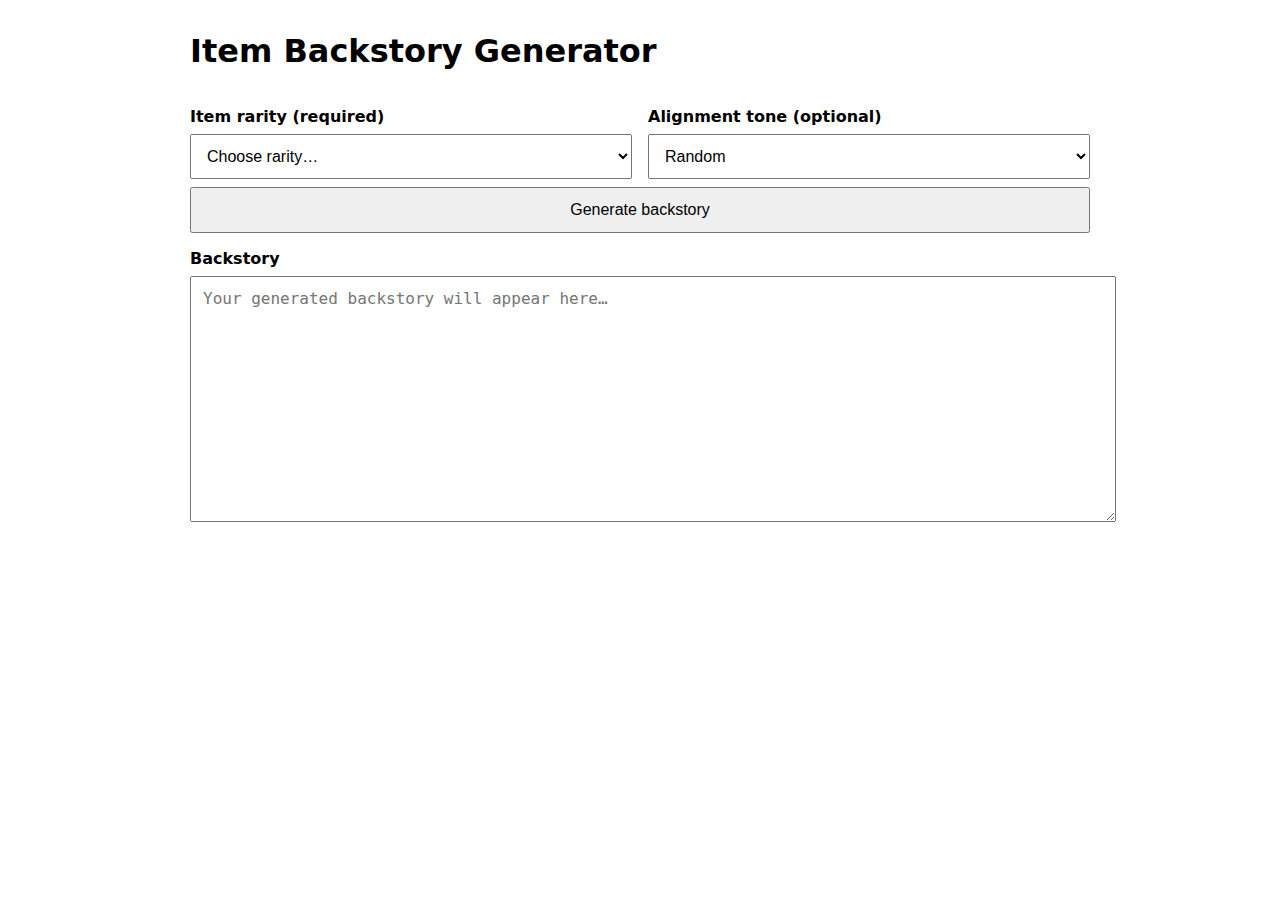
<file: item-backstory-generator/index.html>
<!doctype html>
<html lang="en">
<head>
  <meta charset="utf-8" />
  <meta name="viewport" content="width=device-width,initial-scale=1" />
  <title>D&D Item Backstory Generator</title>
  <link rel="stylesheet" href="css/styles.css" />
</head>
<body>
  <h1>Item Backstory Generator</h1>

  <div class="row">
    <div>
      <label for="rarity">Item rarity (required)</label>
      <select id="rarity" required>
        <option value="" selected disabled>Choose rarity…</option>
        <option>common</option>
        <option>uncommon</option>
        <option>rare</option>
        <option>very rare</option>
        <option>legendary</option>
      </select>
    </div>

    <div>
      <label for="tone">Alignment tone (optional)</label>
      <select id="tone">
        <option value="" selected>Random</option>
        <option value="LG">Lawful Good</option>
        <option value="NG">Neutral Good</option>
        <option value="CG">Chaotic Good</option>
        <option value="LN">Lawful Neutral</option>
        <option value="N">True Neutral</option>
        <option value="CN">Chaotic Neutral</option>
        <option value="LE">Lawful Evil</option>
        <option value="NE">Neutral Evil</option>
        <option value="CE">Chaotic Evil</option>
      </select>
    </div>
  </div>

  <button id="generate">Generate backstory</button>

  <label for="output">Backstory</label>
  <textarea id="output" readonly placeholder="Your generated backstory will appear here…"></textarea>

  <!-- Load data first, then logic -->
  <script src="js/data.js"></script>
  <script src="js/logic.js"></script>
</body>
</html>
</file>
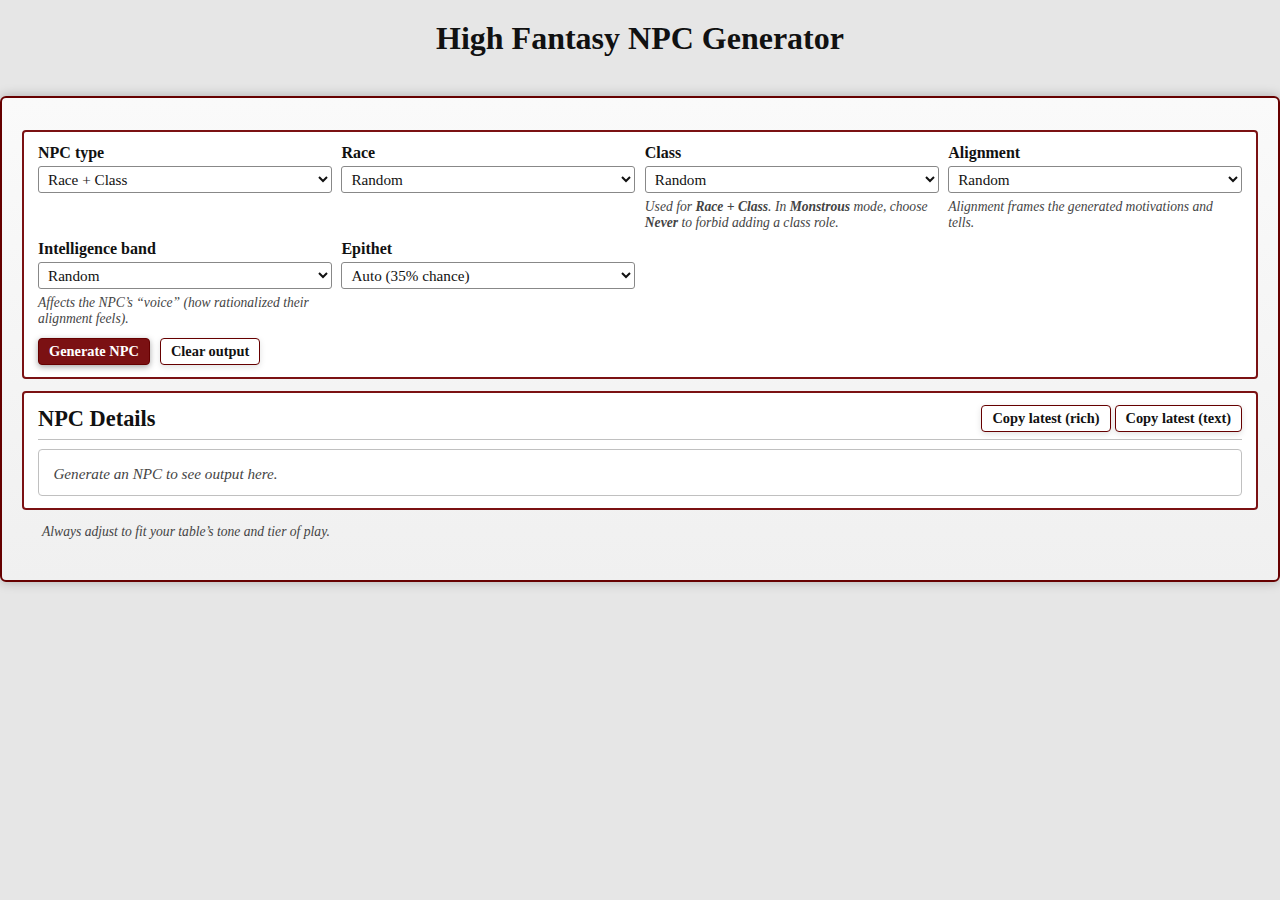
<file: npc-generator/index.html>
<!doctype html>
<html lang="en">
<head>
  <meta charset="utf-8" />
  <meta name="viewport" content="width=device-width,initial-scale=1" />
  <title>High Fantasy NPC Generator</title>
  <link rel="stylesheet" href="css/style.css" />
</head>
<body>
  <header class="site-header">
    <div class="container">
      <h1>High Fantasy NPC Generator</h1>
    </div>
  </header>

  <main class="container">
    <section class="panel">

      <div class="grid">
        <div class="field">
          <label for="npcTypeSelect">NPC type</label>
          <select id="npcTypeSelect">
              <option value="race_class">Race + Class</option>
              <option value="race_profession">Race + Profession</option>
              <option value="monstrous">Monstrous</option>
            </select>
            </div>
<div class="field" id="monsterRoleModeField" style="display:none;">
          <label for="monsterRoleMode">Monstrous role type</label>
          <select id="monsterRoleMode">
            <option value="class">Class</option>
            <option value="profession">Profession</option>
          </select>
          <div class="hint">Optional role for <b>Monstrous</b> NPCs. Choose Class or Profession, then set that dropdown to <b>Never</b> to generate a monster with no role.</div>
        </div>


        <div class="field" id="raceField">
          <label for="raceSelect">Race</label>
          <select id="raceSelect"></select>
        </div>

        <div class="field" id="classField">
          <label for="classSelect">Class</label>
          <select id="classSelect"></select>
          <div class="hint">Used for <b>Race + Class</b>. In <b>Monstrous</b> mode, choose <b>Never</b> to forbid adding a class role.</div>
        </div>

        <div class="field" id="professionField" style="display:none;">
          <label>Profession</label>

          <div class="stack">
            <div class="field-inline">
              <!-- <label class="small" for="professionCategorySelect">Profession category</label> -->
              <select id="professionCategorySelect"></select>
            </div>

            <div class="field-inline" id="professionSelectWrap" style="display:none;">
              <!-- <label class="small" for="professionSelect">Profession</label> -->
              <select id="professionSelect"></select>
            </div>

            <div id="professionDetails" class="details" style="display:none;"></div>
          </div>

          <div class="hint">
            Choose a category to browse professions. If you leave the profession as “Random”, the generator will pick a random profession from that category (or from any category if you selected “Any category”).
            In <b>Monstrous</b> mode, choose <b>Never</b> to forbid adding a profession role.
          </div>
        </div>

        <div class="field" id="alignmentField">
          <label for="alignmentSelect">Alignment</label>
          <select id="alignmentSelect"></select>
          <div class="hint">Alignment frames the generated motivations and tells.</div>
        </div>

        <div class="field" id="intelligenceField">
          <label for="intelligenceSelect">Intelligence band</label>
          <select id="intelligenceSelect"></select>
          <div class="hint">Affects the NPC’s “voice” (how rationalized their alignment feels).</div>
        </div>

        <div class="field" id="monsterField" style="display:none;">
          <label for="monsterSelect">Monstrous creature</label>
          <select id="monsterSelect"></select>
          <div class="hint">Monstrous NPCs keep their standard alignment and intelligence.</div>
        </div>

        <div class="field">
          <label for="epithetMode">Epithet</label>
          <select id="epithetMode">
            <option value="auto" selected>Auto (35% chance)</option>
            <option value="always">Always</option>
            <option value="never">Never</option>
          </select>
        </div>
      </div>

      <div class="actions">
        <button id="generateBtn" class="primary" type="button">Generate NPC</button>
        <button id="clearBtn" type="button">Clear output</button>
      </div>
    </section>

    <section class="panel">
      <div class="panel-header">
        <h2>NPC Details</h2>
        <div class="panel-actions">
          <button id="copyLatestBtn" type="button">Copy latest (rich)</button>
          <button id="copyLatestTextBtn" type="button">Copy latest (text)</button>
        </div>
      </div>

      <div id="output" class="output">
        <div class="empty">Generate an NPC to see output here.</div>
      </div>
      <div id="toast" class="toast" role="status" aria-live="polite"></div>
    </section>

    <footer class="footer">
      <p>
        <i>Always adjust to fit your table’s tone and tier of play.</i>
      </p>
    </footer>
  </main>

  <script src="js/app.js"></script>
</body>
</html>
</file>
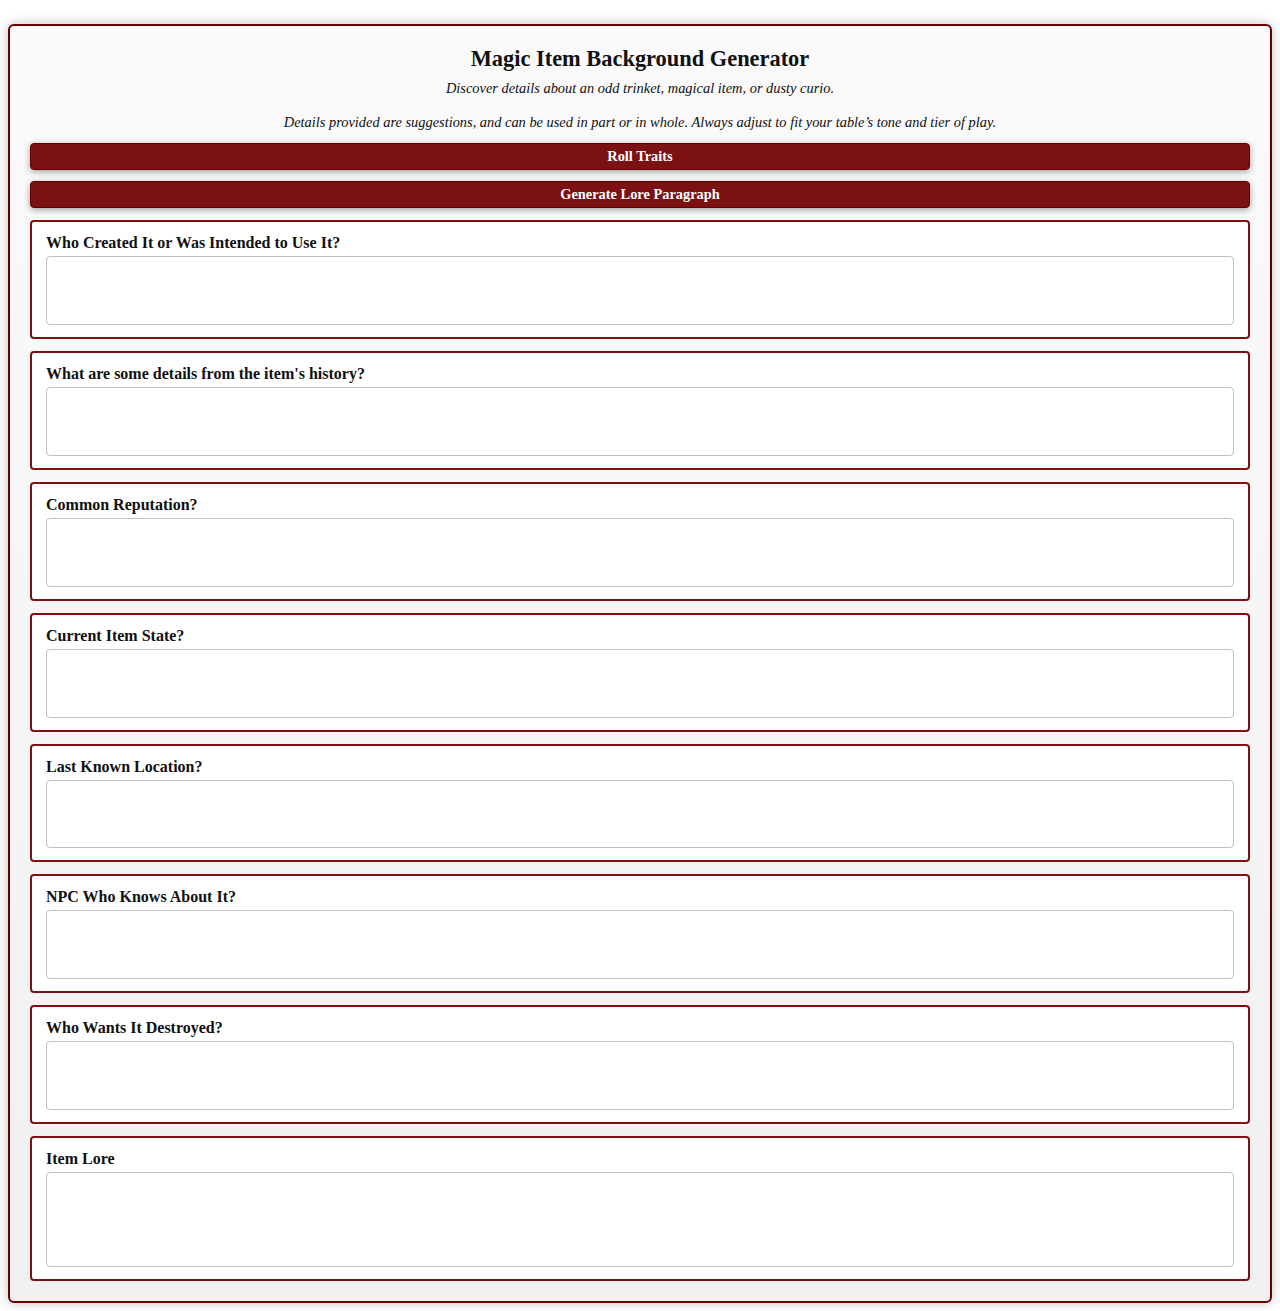
<file: item-backstory-generator.html>
<!doctype html>
<html lang="en">
    <head>
        <meta charset="UTF-8" />
        <title>Magic Item Backstory Generator</title>
        <style>
            /* Outer parchment card – same feel as #reagent-generator */
            #item-lore-generator.parchment-table {
                font-family: "Garamond", "Georgia", serif;
                color: #111;
                padding: 20px;
                border: 2px solid #660000;
                border-radius: 6px;
                max-width: 1550px;
                margin: 1.5rem auto 0;
                background: linear-gradient(180deg, #fafafa 0%, #f0f0f0 100%);
                box-shadow: 0 0 12px rgba(0, 0, 0, 0.25);
            }

            #item-lore-generator h2 {
                margin: 0 0 0.5rem;
                font-size: 1.4rem;
                text-align: center;
            }

            #item-lore-generator p.note {
                margin: 0 0 0.75rem;
                font-size: 0.9rem;
                font-style: italic;
                text-align: center;
            }

            #item-lore-generator .small {
                font-size: 0.85rem;
                font-style: italic;
                color: #444;
                margin-top: 0.75rem;
            }

            /* Inner “rules text” panels */
            #item-lore-generator .lg-panel {
                border: 2px solid #7b1113;
                background: #ffffff;
                padding: 12px 14px;
                border-radius: 4px;
                margin-top: 0.75rem;
            }

            #item-lore-generator .lg-section-title {
                font-weight: bold;
                margin-bottom: 0.25rem;
            }

            /* Buttons – cloned from .rg-button style */
            #item-lore-generator .lg-button {
                display: block;
                width: 100%;
                padding: 4px 10px;
                border-radius: 4px;
                border: 1px solid #660000;
                cursor: pointer;
                font-size: 0.9rem;
                font-weight: 600;
                font-family: inherit;
                background: #7b1113;
                color: #fff;
                box-shadow: 0 2px 6px rgba(0, 0, 0, 0.35);
                transition:
                    background 0.1s ease-out,
                    box-shadow 0.1s ease-out,
                    transform 0.05s ease-out;
                margin: 0 0 0.7rem;
            }

            #item-lore-generator .lg-button:hover {
                background: #990000;
                box-shadow: 0 4px 10px rgba(0, 0, 0, 0.45);
                transform: translateY(-1px);
            }

            #item-lore-generator .lg-button:active {
                transform: translateY(0);
                box-shadow: 0 2px 6px rgba(0, 0, 0, 0.35);
            }

            /* Output card blocks – match #rg-card */
            #item-lore-generator .lg-card {
                border-radius: 4px;
                border: 1px solid #c0c0c0;
                padding: 0.9rem 0.9rem 0.8rem;
                background: #ffffff;
                font-size: 0.9rem;
                margin-top: 0.25rem;
            }

            #item-lore-generator .lg-card p {
                margin: 0.5rem 0;
                line-height: 1.45;
            }

            #item-lore-generator .lg-output {
                margin: 0.25rem 0;
                min-height: 2.2em;
                white-space: pre-wrap;
            }

            #item-lore-generator .lg-output.lg-lore {
                min-height: 4em;
            }

            #item-lore-generator .lg-meta {
                margin-top: 0.25rem;
                font-size: 0.82rem;
                font-style: italic;
                color: #555;
            }

            @media (max-width: 700px) {
                #item-lore-generator.parchment-table {
                    padding: 14px;
                }
            }
        </style>
    </head>
    <body>
        <div id="item-lore-generator" class="parchment-table">
            <h2>Magic Item Background Generator</h2>
            <p class="note">
                Discover details about an odd trinket, magical item, or dusty curio.
                <br />
                <br />
                Details provided are suggestions, and can be used in part or in whole. Always adjust to fit your table’s
                tone and tier of play.
            </p>

            <button id="rollTraitsBtn" class="lg-button">Roll Traits</button>
            <button id="generateLoreBtn" class="lg-button">Generate Lore Paragraph</button>

            <!-- Q1: Creator / Intended User -->
            <div class="lg-panel">
                <div class="lg-section-title">Who Created It or Was Intended to Use It?</div>
                <div class="lg-card">
                    <div id="originOutput" class="lg-output"></div>
                    <div id="metaOutput" class="lg-meta"></div>
                </div>
            </div>

            <!-- Q2: History -->
            <div class="lg-panel">
                <div class="lg-section-title">What are some details from the item's history?</div>
                <div class="lg-card">
                    <div id="historyOutput" class="lg-output"></div>
                </div>
            </div>

            <!-- Public Reputation -->
            <div class="lg-panel">
                <div class="lg-section-title">Common Reputation?</div>
                <div class="lg-card">
                    <div id="reputationOutput" class="lg-output"></div>
                </div>
            </div>

            <!-- Current Power State -->
            <div class="lg-panel">
                <div class="lg-section-title">Current Item State?</div>
                <div class="lg-card">
                    <div id="powerStateOutput" class="lg-output"></div>
                </div>
            </div>

            <!-- Q3: Location -->
            <div class="lg-panel">
                <div class="lg-section-title">Last Known Location?</div>
                <div class="lg-card">
                    <div id="locationOutput" class="lg-output"></div>
                </div>
            </div>

            <!-- Q4: NPC -->
            <div class="lg-panel">
                <div class="lg-section-title">NPC Who Knows About It?</div>
                <div class="lg-card">
                    <div id="witnessOutput" class="lg-output"></div>
                </div>
            </div>

            <!-- Who Wants It Destroyed -->
            <div class="lg-panel">
                <div class="lg-section-title">Who Wants It Destroyed?</div>
                <div class="lg-card">
                    <div id="destroyerOutput" class="lg-output"></div>
                </div>
            </div>

            <!-- Combined Lore -->
            <div class="lg-panel">
                <div class="lg-section-title">Item Lore</div>
                <div class="lg-card">
                    <div id="loreOutput" class="lg-output lg-lore"></div>
                </div>
            </div>
        </div>

        <script>
            (function () {
                "use strict";

                // ---------------------------
                //  DATA: CREATORS / COMMISSIONERS
                // ---------------------------

                const CREATORS_COMMISSIONERS = {
                    good: [
                        {
                            //Generic good-aligned commissioner, all tags good tone
                            id: "paladin",
                            type: "class",
                            size: "single",
                            noun: "paladin",
                            isCreator: false,
                            tags: ["celestial", "duty", "courage"],
                        },
                        {
                            // Generic good-aligned creator, all tags good tone
                            id: "deva",
                            type: "npc",
                            size: "single",
                            noun: "deva",
                            isCreator: true,
                            tags: ["celestial", "protection", "wisdom"],
                        },
                        {
                            // Artisan guild commissioner, good / neutral tone mix
                            id: "artisan_guild",
                            type: "npc",
                            size: "group",
                            noun: "artisan guild",
                            isCreator: false,
                            tags: ["commerce", "craft", "travel"],
                        },
                        {
                            // Good wizard council creator, good / neutral tone mix
                            id: "wizard_conclavel_arcane_study",
                            type: "class",
                            size: "group",
                            noun: "wizard council",
                            isCreator: true,
                            tags: ["arcane", "knowledge", "wisdom"],
                        },
                        {
                              // Academic wizard council creator, all tags neutral tone
                              id: "wizard_council_arcane_research",
                              type: "class",
                              size: "group",
                              noun: "wizard council",
                              isCreator: true,
                              tags: ["arcane", "knowledge", "craft"],
                        },
                        {
                              // Esoteric wizard cabal creator, all tags neutral tone
                              id: "wizard_council_eldritch_studies",
                              type: "class",
                              size: "group",
                              noun: "wizard cabal",
                              isCreator: true,
                              tags: ["arcane", "knowledge", "eldritch"],
                        },
                        {
                              // Artisan guild commissioner, all tags neutral tone
                              id: "artisan_guild_masterwork",
                              type: "npc",
                              size: "group",
                              noun: "artisan guild",
                              isCreator: true,
                              tags: ["craft", "trade", "travel"],
                        },
                        {
                              // Good creator fallen relic, (good tags < evil tags) item corrupted
                              id: "oathbound_paladin_fallen_relic",
                              type: "class",
                              size: "single",
                              noun: "paladin",
                              isCreator: true,
                              tags: ["duty", "fear", "corruption"],
                        },
                        {
                            id: pious_healing_cleric,
                            type: "class",
                            size: "single",
                            noun: "traveling healer",
                            isCreator: true,
                            tags: ["healing", "mercy", "travel"],
                        },
                      
                        // ADD MORE GOOD-ALIGNED CREATORS/COMMISSIONERS HERE
                    ],
                    evil: [
                        {
                            // Generic evil paladin creator, all tags evil tone
                            id: "fallen_paladin",
                            type: "class",
                            size: "single",
                            noun: "oathbreaker paladin",
                            isCreator: true,
                            tags: ["profane", "war", "fear"],
                        },
                        {
                            // Classic hag coven creator, (neutral tags < evil tags) evil wins
                            id: "hag_coven",
                            type: "npc",
                            size: "group",
                            noun: "hag coven",
                            isCreator: true,
                            tags: ["deceit", "corruption", "eldritch"],
                        },
                        {
                            // Evil-aligned criminal commissioner, all tags evil tone
                            id: "thieves_guild",
                            type: "npc",
                            size: "group",
                            noun: "thieves' guild",
                            isCreator: false,
                            tags: ["criminal", "corruption", "deceit"],
                        },
                        {
                            // Strong evil creator, all tags evil tone
                            id: "lich",
                            type: "npc",
                            size: "single",
                            noun: "lich",
                            isCreator: true,
                            tags: ["fear", "corruption", "domination"],
                        },
                        {
                            // Evil creator of a neutral tool, all neutral tags
                            id: "vile_cabal_archive",
                            type: "npc",
                            size: "group",
                            noun: "vile cabal",
                            isCreator: true,
                            tags: ["arcane", "knowledge", "trade"]
                        },
                        {
                            // Evil creator of neutral tool, all neutral tags
                            id: "thieves_consortium_broker_tool",
                            type: "npc",
                            size: "group",
                            noun: "thieves’ consortium",
                            isCreator: false,
                            tags: ["trade", "craft", "arcane"]
                        },
                        {
                            // Evil creator of sanctified item, ( evil tags < good tags) item sanctified
                            id: "warlock_battle_relic",
                            type: "class",
                            size: "single",
                            noun: "warlock",
                            isCreator: true,
                            tags: ["war", "protection", "duty"]
                        }
                      
                        // ADD MORE EVIL-ALIGNED CREATORS/COMMISSIONERS HERE
                    ],
                };

                const ALIGNMENT_AXES = ["good", "evil"];

                function pickRandomOriginAxis() {
                    return ALIGNMENT_AXES[Math.floor(Math.random() * ALIGNMENT_AXES.length)];
                }

                function pickCreatorForAxis(axis) {
                    const pool = CREATORS_COMMISSIONERS[axis];
                    if (!pool || pool.length === 0) return null;
                    return randomFrom(pool);
                }

                // ---------------------------
                //  DATA: TAG TONES
                // ---------------------------

                const TAG_DEFINITIONS = {
                    // good-leaning tags
                    duty: { tone: "good" },
                    courage: { tone: "good" },
                    protection: { tone: "good" },
                    wisdom: { tone: "good" },
                    healing: { tone: "good" },
                    mercy: { tone: "good" },
                    celestial: { tone: "good" },
                    commerce: { tone: "good" },

                    // neutral tags
                    arcane: { tone: "neutral" },
                    knowledge: { tone: "neutral" },
                    craft: { tone: "neutral" },
                    travel: { tone: "neutral" },
                    forest: { tone: "neutral" },
                    trade: { tone: "neutral" },
                    eldritch: { tone: "neutral" },
                  
                    // evil-leaning tags
                    corruption: { tone: "evil" },
                    fear: { tone: "evil" },
                    domination: { tone: "evil" },
                    deceit: { tone: "evil" },
                    profane: { tone: "evil" },
                    criminal: { tone: "evil" },
                    war: { tone: "evil" },

                    // ADD MORE TAG DEFINITIONS HERE
                };

                function getTagToneStats(tags) {
                    const stats = { good: 0, evil: 0, neutral: 0 };
                    for (let i = 0; i < tags.length; i++) {
                        const t = tags[i];
                        const tone = TAG_DEFINITIONS[t]?.tone || "neutral";
                        stats[tone]++;
                    }
                    return stats;
                }

                function inferDominantTagTone(tags) {
                    const stats = getTagToneStats(tags);
                    if (stats.good > stats.evil) return "good";
                    if (stats.evil > stats.good) return "evil";
                    return "neutral";
                }

                // ---------------------------
                //  ITEM ALIGNMENT & STATE
                // ---------------------------

                function determineItemAlignment(originAxis, tags) {
                    const dominantTone = inferDominantTagTone(tags);

                    if (dominantTone === "neutral") {
                        return {
                            itemAxis: originAxis,
                            itemState: "aligned",
                        };
                    }

                    if (dominantTone === originAxis) {
                        return {
                            itemAxis: originAxis,
                            itemState: "aligned",
                        };
                    }

                    if (originAxis === "good" && dominantTone === "evil") {
                        return {
                            itemAxis: "evil",
                            itemState: "corrupted",
                        };
                    }

                    if (originAxis === "evil" && dominantTone === "good") {
                        return {
                            itemAxis: "good",
                            itemState: "sanctified",
                        };
                    }

                    return {
                        itemAxis: originAxis,
                        itemState: "aligned",
                    };
                }

                // ---------------------------
                //  MOTIVATIONS BY TAG & ORIGIN AXIS
                // ---------------------------

                const TAG_MOTIVATIONS = {
                    good: {
                        duty: [
                            "to honor a sacred oath", 
                            "to fulfill a solemn vow",
                        ],
                        courage: [
                            "to arm a champion against the coming darkness",
                            "to give strength to those who stand their ground",
                        ],
                        protection: [
                            "to shield the innocent from harm",
                            "to guard those who could not guard themselves",
                        ],
                        commerce: [
                            "to reward faithful service with more than coin",
                            "as a masterwork commission for a trusted patron",
                        ],
                        wisdom: [
                            "to guide the worthy with quiet insight",
                            "to preserve hard-won wisdom in steel and spell",
                        ],
                        celestial: [
                            "to mete out divine justice", 
                            "to fulfill divine prophecy"
                        ],
                        healing: [
                            "to heal the infirmed",
                            "to restore they body and soul"
                        ],
                        
                      // ADD MORE GOOD-AXIS TAG MOTIVATIONS HERE
                      
                      _fallback: [
                            "to aid those who stand against tyranny",
                            "to serve a cause greater than any one bearer",
                        ],
                    },
                    neutral: {
                        arcane: [
                            "to explore the boundaries of practical spellcraft",
                            "to test theories that could not be proven on parchment alone",
                            "to serve as a stable vessel for volatile magical forces",
                        ],
                        knowledge: [
                            "to preserve discoveries too dangerous to forget",
                            "to serve as a record of hard-won insight",
                            "to anchor secrets that would otherwise be lost to time",
                        ],
                        craft: [
                            "to demonstrate a new technique or material",
                            "to push the limits of mortal workmanship",
                            "to prove that mortal hands can shape wonders",
                            "as a testament to unmatched craftsmanship",
                            "as the culmination of a master artisan’s life work",
                        ],
                        travel: [
                            "to survive roads no ordinary tool could endure",
                            "to chart passages thought unreachable",
                            "to aid long and perilous journeys",
                            "to see its bearer safely through distant roads",
                            "to accompany expeditions beyond the edges of reliable maps",
                        ],
                        trade: [
                            "to secure favorable exchanges across hostile borders",
                            "to stabilize commerce in regions where coin alone is not trusted",
                            "to act as a guarantor in dealings too large for promises alone",
                        ],
                        forest: [
                            "to harmonize mortal industry with untamed land",
                            "to observe how crafted magic ages in wild places",
                            "to bridge the work of civilization and the patience of nature",
                            "to act as an aide for those who preserve the natural balance",
                        ],
                        eldritch: [
                            "to study forces that resist ordinary classification",
                            "to anchor phenomena that cannot safely exist unaided",
                            "to observe what happens when reason is bent, but not quite broken",
                            "to anchor a fragment of something impossible",
                            "to bind powers no sane mind would willingly call upon",
                        ],

                        // ADD MORE NEUTRAL TAG MOTIVATIONS HERE
                      
                        _fallback: [
                            "to serve a purpose best left unnamed in formal records",
                            "to fulfill a design understood only by its original makers",
                            "to test a theory whose consequences were deliberately left uncertain",
                        ],
                    },
                  evil: {
                        war: [
                            "to crush the defiant in a bloody, brutal war", 
                            "to butcher every foe on the field of battle"
                        ],
                        fear: [
                            "to spread paralyzing terror wherever it appears",
                            "so that its very name would make the boldest tremble",
                        ],
                        deceit: [
                            "to turn allies against each other",
                            "to ensure that lies would cut as sharply as any blade",
                        ],
                        corruption: [
                            "to taint whatever it touches", 
                            "to slowly twist hearts and hopes alike"
                        ],
                        domination: [
                            "to bend will and flesh to a single cruel purpose",
                            "to remind the world who wields true power",
                        ],
                        criminal: [
                            "to tilt every deal and every heist in their favor",
                            "to confound and frustrate every lawful obstacle",
                        ],
                        
                      // ADD MORE EVIL-AXIS TAG MOTIVATIONS HERE
                        _fallback: [
                            "to further their own ruthless ambitions",
                            "to remake the world in their own grim image",
                        ],
                    },
                };

                function buildMotivationClause(originAxis, tags) {
                    // 1. Try origin-aligned moral motivations first
                    const axisTable = TAG_MOTIVATIONS[originAxis] || {};
                    for (let tag of tags) {
                        if (axisTable[tag]) return randomFrom(axisTable[tag]);
                    }

                    // 2. Try neutral motivations second
                    const neutralTable = TAG_MOTIVATIONS.neutral || {};
                    for (let tag of tags) {
                        if (neutralTable[tag]) return randomFrom(neutralTable[tag]);
                    }

                    // 3. Fallback
                    const fallback = axisTable._fallback ||
                        neutralTable._fallback || [
                            originAxis === "good"
                                ? "to aid those who stand against the darkness"
                                : "to further their own ruthless ambitions",
                        ];

                    return randomFrom(fallback);
                }

                // ---------------------------
                //  TEXT HELPERS
                // ---------------------------

                function randomFrom(arr) {
                    return arr[Math.floor(Math.random() * arr.length)];
                }

                function aOrAn(phrase) {
                    const word = phrase.trim().toLowerCase();
                    const first = word[0];
                    return "aeiou".includes(first) ? "An" : "A";
                }

                const RACE_ADJECTIVES = [
                    "human",
                    "elven",
                    "half-elven",
                    "dwarven",
                    "dragonborn",
                    "tiefling",
                    "halfling",
                    "gnome",
                    "half-orc"
                    // ADD MORE RACE ADJECTIVES HERE IF DESIRED
                ];

                function buildSubjectNoun(creator) {
                    let base = creator.noun;

                    if (creator.type === "class" && Math.random() < 0.6) {
                        const race = randomFrom(RACE_ADJECTIVES);
                        base = race + " " + creator.noun;
                    }

                    const article = aOrAn(base);
                    return article + " " + base;
                }

                // ---------------------------
                //  TRANSFORMATION CAUSES
                // ---------------------------

                const CORRUPTION_CAUSES = [
                    {
                        id: "fallen_bearer",
                        tone: "woe",
                        kind: "corruption",
                        summaryTemplates: [
                            "Its fall began when its last celebrated bearer broke their vows, and the item’s magic darkened in answer to that betrayal.",
                            "A once-honored champion turned traitor while wielding the item, and their fall stained its power.",
                            "The item’s purpose curdled when the hero who bore it chose cruelty over mercy at a pivotal moment.",
                        ],
                        hooks: {
                            linkedToNotoriousIndividual: true,
                            linkedToNotoriousGroup: false,
                            eventOfWeal: false,
                            eventOfWoe: true,
                            thoughtLostOrDestroyed: true,
                            activelySoughtByNotorious: true,
                            hasRumors: true,
                            hasProphecy: false,
                        },
                    },
                    {
                        id: "bargain_with_darkness",
                        tone: "woe",
                        kind: "corruption",
                        summaryTemplates: [
                            "In a moment of fear and desperation, a keeper of the item bargained with darker powers through it, and the bargain never fully released its grip.",
                            "Someone used the item as the focus of a forbidden pact, and the magic that answered warped it from within.",
                            "The item was offered up as collateral in a blasphemous bargain, and the patron’s influence seeped into it.",
                        ],
                        hooks: {
                            linkedToNotoriousIndividual: true,
                            linkedToNotoriousGroup: true,
                            eventOfWeal: false,
                            eventOfWoe: true,
                            thoughtLostOrDestroyed: false,
                            activelySoughtByNotorious: true,
                            hasRumors: true,
                            hasProphecy: true,
                        },
                    },
                    {
                        id: "catastrophic_ritual",
                        tone: "woe",
                        kind: "corruption",
                        summaryTemplates: [
                            "A grand ritual meant for protection or healing went catastrophically wrong, and the backlash twisted the item at its heart.",
                            "It served as the anchor of a warding rite that failed, drinking in the unleashed harm instead of turning it aside.",
                            "The item survived a magical disaster that shattered an entire sanctum, absorbing fragments of the unleashed horror.",
                        ],
                        hooks: {
                            linkedToNotoriousIndividual: false,
                            linkedToNotoriousGroup: true,
                            eventOfWeal: false,
                            eventOfWoe: true,
                            thoughtLostOrDestroyed: true,
                            activelySoughtByNotorious: false,
                            hasRumors: true,
                            hasProphecy: false,
                        },
                    },
                    // ADD MORE CORRUPTION CAUSES HERE
                ];

                const SANCTIFICATION_CAUSES = [
                    {
                        id: "rite_of_cleansing",
                        tone: "weal",
                        kind: "sanctification",
                        summaryTemplates: [
                            "After its crimes became known, it was subjected to a long and perilous rite of cleansing that burned away much of its original malice.",
                            "A circle of devoted clergy worked a slow purification upon the item, unraveling layer after layer of its corruption.",
                            "In a hidden shrine, patient rites of contrition and renewal gradually redirected the item’s power toward gentler ends.",
                        ],
                        hooks: {
                            linkedToNotoriousIndividual: false,
                            linkedToNotoriousGroup: true,
                            eventOfWeal: true,
                            eventOfWoe: false,
                            thoughtLostOrDestroyed: false,
                            activelySoughtByNotorious: true,
                            hasRumors: true,
                            hasProphecy: true,
                        },
                    },
                    {
                        id: "martyrs_blood",
                        tone: "weal",
                        kind: "sanctification",
                        summaryTemplates: [
                            "When a martyr fell defending the helpless, their blood soaked into the item and rewrote some part of its purpose.",
                            "A final selfless sacrifice wielding the item against overwhelming odds left a permanent mark of grace upon it.",
                            "The last stand of a defender who refused to use the item for cruelty transformed the way its magic answers the world.",
                        ],
                        hooks: {
                            linkedToNotoriousIndividual: true,
                            linkedToNotoriousGroup: false,
                            eventOfWeal: true,
                            eventOfWoe: true,
                            thoughtLostOrDestroyed: true,
                            activelySoughtByNotorious: true,
                            hasRumors: true,
                            hasProphecy: false,
                        },
                    },
                    {
                        id: "claimed_by_higher_power",
                        tone: "weal",
                        kind: "sanctification",
                        summaryTemplates: [
                            "A higher power laid quiet claim to the item, slowly overwriting its cruel design with a new, protective bent.",
                            "It was seized and repurposed by a patron of light, who bent its workings toward defense rather than domination.",
                            "The item was taken into the custody of a sacred order, and over generations its nature shifted under their stewardship.",
                        ],
                        hooks: {
                            linkedToNotoriousIndividual: false,
                            linkedToNotoriousGroup: true,
                            eventOfWeal: true,
                            eventOfWoe: false,
                            thoughtLostOrDestroyed: false,
                            activelySoughtByNotorious: false,
                            hasRumors: true,
                            hasProphecy: true,
                        },
                    },
                    // ADD MORE SANCTIFICATION CAUSES HERE
                ];

                function pickTransformationDetails(itemState, originAxis, itemAxis, creator) {
                    if (itemState === "corrupted") {
                        const cause = randomFrom(CORRUPTION_CAUSES);
                        const summary = randomFrom(cause.summaryTemplates);
                        return {
                            id: cause.id,
                            kind: cause.kind,
                            tone: cause.tone,
                            summary: summary,
                            hooks: cause.hooks,
                        };
                    }

                    if (itemState === "sanctified") {
                        const cause = randomFrom(SANCTIFICATION_CAUSES);
                        const summary = randomFrom(cause.summaryTemplates);
                        return {
                            id: cause.id,
                            kind: cause.kind,
                            tone: cause.tone,
                            summary: summary,
                            hooks: cause.hooks,
                        };
                    }

                    return null;
                }

                // ---------------------------
                //  CREATOR SENTENCE GENERATION (Q1)
                // ---------------------------

                function buildCreatorSentences(originAxis, itemAxis, itemState, creator) {
                    const subject = buildSubjectNoun(creator);
                    const motivation = buildMotivationClause(originAxis, creator.tags);

                    let sentence1;
                    if (creator.isCreator) {
                        sentence1 = subject + " crafted this item " + motivation + ".";
                    } else {
                        sentence1 = subject + " commissioned this item " + motivation + ".";
                    }

                    const STATE_SENTENCE2 = {
                        aligned: {
                            good: {
                                single: [
                                    "Those who know the tale say a trace of their quiet resolve still clings to its magic.",
                                    "It is said the creator’s original hope yet lingers within its enchantment.",
                                    "The item still answers as it was first intended, faithful to its original cause.",
                                ],
                                group: [
                                    "Even now, old stories speak of their shared purpose woven into every line and edge of the design.",
                                    "Their collective intent is said to linger, bound into the item like a solemn oath.",
                                    "The cooperation that forged it is still felt whenever its power is called upon.",
                                ],

                                // NEW: good-aligned creator with NEUTRAL tag tone
                                neutralOverride: {
                                    single: [
                                        "Its magic bears the quiet mark of careful study rather than zeal, shaped more by method than by creed.",
                                        "Those who examine it closely sense deliberate restraint rather than moral urgency in its making.",
                                        "It carries the signature of a mind focused on precision, not righteousness.",
                                    ],
                                    group: [
                                        "Their shared intent was methodical rather than devotional, and that deliberate care still shapes the item’s response.",
                                        "The item reflects collective scholarship more than shared belief, its design guided by consensus and testing.",
                                        "It bears the quiet weight of committee work, peer review, and slow refinement.",
                                    ],
                                },
                            },
                            evil: {
                                single: [
                                    "Those who remember the story insist that a fragment of their malice still stirs within it.",
                                    "It is whispered that the maker’s cruelty yet murmurs in the depths of its magic.",
                                    "The item still bears the unmistakable signature of its creator’s dark will.",
                                ],
                                group: [
                                    "Whispers claim their cruel intent soaked into the item and never truly faded.",
                                    "Their shared malice lingers like a stain that no age has yet washed clean.",
                                    "The united wicked purpose that birthed it is said to echo within its power.",
                                ],

                                // NEW: evil-aligned creator with NEUTRAL tag tone
                                neutralOverride: {
                                    single: [
                                        "Its construction was driven by cold utility rather than cruelty, though the maker’s reputation still shadows it.",
                                        "Those who study it suspect a practical hand at work, not a sadistic one.",
                                        "Whatever the creator’s sins elsewhere, this item reflects calculation, not malice.",
                                    ],
                                    group: [
                                        "The group’s motives here appear pragmatic rather than vicious, bound by shared advantage instead of shared hatred.",
                                        "Though their broader legacy is grim, the making of this item seems to have been guided by expedience, not spite.",
                                        "In this case, cooperation revolved around profit and leverage rather than open cruelty.",
                                    ],
                                },
                            },
                        },

                        corrupted: {
                            single: [
                                "Yet over time, its original purpose was bent and darkened, until the magic within no longer served the vows that first shaped it.",
                                "Some calamity warped the item’s original intent, turning a once-noble creation toward darker ends.",
                                "What was meant for good was slowly poisoned by forces the creator never foresaw.",
                            ],
                            group: [
                                "In the years that followed, the ideals of its makers were eroded and twisted, until the item answered to darker purposes altogether.",
                                "A shared tragedy or betrayal corrupted the magic they once unified around, reshaping the artifact into something grim.",
                                "The harmony that first empowered it gave way to corruption, and the item remembers that fall more clearly than its birth.",
                            ],
                        },

                        sanctified: {
                            single: [
                                "In time, however, powers of light claimed it, reshaping its purpose in quiet defiance of the will that first forged it.",
                                "Through trial, prayer, or sacrifice, its dark origin was overwritten by a gentler calling.",
                                "Though born of wicked hands, the item was later turned toward mercy and light.",
                            ],
                            group: [
                                "Through long effort and shared sacrifice, its cruel origins were scoured away and replaced with new purpose.",
                                "What the group made for darkness was later unmade and reforged in the image of redemption.",
                                "The united wicked will that shaped it was ultimately overturned by a higher, brighter calling.",
                            ],
                        },
                    };

                    let sentence2;

                    if (itemState === "aligned") {
                        // NEW: detect dominant tag tone
                        const dominantTone = inferDominantTagTone(creator.tags); // "good" | "evil" | "neutral"

                        const alignedBlock = STATE_SENTENCE2.aligned[originAxis];
                        const neutralOverride =
                            dominantTone === "neutral" &&
                            alignedBlock &&
                            alignedBlock.neutralOverride &&
                            alignedBlock.neutralOverride[creator.size];

                        if (neutralOverride) {
                            // NEW: use neutral override when all tags resolve to neutral
                            sentence2 = randomFrom(alignedBlock.neutralOverride[creator.size]);
                        } else {
                            // existing behavior
                            sentence2 = randomFrom(STATE_SENTENCE2.aligned[originAxis][creator.size]);
                        }
                    } else if (itemState === "corrupted") {
                        sentence2 = randomFrom(STATE_SENTENCE2.corrupted[creator.size]);
                    } else if (itemState === "sanctified") {
                        sentence2 = randomFrom(STATE_SENTENCE2.sanctified[creator.size]);
                    } else {
                        sentence2 =
                            "Over the years, its true nature has grown tangled in conflicting tales and half-remembered prayers.";
                    }

                    return sentence1 + " " + sentence2;
                }

                // ---------------------------
                //  Q1: generateCreatorOrigin()
                // ---------------------------

                function generateCreatorOrigin() {
                    const originAxis = pickRandomOriginAxis();
                    const creator = pickCreatorForAxis(originAxis);

                    if (!creator) {
                        return {
                            originAxis: originAxis,
                            itemAxis: originAxis,
                            itemState: "aligned",
                            creator: null,
                            text: "No suitable creator or commissioner could be found.",
                            transformation: null,
                        };
                    }

                    const alignmentInfo = determineItemAlignment(originAxis, creator.tags);
                    const itemAxis = alignmentInfo.itemAxis;
                    const itemState = alignmentInfo.itemState;
                    const text = buildCreatorSentences(originAxis, itemAxis, itemState, creator);

                    const transformation = pickTransformationDetails(itemState, originAxis, itemAxis, creator);

                    return {
                        originAxis: originAxis,
                        itemAxis: itemAxis,
                        itemState: itemState,
                        creator: creator,
                        text: text,
                        transformation: transformation,
                    };
                }

                // ---------------------------
                //  Q2 VARIATIONS
                // ---------------------------

                const HISTORY_OPENERS = {
                    goodAligned: [
                        "Over the years, the item passed through worthy hands, appearing at the edges of stories about hard-won victories and narrow escapes.",
                        "In old chronicles, the item appears whenever desperate defenses somehow held just long enough for help to arrive.",
                        "Ballads and battle accounts alike mention the item in passing, often at moments when courage refused to yield.",
                    ],
                    evilAligned: [
                        "In most accounts, the item surfaces in the wake of misfortune, its presence marking moments when events took a darker turn.",
                        "Tax records, casualty lists, and hushed confessions alike place the item near calamities no one wishes to revisit.",
                        "Wherever rumors of sudden ruin collect, the item’s name is never far behind, like a stain that will not wash out.",
                    ],
                };

                const EVENT_SENTENCES = {
                    both: [
                        "Chroniclers argue whether it brought more salvation or suffering in the end, for it turned the tide of blessings and disasters in equal measure.",
                        "Debates in lecture halls and taverns alike circle back to the same puzzle: did the item save more lives than it cost?",
                        "Some claim the item merely magnifies what is already present, pointing to a history filled with both miracles and catastrophes.",
                    ],
                    weal: [
                        "Those who study old campaigns credit the item with turning the tide of at least one desperate battle in favor of the innocent.",
                        "Records of near-impossible victories often include a curious note about an unnamed relic that shone brighter when hope was fading.",
                        "Local legends attribute an unlikely number of last-minute rescues and reversals of fortune to the item’s quiet influence.",
                    ],
                    woe: [
                        "In hushed tones, historians blame it for at least one tragedy that scarred an entire region.",
                        "Discreet reports link the item to disasters that official records prefer to call ‘unavoidable’ or ‘unforeseen’.",
                        "Whenever people mutter about towns that vanished or armies that broke without warning, the item’s name eventually surfaces.",
                    ],
                };

                const FATE_SENTENCES = {
                    lostAndSought: [
                        "For a long span it was believed lost or destroyed, yet powerful factions still quietly search for any trace that the item might have survived.",
                        "Officially the item no longer exists; unofficially, there is a small industry devoted to proving that claim wrong.",
                        "The more confidently scholars declare it gone forever, the more coin changes hands in shadowed corners to find it again.",
                    ],
                    lostOnly: [
                        "Most accounts insist the item was lost or destroyed long ago, though doubt lurks between the lines of those reports.",
                        "Archivists mark the item as ‘presumed destroyed’, but the question mark next to the date has never been erased.",
                        "Stories agree on the disaster that supposedly ended the item’s tale, but disagree suspiciously on exactly what became of it.",
                    ],
                    soughtOnly: [
                        "Despite the dangers attached to its name, collectors and ambitious powers alike continue to hunt for where it might have gone.",
                        "Maps, coded letters, and half-burned journals all hint that someone, somewhere, is always searching for the item.",
                        "The price offered for credible news of its whereabouts has risen with each generation, drawing in hunters of every stripe.",
                    ],
                };

                const RUMOR_PROPHECY_SENTENCES = {
                    both_corrupted: [
                        "Tavern tales and half-forgotten prophecies alike warn that if it resurfaces in the hands of the wrong bearer, an old disaster may play itself out once more.",
                        "Street whispers and apocalyptic sermons agree on one thing: the item should never again answer a cruel will.",
                        "Some say the next time the item is raised in anger, the world will not be as forgiving as it was the last time.",
                    ],
                    both_other: [
                        "Quiet rumors and obscure prophecies both suggest that the item is fated to appear again when the balance of the age wavers.",
                        "Priests and hedge-seers alike hint that the item is tied to some turning point yet to come.",
                        "Scattered visions and cryptic verses point to the item as a hinge on which a future age may quietly turn.",
                    ],
                    rumorsOnly: [
                        "Common folk embroider the story with rumors, insisting it brings uncanny fortune or calamity to those who claim it.",
                        "Every region touched by its legend has its own version of the tale, none of them quite agreeing on whether it is a blessing or a curse.",
                        "Children dare each other to repeat the item’s name at night, as if expecting something to answer from the dark.",
                    ],
                    prophecyOnly: [
                        "Esoteric texts hint at a prophecy that places the item at the center of some future turning point, though details are frustratingly vague.",
                        "A handful of obscure prophetic fragments seem to describe the item obliquely, as if even the seers were wary of naming it outright.",
                        "Among certain circles, it is quietly accepted that the item has not finished its part in the world’s unfolding story.",
                    ],
                };

                function buildAlignedHooks(originAxis, creator) {
                    const isGroup = creator.size === "group";

                    return {
                        linkedToNotoriousIndividual: !isGroup,
                        linkedToNotoriousGroup: isGroup,
                        eventOfWeal: originAxis === "good",
                        eventOfWoe: originAxis === "evil",
                        thoughtLostOrDestroyed: Math.random() < 0.5,
                        activelySoughtByNotorious: true,
                        hasRumors: true,
                        hasProphecy: Math.random() < 0.3,
                    };
                }

                function mergeHooks(a, b) {
                    const result = {};
                    const keys = [
                        "linkedToNotoriousIndividual",
                        "linkedToNotoriousGroup",
                        "eventOfWeal",
                        "eventOfWoe",
                        "thoughtLostOrDestroyed",
                        "activelySoughtByNotorious",
                        "hasRumors",
                        "hasProphecy",
                    ];
                    for (let i = 0; i < keys.length; i++) {
                        const k = keys[i];
                        result[k] = !!(a && a[k]) || !!(b && b[k]);
                    }
                    return result;
                }

                function buildNotorietySentence(itemAxis, hooks) {
                    if (!hooks.linkedToNotoriousIndividual && !hooks.linkedToNotoriousGroup) {
                        return null;
                    }

                    const isGood = itemAxis === "good";

                    if (hooks.linkedToNotoriousIndividual && hooks.linkedToNotoriousGroup) {
                        return isGood
                            ? "Legends tie it to a famed champion and the order that once rode beside them, each leaving their mark on the tales told of the item."
                            : "The item’s grim reputation is bound up with a feared warlord and the ruthless company that followed their banner.";
                    }

                    if (hooks.linkedToNotoriousIndividual) {
                        return isGood
                            ? "Many stories center on a single renowned bearer whose deeds elevated the item to near-mythic status."
                            : "Whispered accounts speak of a singular villain whose atrocities etched the item’s name into history.";
                    }

                    return isGood
                        ? "Its name often appears in chronicles of a storied order, cited whenever their greatest victories are recounted."
                        : "The item is closely associated with a secretive cabal, mentioned in the margins of inquisitorial records and suppressed histories alike.";
                }

                function buildEventSentence(hooks) {
                    const weal = hooks.eventOfWeal;
                    const woe = hooks.eventOfWoe;

                    if (weal && woe) {
                        return randomFrom(EVENT_SENTENCES.both);
                    }
                    if (weal) {
                        return randomFrom(EVENT_SENTENCES.weal);
                    }
                    if (woe) {
                        return randomFrom(EVENT_SENTENCES.woe);
                    }
                    return null;
                }

                function buildFateSentence(hooks) {
                    const lost = hooks.thoughtLostOrDestroyed;
                    const sought = hooks.activelySoughtByNotorious;

                    if (lost && sought) {
                        return randomFrom(FATE_SENTENCES.lostAndSought);
                    }
                    if (lost) {
                        return randomFrom(FATE_SENTENCES.lostOnly);
                    }
                    if (sought) {
                        return randomFrom(FATE_SENTENCES.soughtOnly);
                    }
                    return null;
                }

                function buildRumorProphecySentence(hooks, itemState) {
                    const hasRumors = hooks.hasRumors;
                    const hasProphecy = hooks.hasProphecy;

                    if (!hasRumors && !hasProphecy) return null;

                    if (hasRumors && hasProphecy) {
                        if (itemState === "corrupted") {
                            return randomFrom(RUMOR_PROPHECY_SENTENCES.both_corrupted);
                        }
                        return randomFrom(RUMOR_PROPHECY_SENTENCES.both_other);
                    }

                    if (hasRumors) {
                        return randomFrom(RUMOR_PROPHECY_SENTENCES.rumorsOnly);
                    }

                    // hasProphecy only
                    return randomFrom(RUMOR_PROPHECY_SENTENCES.prophecyOnly);
                }

                function generateItemHistory(originData) {
                    if (!originData || !originData.creator) {
                        return {
                            text: "Little is known of the item’s history beyond scattered, unreliable tales.",
                            hooks: {},
                        };
                    }

                    const originAxis = originData.originAxis;
                    const itemAxis = originData.itemAxis;
                    const itemState = originData.itemState;
                    const creator = originData.creator;
                    const transformation = originData.transformation;

                    let baseHooks;
                    if (transformation) {
                        baseHooks = transformation.hooks || {};
                    } else {
                        baseHooks = buildAlignedHooks(originAxis, creator);
                    }

                    const finalHooks = mergeHooks(baseHooks, null);

                    const sentences = [];

                    if (transformation && transformation.summary) {
                        sentences.push(transformation.summary);
                    } else {
                        if (originAxis === "good") {
                            sentences.push(randomFrom(HISTORY_OPENERS.goodAligned));
                        } else {
                            sentences.push(randomFrom(HISTORY_OPENERS.evilAligned));
                        }
                    }

                    const notorietySentence = buildNotorietySentence(itemAxis, finalHooks);
                    if (notorietySentence) sentences.push(notorietySentence);

                    const eventSentence = buildEventSentence(finalHooks);
                    if (eventSentence) sentences.push(eventSentence);

                    const fateSentence = buildFateSentence(finalHooks);
                    if (fateSentence) sentences.push(fateSentence);

                    const rpSentence = buildRumorProphecySentence(finalHooks, itemState);
                    if (rpSentence) sentences.push(rpSentence);

                    const text = sentences.join(" ");

                    return {
                        text: text,
                        hooks: finalHooks,
                    };
                }

                // ---------------------------
                //  PUBLIC REPUTATION
                // ---------------------------
                // How "most people" talk about the item.
                // Keys:
                //   itemAxis: "good" | "evil"
                //   stateKey: "aligned" | "sanctified" | "corrupted"
                //   prominence: "prominent" | "obscure"
                const REPUTATION_SENTENCES = {
                    good: {
                        aligned: {
                            prominent: [
                                "Most folk know it as a lucky relic, the sort of thing minstrels mention when heroes pull off impossible rescues.",
                                "In taverns, it’s described as a charm of last chances, turning certain defeat into narrow victories.",
                                "Among the devout, its name is invoked like a minor saint’s, credited with quiet little miracles.",
                            ],
                            obscure: [
                                "Outside a few dusty chapels, hardly anyone recognizes its name, though older villagers sometimes nod at mention of 'that old blessing'.",
                                "Scholars insist it was once a cherished relic, but most people treat the story as just another fireside comfort.",
                                "For most, it is one more half-believed tale, a relic that might exist somewhere but rarely matters in daily life.",
                            ],
                        },
                        sanctified: {
                            prominent: [
                                "What most people know is the simple version: a wicked thing tamed by courage and prayer.",
                                "Children learn the story as a parable, the 'dark relic that learned to do better', whether or not the details are accurate.",
                                "Preachers point to it as proof that even the foulest tools can be turned to better ends.",
                            ],
                            obscure: [
                                "A few religious texts allude to a 'cleansed relic', but the common telling leaves out just how dark its origin truly was.",
                                "In some regions, people speak of it only in hints, as if unsure whether to call it a miracle or a lingering warning.",
                                "Those who have heard the story tend to remember only the redemption, not the long shadow that came before.",
                            ],
                        },
                        // ADD MORE GOOD-ALIGNED REPUTATION PHRASES HERE
                    },

                    evil: {
                        aligned: {
                            prominent: [
                                "Among common folk, its name is used like a curse, invoked when something goes badly wrong for no obvious reason.",
                                "Parents whisper its story to frighten children from wandering where they shouldn’t.",
                                "Smugglers and mercenaries swap tall tales about the item over cheap ale, each insisting they know someone who saw it and barely survived.",
                            ],
                            obscure: [
                                "Most people have never heard of it, but a handful of old-timers flinch at its description as if recalling something they hoped to forget.",
                                "In isolated villages, it appears in one or two local ghost stories, never quite the same twice.",
                                "To most, the item is just a nameless 'cursed thing' mentioned in the margins of other, louder legends.",
                            ],
                        },
                        corrupted: {
                            prominent: [
                                "Bards sing of it as a cautionary tale, the 'hero’s relic that turned on its bearer' whenever pride or despair took hold.",
                                "Some stories insist you can tell when it’s near because good luck twists into its opposite without warning.",
                                "Temple sermons invoke it as a warning about trusting power that has tasted too much blood.",
                            ],
                            obscure: [
                                "In old soldiers’ circles, there are muttered references to a once-trusted relic that brought only grief in the end.",
                                "Only specialists and survivors tend to recognize its sigil; everyone else mistakes it for some forgotten badge.",
                                "Those who know a little of its history avoid saying its former name aloud, content to call it 'the Turned Relic'.",
                            ],
                        },
                        // ADD MORE EVIL-ALIGNED REPUTATION PHRASES HERE
                    },
                };

                function generateItemReputation(originData, historyData) {
                    if (!originData) {
                        return {
                            text: "Most people have never heard anything reliable about the item.",
                            prominence: "obscure",
                        };
                    }

                    const itemAxis = originData.itemAxis; // "good" or "evil"
                    const itemState = originData.itemState; // "aligned" | "corrupted" | "sanctified"
                    const hooks = historyData && historyData.hooks ? historyData.hooks : {};

                    // Decide how widely known it is
                    const highProfile = !!(
                        hooks.hasRumors ||
                        hooks.hasProphecy ||
                        hooks.activelySoughtByNotorious ||
                        hooks.eventOfWeal ||
                        hooks.eventOfWoe
                    );
                    const prominence = highProfile ? "prominent" : "obscure";

                    const axisBlock = REPUTATION_SENTENCES[itemAxis];
                    if (!axisBlock) {
                        return {
                            text: "Most people speak of it only in vague, second-hand stories.",
                            prominence: prominence,
                        };
                    }

                    // Collapse states: corrupted/sanctified get their own entries; all others use "aligned"
                    let stateKey = "aligned";
                    if (itemState === "corrupted" || itemState === "sanctified") {
                        stateKey = itemState;
                    }

                    const stateBlock = axisBlock[stateKey] || axisBlock.aligned;
                    const pool =
                        (stateBlock && stateBlock[prominence]) ||
                        (stateBlock && stateBlock.prominent) ||
                        (stateBlock && stateBlock.obscure);

                    if (!pool || pool.length === 0) {
                        return {
                            text: "Most people speak of it only in vague, second-hand stories.",
                            prominence: prominence,
                        };
                    }

                    return {
                        text: randomFrom(pool),
                        prominence: prominence,
                    };
                }

                // ---------------------------
                //  WHO WANTS IT DESTROYED?
                // ---------------------------
                // Profiles keyed by itemAxis + itemState:
                //   "good_aligned", "good_sanctified", "evil_aligned", "evil_corrupted"
                // plus a "fallback".
                //
                // Each entry is a small faction / group that would prefer the item be
                // unmade, sealed forever, or erased from history.

                const DESTROY_FACTIONS = {
                    good_aligned: [
                        {
                            id: "cautious_synod",
                            alignment: "good",
                            role: "cautious synod of priests",
                            templates: [
                                "A cautious synod of priests quietly argues that no relic should wield so much unaccountable influence, and they press for the item to be dismantled or sealed away for good.",
                                "Within the faith, a conservative council insists the item’s power encourages reckless reliance on miracles and should be ritually unmade before it teaches the wrong lessons.",
                                "A circle of theologians advocates for locking the item in a lightless vault, claiming that even benevolent relics distort mortal responsibility.",
                            ],
                        },
                        {
                            id: "jealous_order",
                            alignment: "good",
                            role: "jealous knightly order",
                            templates: [
                                "A jealous knightly order that never received the item’s blessing campaigns to have it 'safely retired', by which they mean destroyed under their supervision.",
                                "An order of sanctified champions resents how legends center on the item instead of their vows, and some among them call for its destruction to refocus devotion on people, not tools.",
                            ],
                        },
                        // ADD MORE good_aligned DESTRUCTION FACTIONS HERE
                    ],

                    good_sanctified: [
                        {
                            id: "purist_inquisition",
                            alignment: "lawful_good",
                            role: "purist inquisition",
                            templates: [
                                "A purist inquisition rejects the very idea of redeeming a wicked relic and pushes for the item to be shattered so thoroughly that no trace of its original stain survives.",
                                "Hardline inquisitors maintain that the item’s sanctification was a mistake and campaign to see it cast into consecrated fire until nothing but harmless ash remains.",
                                "Among the most severe clergy, there is a faction that regards the item as a ticking blasphemy and seeks to erase both it and the story of its redemption.",
                            ],
                        },
                        {
                            id: "ashkeep_order",
                            alignment: "neutral_good",
                            role: "Order of the Ashkeep",
                            templates: [
                                "The Order of the Ashkeep, a sect devoted to burning away cursed things, quietly includes the item on a short list of relics they believe 'did not burn long enough'.",
                                "Ashkeeps—wandering purifiers who specialize in unmaking dangerous magic—have long whispered that the item’s story should end in smoke, not incense.",
                            ],
                        },
                        // ADD MORE good_sanctified DESTRUCTION FACTIONS HERE
                    ],

                    evil_aligned: [
                        {
                            id: "radiant_crusade",
                            alignment: "good",
                            role: "radiant crusade",
                            templates: [
                                "A radiant crusade has standing orders to unmake the item wherever it appears, treating its destruction as a holy victory equal to felling a demon or burning a nest of cultists.",
                                "An alliance of temples maintains a sealed writ authorizing any agent to risk life and limb to see the item destroyed, no questions asked afterward.",
                                "A band of relic-breakers sponsored by several good-aligned churches has marked the item as a priority target, hoping to end a long line of tragedies at its source.",
                            ],
                        },
                        {
                            id: "pragmatic_cabal",
                            alignment: "neutral",
                            role: "pragmatic cabal",
                            templates: [
                                "A pragmatic cabal of mages wants the item destroyed not out of morality, but because its unpredictable influence interferes with their own carefully balanced schemes.",
                                "Certain crime lords would rather see the item erased from the board entirely than risk it falling into a rival’s hands, and they have quietly funded efforts to locate and destroy it.",
                            ],
                        },
                        // ADD MORE evil_aligned DESTRUCTION FACTIONS HERE
                    ],

                    evil_corrupted: [
                        {
                            id: "remorseful_order",
                            alignment: "good",
                            role: "remorseful order",
                            templates: [
                                "The very order that once hailed the item as a blessing now treats it as a shameful mistake and dispatches small, desperate bands to find and destroy it wherever rumor places it.",
                                "A fellowship of repentant veterans, haunted by what the corrupted relic did in their hands, has sworn to track it down and end its story at any cost.",
                                "Those who survived its last catastrophe meet in secret, sharing information and quietly funding anyone who promises to break the item beyond repair.",
                            ],
                        },
                        {
                            id: "void_scholars",
                            alignment: "neutral",
                            role: "order of void-scholars",
                            templates: [
                                "An order of void-scholars insists the item has become a metaphysical hazard and advocates casting it into places where even magic cannot easily retrieve it.",
                                "Morticians of magic—specialists in ending dangerous workings—consider the item an overdue case and petition for its final annihilation.",
                            ],
                        },
                        // ADD MORE evil_corrupted DESTRUCTION FACTIONS HERE
                    ],

                    fallback: [
                        {
                            id: "lonely_scholar",
                            alignment: "neutral",
                            role: "lonely scholar",
                            templates: [
                                "Only a lonely scholar or two seem to care enough to argue that the item ought to be dismantled before it causes trouble again.",
                                "So far, the notion of destroying the item is little more than a footnote in a scholar’s marginalia, but it is a footnote written in increasingly urgent ink.",
                            ],
                        },
                        // ADD MORE FALLBACK DESTRUCTION FACTIONS HERE
                    ],
                };

                function generateDestructionFaction(originData, historyData, locationData, reputationData) {
                    if (!originData) {
                        return {
                            text: "If anyone has sworn to see the item destroyed, their efforts have left little trace in the records you’ve found.",
                            id: null,
                            alignment: "unknown",
                            role: "unknown",
                        };
                    }

                    const itemAxis = originData.itemAxis; // "good" or "evil"
                    const itemState = originData.itemState; // "aligned" | "corrupted" | "sanctified"
                    const hooks = historyData && historyData.hooks ? historyData.hooks : {};

                    // Decide which profile to draw from
                    let profileKey;
                    if (itemAxis === "good") {
                        profileKey = itemState === "sanctified" ? "good_sanctified" : "good_aligned";
                    } else if (itemAxis === "evil") {
                        profileKey = itemState === "corrupted" ? "evil_corrupted" : "evil_aligned";
                    } else {
                        profileKey = "fallback";
                    }

                    let pool = DESTROY_FACTIONS[profileKey];
                    if (!pool || pool.length === 0) {
                        pool = DESTROY_FACTIONS.fallback || [];
                    }
                    if (!pool || pool.length === 0) {
                        return {
                            text: "Few seem interested in destroying the item outright; for now, its fate is left to chance and circumstance.",
                            id: null,
                            alignment: "unknown",
                            role: "unknown",
                        };
                    }

                    const base = randomFrom(pool);
                    let text = randomFrom(base.templates);

                    // Light tailoring based on how loud/dangerous its story is
                    const highImpact = !!(
                        hooks.eventOfWoe ||
                        hooks.eventOfWeal ||
                        hooks.thoughtLostOrDestroyed ||
                        hooks.activelySoughtByNotorious
                    );

                    if (highImpact) {
                        text +=
                            " Their petitions gain weight each time the item’s name surfaces in connection with fresh trouble.";
                    } else if (hooks.hasRumors || hooks.hasProphecy) {
                        text +=
                            " For now their cause is fueled more by ominous rumors and whispered prophecies than by hard evidence.";
                    } else {
                        text +=
                            " At present, theirs is a minority view, but one that could spread quickly if the item ever draws the wrong kind of attention.";
                    }

                    return {
                        text: text,
                        id: base.id,
                        alignment: base.alignment,
                        role: base.role,
                    };
                }

                // ---------------------------
                //  DORMANT vs AWAKENED POWER STATE
                // ---------------------------
                // powerStage: "dormant" | "awakened"
                // keyed by itemAxis so flavor shifts with good/evil

                const POWER_STATE_SENTENCES = {
                    good: {
                        dormant: [
                            "For now, its magic lies mostly dormant, surfacing only in small, easily overlooked moments of grace.",
                            "Those few who have handled it recently describe its power as a quiet weight, present but not eager.",
                            "It behaves like a relic half asleep, answering only when moved by genuine need rather than spectacle.",
                        ],
                        awakened: [
                            "Lately, its power seems unusually responsive, flaring at the slightest echo of the causes it once served.",
                            "Reports speak of the item ‘waking up’ in the presence of danger, its magic acting almost before the bearer can think.",
                            "By all accounts, the item is wide awake again, eager to shape the next story told in its name.",
                        ],
                    },
                    evil: {
                        dormant: [
                            "If the item still stirs at all, it does so in slow, subtle ways that most would miss until too late.",
                            "Its power clings like a lingering stain—faint enough to ignore, strong enough to twist the unwary over time.",
                            "It broods rather than blazes, its malice felt more in uneasy dreams and small misfortunes than in open displays.",
                        ],
                        awakened: [
                            "Its power is said to be wide awake once more, answering eagerly to any hint of cruelty or ambition.",
                            "Witnesses speak of an oppressive presence when it is near, as though the item itself is watching for an opportunity.",
                            "Wherever it appears, events escalate quickly, as if the item is hungry to finish patterns it began long ago.",
                        ],
                    },
                    neutralFallback: {
                        dormant: [
                            "Most signs suggest the item’s deeper magic is sleeping, its presence felt more as potential than as action.",
                            "It seems content to slumber in the background of events, waiting for the right conjunction of will and circumstance.",
                            "Those attuned to such things describe it as ‘resting with one eye open’, neither eager nor entirely inert.",
                        ],
                        awakened: [
                            "Something in the item feels newly alert, as if it has decided the world is interesting again.",
                            "Its magic sits near the surface now, ready to surge at the slightest nudge from fate or folly.",
                            "By subtle or sudden signs, it has clearly shaken off whatever long quiet once bound it.",
                        ],
                    },
                };

                function generatePowerState(originData, historyData, locationData, reputationData) {
                    if (!originData) {
                        return {
                            powerStage: "dormant",
                            score: 0,
                            text: "If the item has any remaining power, it slumbers unnoticed and unremarked.",
                        };
                    }

                    const itemAxis = originData.itemAxis; // "good" | "evil"
                    const hooks = historyData && historyData.hooks ? historyData.hooks : {};
                    const secrecy = locationData ? locationData.secrecy : "rumored"; // "obscure" | "rumored" | "well_known"
                    const repProm = reputationData ? reputationData.prominence : "obscure"; // "prominent" | "obscure"

                    // Simple activity score:
                    // positive = more "awake", negative = more "dormant"
                    let score = 0;

                    if (hooks.eventOfWeal) score += 2;
                    if (hooks.eventOfWoe) score += 2;
                    if (hooks.activelySoughtByNotorious) score += 2;
                    if (hooks.hasRumors) score += 1;
                    if (hooks.hasProphecy) score += 1;

                    if (hooks.thoughtLostOrDestroyed) score -= 2;
                    if (secrecy === "obscure") score -= 1;
                    if (secrecy === "well_known") score += 1;
                    if (repProm === "prominent") score += 1;

                    // A tiny random wobble so it's not completely deterministic
                    score += Math.random() < 0.5 ? 0 : 1;

                    const powerStage = score >= 2 ? "awakened" : "dormant";

                    // Pick the right flavor block
                    let axisKey;
                    if (itemAxis === "good" || itemAxis === "evil") {
                        axisKey = itemAxis;
                    } else {
                        axisKey = "neutralFallback";
                    }

                    const axisBlock = POWER_STATE_SENTENCES[axisKey] || POWER_STATE_SENTENCES.neutralFallback;
                    const pool = axisBlock[powerStage] || POWER_STATE_SENTENCES.neutralFallback[powerStage];

                    const text =
                        pool && pool.length > 0
                            ? randomFrom(pool)
                            : powerStage === "awakened"
                              ? "Whatever else can be said of it, the item is no longer content to sleep."
                              : "For the moment, the item’s power seems content to rest in the background of events.";

                    return {
                        powerStage, // "dormant" or "awakened"
                        score,
                        text,
                    };
                }

                // ---------------------------
                //  Q3: LOCATION
                // ---------------------------

                const BASE_LOCATIONS = {
                    goodAligned: [
                        {
                            id: "clifftop_monastery",
                            category: "sacred",
                            templates: [
                                "The last reliable accounts place it in a storm-battered monastery perched on a cliff above the sea.",
                                "It was last known to rest in a remote hillside abbey where the wind never quite falls silent.",
                                "Old records suggest the item lies sealed beneath the altar of a mountain shrine reached only by narrow goat paths.",
                            ],
                        },
                        {
                            id: "hero_tomb",
                            category: "tomb",
                            templates: [
                                "Some say it lies entombed with its final heroic bearer in a barrow hidden beneath an overgrown hillside.",
                                "It is rumored to rest in a mausoleum dedicated to forgotten champions, locked behind rusting gates of iron.",
                                "The last mention describes it being interred with honors in a crypt deep under a ruined cathedral.",
                            ],
                        },
                        // ADD MORE GOOD-ALIGNED BASE LOCATIONS HERE
                    ],
                    evilAligned: [
                        {
                            id: "cabal_redoubt",
                            category: "lair",
                            templates: [
                                "The last leads point toward a fortified redoubt once used by a secretive cabal in a city’s underbelly.",
                                "Rumor has it the item was locked away in a warded vault beneath a den of criminals and hired blades.",
                                "The trail ends at a cluster of safehouses along a smuggler’s coast, any one of which might conceal it.",
                            ],
                        },
                        {
                            id: "cursed_ruins",
                            category: "ruin",
                            templates: [
                                "Most who track the story agree it vanished somewhere within the cursed ruins of a sacked stronghold.",
                                "Its name is now tied to a blighted battlefield where nothing healthy grows and the air tastes like old iron.",
                                "The last expedition to seek it disappeared inside a toppled fortress, leaving only charred camp remains outside the walls.",
                            ],
                        },
                        // ADD MORE EVIL-ALIGNED BASE LOCATIONS HERE
                    ],
                    corrupted: [
                        {
                            id: "sealed_sanctum",
                            category: "sealed",
                            templates: [
                                "Scholars suspect it was locked away in a sealed sanctum whose doors were never meant to open again.",
                                "The final references speak of it being chained within a hidden chamber, circles of broken wards etched into the floor.",
                                "One account claims the item was entombed in a vault of black stone, its entrance buried beneath deliberate rubble.",
                            ],
                        },
                        {
                            id: "sunken_site",
                            category: "sunken",
                            templates: [
                                "Some insist the site that once held it sank beneath dark waters after a calamity no one now recalls clearly.",
                                "Old maps and half-burned notes suggest its resting place lies under a lake formed by the collapse of a dam.",
                                "A few daring explorers say the ruins that sheltered it were swallowed by a bog that gurgles like a dying thing.",
                            ],
                        },
                        // ADD MORE CORRUPTED-ITEM LOCATIONS HERE
                    ],
                    sanctified: [
                        {
                            id: "reliquary",
                            category: "reliquary",
                            templates: [
                                "Most modern accounts place it in a guarded reliquary, its once-dark surface now ringed with votive candles.",
                                "It is said to rest within a sanctified vault lined with offerings from those who claim its touch aided them.",
                                "The item reportedly lies cradled in a crystal case at the heart of a modest shrine, visited by quiet pilgrims.",
                            ],
                        },
                        {
                            id: "hidden_hermitage",
                            category: "hermitage",
                            templates: [
                                "Some whisper that a reclusive mystic keeps it hidden in a remote hermitage, far from any altar or banner.",
                                "The trail ends at mention of a half-forgotten retreat in the hills, where a handful of wardens guard something they rarely speak of.",
                                "A few scattered notes hint that a wandering ascetic bears the item in secret, resting only in wayside shrines known to few.",
                            ],
                        },
                        // ADD MORE SANCTIFIED-ITEM LOCATIONS HERE
                    ],
                };

                function pickBaseLocation(itemAxis, itemState) {
                    let key;
                    if (itemState === "corrupted") {
                        key = "corrupted";
                    } else if (itemState === "sanctified") {
                        key = "sanctified";
                    } else {
                        key = itemAxis === "good" ? "goodAligned" : "evilAligned";
                    }

                    const choices = BASE_LOCATIONS[key];
                    if (!choices || choices.length === 0) return null;
                    const entry = randomFrom(choices);
                    const template = randomFrom(entry.templates);

                    return {
                        id: entry.id,
                        category: entry.category,
                        text: template,
                    };
                }

                function buildLocationFateTail(itemAxis, itemState, hooks) {
                    const lost = hooks.thoughtLostOrDestroyed;
                    const sought = hooks.activelySoughtByNotorious;
                    const byGroup = hooks.linkedToNotoriousGroup;
                    const byIndividual = hooks.linkedToNotoriousIndividual;

                    const tails = [];

                    if (lost && sought) {
                        tails.push(
                            "Most believe the site itself to be compromised or collapsed, yet determined seekers still comb the region for any remaining way in."
                        );
                    } else if (lost) {
                        tails.push(
                            "If the reports are true, the place that once held it has long since fallen into ruin, and its exact resting spot is now a matter of conjecture."
                        );
                    } else if (sought) {
                        tails.push(
                            "Various factions quietly circulate maps and half-legible notes, hoping to reach it before anyone else does."
                        );
                    }

                    if (byGroup && !byIndividual) {
                        tails.push(
                            itemAxis === "good"
                                ? "The order associated with the item claims to have secured the area, but their records are frustratingly incomplete."
                                : "The cabal rumored to have used the item is said to keep eyes on the region, watching for interlopers."
                        );
                    } else if (byIndividual && !byGroup) {
                        tails.push(
                            itemAxis === "good"
                                ? "Stories of its last bearer sometimes point would-be seekers toward the surrounding lands, but never with much detail."
                                : "Those who knew its last notorious wielder hint that clues to the site can be found in the paths they favored."
                        );
                    }

                    if (tails.length === 0) return null;
                    return tails.join(" ");
                }

                function generateItemLocation(originData, historyData) {
                    if (!originData) {
                        return {
                            text: "No reliable accounts mention where the item might be now.",
                            category: "unknown",
                            secrecy: "obscure",
                            baseId: null,
                        };
                    }

                    const itemAxis = originData.itemAxis;
                    const itemState = originData.itemState;
                    const hooks = historyData && historyData.hooks ? historyData.hooks : {};

                    const base = pickBaseLocation(itemAxis, itemState);
                    if (!base) {
                        return {
                            text: "No reliable accounts mention where the item might be now.",
                            category: "unknown",
                            secrecy: "obscure",
                            baseId: null,
                        };
                    }

                    const tail = buildLocationFateTail(itemAxis, itemState, hooks);
                    const text = tail ? base.text + " " + tail : base.text;

                    let secrecy = "rumored";
                    if (hooks.thoughtLostOrDestroyed && !hooks.activelySoughtByNotorious) {
                        secrecy = "obscure";
                    } else if (hooks.activelySoughtByNotorious && !hooks.thoughtLostOrDestroyed) {
                        secrecy = "well_known";
                    }

                    return {
                        text: text,
                        category: base.category,
                        secrecy: secrecy,
                        baseId: base.id,
                    };
                }

                // ---------------------------
                //  Q4: WITNESS
                // ---------------------------

                const WITNESS_BASE = {
                    good: {
                        aligned: [
                            {
                                id: "temple_historian",
                                alignment: "good",
                                role: "temple historian",
                                templates: [
                                    "A cautious temple historian knows more than they will put to parchment, keeping the most troubling details locked behind a weary smile.",
                                    "An aging chronicler of a local shrine has pieced together an unnerving number of references to the item across old battle reports.",
                                    "A soft-spoken archivist in a cloistered library has long suspected the item’s story underlies several supposedly unrelated legends.",
                                ],
                            },
                            {
                                id: "order_veteran",
                                alignment: "good",
                                role: "retired knight of the order",
                                templates: [
                                    "A retired knight of the order that once bore the item still carries memories they share only with those they judge worthy.",
                                    "One weathered veteran of forgotten campaigns can describe the item’s glow on the battlefield as if they saw it yesterday.",
                                    "A grizzled guardian in simple clothes watches the shrine’s doorway with the quiet vigilance of someone who has seen what the item can do.",
                                ],
                            },
                            // ADD MORE GOOD-ALIGNED, ALIGNED-STATE WITNESSES HERE
                        ],
                        corrupted: [
                            {
                                id: "penitent_scholar",
                                alignment: "good",
                                role: "penitent scholar",
                                templates: [
                                    "A penitent scholar in a remote cloister studies the item’s fall as a warning, their notes full of crossed-out names and second thoughts.",
                                    "A grey-robed historian who once approved the item’s use now catalogues every sign of its corruption with grim determination.",
                                    "An anxious lorekeeper, haunted by the part their order played in its downfall, has sworn to guide any would-be bearer more carefully.",
                                ],
                            },
                            // ADD MORE GOOD-ORIGIN, CORRUPTED-STATE WITNESSES HERE
                        ],
                        sanctified: [
                            {
                                id: "radiant_chronicler",
                                alignment: "good",
                                role: "radiant chronicler",
                                templates: [
                                    "A radiant chronicler of miracles keeps a thin, well-thumbed volume devoted solely to the item’s unlikely redemption.",
                                    "A bright-eyed acolyte can recount, almost word for word, the liturgy that marks the night the item’s nature was changed.",
                                    "An elderly priest, more amused than awed, tells how something once feared became a symbol of second chances.",
                                ],
                            },
                            // (Normally unused: sanctified requires evil origin; kept for completeness.)
                        ],
                    },
                    evil: {
                        aligned: [
                            {
                                id: "blackmarket_broker",
                                alignment: "neutral",
                                role: "black-market broker",
                                templates: [
                                    "A black-market broker with too many rings and too few scruples has quietly collected rumors and buyers’ names attached to the item.",
                                    "A fixer who arranges meetings in smoke-filled back rooms knows which coin purses twitch at the mention of the item.",
                                    "A smiling information dealer in the worst part of town can list, from memory, every bloody deal the item is said to have sweetened.",
                                ],
                            },
                            {
                                id: "cabal_astrologer",
                                alignment: "evil",
                                role: "cabal astrologer",
                                templates: [
                                    "An astrologer once in service to a secretive cabal tracks the item’s appearances through cryptic conjunctions and eclipses.",
                                    "A hooded seer who reads omens in spilled blood claims the item’s shadow still falls across their visions.",
                                    "A reclusive diviner, dismissed from their coven, insists that every major misfortune in the region carries the item’s faint signature.",
                                ],
                            },
                            // ADD MORE EVIL-ALIGNED, ALIGNED-STATE WITNESSES HERE
                        ],
                        corrupted: [
                            {
                                id: "grim_inquisitor",
                                alignment: "lawful_good",
                                role: "grim inquisitor",
                                templates: [
                                    "A grim inquisitor has built an entire casefile around the item, treating it as both evidence and suspect.",
                                    "A hard-eyed investigator for a distant temple considers the item a missing piece in a chain of tragedies they are sworn to end.",
                                    "An uncompromising agent of a holy order carries sketches and notes about the item, each marked with warnings in red ink.",
                                ],
                            },
                            // (Normally unused: corrupted requires good origin; kept for flexibility.)
                        ],
                        sanctified: [
                            {
                                id: "cleansing_witness",
                                alignment: "good",
                                role: "witness of the cleansing",
                                templates: [
                                    "A tired but satisfied exorcist can recount in meticulous detail the rite that stripped the item of much of its original malice.",
                                    "One of the officiants who presided over its sanctification still wakes from dreams in which the item resists their prayers.",
                                    "A once-shadowed priest now speaks calmly of the night the item’s aura shifted from hunger to hesitant warmth.",
                                ],
                            },
                            // ADD MORE EVIL-ORIGIN, SANCTIFIED-STATE WITNESSES HERE
                        ],
                    },
                };

                function pickWitnessBase(originAxis, itemState, hooks) {
                    const axisGroup = WITNESS_BASE[originAxis];
                    if (!axisGroup) return null;

                    const stateKey = axisGroup[itemState] ? itemState : "aligned";
                    const candidates = axisGroup[stateKey];
                    if (!candidates || candidates.length === 0) return null;

                    const byGroup = hooks && hooks.linkedToNotoriousGroup;
                    if (byGroup && candidates.length > 1) {
                        const biased = candidates.slice(1);
                        if (biased.length > 0) {
                            return randomFrom(biased);
                        }
                    }

                    return randomFrom(candidates);
                }

                const WITNESS_LOCATION_TAILS = {
                    sacred: [
                        "They seldom leave the sacred grounds, insisting that the story of the item is safest told in hushed tones near consecrated stone.",
                        "They insist any serious discussion take place within the temple’s inner chambers, far from casual ears.",
                        "Their voice lowers whenever the item is mentioned, as though wary of disturbing something that still listens from the walls.",
                    ],
                    tomb: [
                        "They warn that disturbing the resting place without proper rites would be an unkindness to both the dead and the living.",
                        "They carry a small key or token said to open only for those who show proper respect at the tomb.",
                        "Their memories of that crypt are precise, but they refuse to say whether they would ever go back there themselves.",
                    ],
                    lair: [
                        "They advise that no one go near the site without allies they deeply trust, and even then only with a clear escape plan.",
                        "They describe the lair in clipped, practical terms, as if planning a raid they secretly hope will never happen.",
                        "Their hands shake slightly when recalling the sounds from that place, though they insist the worst of it is over.",
                    ],
                    ruin: [
                        "They can sketch the ruins from memory, but admit that the surrounding landscape has shifted more than once since they last saw it.",
                        "They talk about the ruins as if they were a living thing that resents being mapped.",
                        "They caution that the ruin’s layout is never quite the same between visits, as though the stones themselves drift.",
                    ],
                    sealed: [
                        "They claim to have seen the seals with their own eyes and are convinced breaking them would be a grave mistake.",
                        "They describe the sealing rites in unsettling detail, as if daring others to test whether they still hold.",
                        "They refuse to say who ordered the chamber sealed, muttering only that some names are safer forgotten.",
                    ],
                    sunken: [
                        "They keep a stained chart of the waters locked away, taking it out only when pressed by desperate or foolish seekers.",
                        "They speak of the currents and hidden depths as if they were enemies that once nearly claimed them.",
                        "Their tale always ends with the same advice: if the item truly lies beneath those waters, perhaps it should stay there.",
                    ],
                    reliquary: [
                        "They know the rotation of the reliquary’s guardians by heart, though they claim this is merely professional habit.",
                        "They insist the item is well-watched, yet their eyes keep drifting toward the door as if expecting someone to interrupt.",
                        "They hint that even within the reliquary, the item sometimes draws unexpected visitors from far away.",
                    ],
                    hermitage: [
                        "They admit that finding the hermitage again would require following half-remembered paths and old instincts.",
                        "They speak fondly of the hermit who watches over the item, but never quite say how long it has been since they last met.",
                        "They suggest that those who truly need the item will be able to find the hermitage—eventually.",
                    ],
                    default: [
                        "They know just enough to point you in a direction, though their expression suggests they might sleep better if you never went.",
                        "They admit their knowledge is second-hand, but the consistency of their story suggests deeper experience they will not share.",
                        "They seem torn between relief that someone else is asking and regret that the tale has not yet ended.",
                    ],
                    // ADD MORE WITNESS LOCATION-TAIL VARIANTS PER CATEGORY HERE
                };

                function buildWitnessLocationTail(category, hooks) {
                    const list = WITNESS_LOCATION_TAILS[category] || WITNESS_LOCATION_TAILS.default;
                    if (!list || list.length === 0) return null;
                    return randomFrom(list);
                }

                function generateItemWitness(originData, historyData, locationData) {
                    if (!originData || !originData.creator) {
                        return {
                            text: "If anyone knows more of the item, their name has not survived in the tales you have found.",
                            role: "unknown",
                            alignment: "unknown",
                            id: null,
                        };
                    }

                    const originAxis = originData.originAxis;
                    const itemState = originData.itemState;
                    const hooks = historyData && historyData.hooks ? historyData.hooks : {};
                    const category = locationData ? locationData.category : "unknown";

                    const base = pickWitnessBase(originAxis, itemState, hooks);
                    if (!base) {
                        return {
                            text: "There are hints of a nameless witness who knows more, but no clear description of who or where they might be found.",
                            role: "unknown",
                            alignment: "unknown",
                            id: null,
                        };
                    }

                    const baseText = randomFrom(base.templates);
                    const tail = buildWitnessLocationTail(category, hooks);
                    const text = tail ? baseText + " " + tail : baseText;

                    return {
                        text: text,
                        role: base.role,
                        alignment: base.alignment,
                        id: base.id,
                    };
                }

                // ---------------------------
                //  UI WIRING
                // ---------------------------

                let lastOrigin = null;
                let lastHistory = null;
                let lastLocation = null;
                let lastWitness = null;
                let lastReputation = null;
                let lastDestroyer = null;
                let lastPowerState = null;

                function rollTraits() {
                    lastOrigin = generateCreatorOrigin();
                    lastHistory = generateItemHistory(lastOrigin);
                    lastLocation = generateItemLocation(lastOrigin, lastHistory);
                    lastWitness = generateItemWitness(lastOrigin, lastHistory, lastLocation);
                    lastReputation = generateItemReputation(lastOrigin, lastHistory);
                    lastDestroyer = generateDestructionFaction(lastOrigin, lastHistory, lastLocation, lastReputation);
                    lastPowerState = generatePowerState(lastOrigin, lastHistory, lastLocation, lastReputation);

                    const originEl = document.getElementById("originOutput");
                    const historyEl = document.getElementById("historyOutput");
                    const locationEl = document.getElementById("locationOutput");
                    const witnessEl = document.getElementById("witnessOutput");
                    const reputationEl = document.getElementById("reputationOutput");
                    const destroyerEl = document.getElementById("destroyerOutput");
                    const powerEl = document.getElementById("powerStateOutput");
                    const metaEl = document.getElementById("metaOutput");

                    originEl.textContent = lastOrigin.text || "";
                    historyEl.textContent = lastHistory.text || "";
                    locationEl.textContent = lastLocation.text || "";
                    witnessEl.textContent = lastWitness.text || "";
                    reputationEl.textContent = lastReputation && lastReputation.text ? lastReputation.text : "";
                    destroyerEl.textContent = lastDestroyer && lastDestroyer.text ? lastDestroyer.text : "";
                    powerEl.textContent = lastPowerState && lastPowerState.text ? lastPowerState.text : "";

                    if (lastOrigin.creator) {
                        metaEl.textContent =
                            "Tone: " +
                            lastOrigin.originAxis +
                            "-aligned origin, item is " +
                            lastOrigin.itemAxis +
                            "-aligned (" +
                            lastOrigin.itemState +
                            ").";
                    } else {
                        metaEl.textContent = "";
                    }
                }

                function generateLoreParagraph() {
                    if (!lastOrigin) {
                        rollTraits();
                    }

                    const loreEl = document.getElementById("loreOutput");
                    loreEl.innerHTML = ""; // clear previous output

                    const parts = [];
                    if (lastOrigin && lastOrigin.text) parts.push(lastOrigin.text);
                    if (lastHistory && lastHistory.text) parts.push(lastHistory.text);
                    if (lastReputation && lastReputation.text) parts.push(lastReputation.text);
                    if (lastPowerState && lastPowerState.text) parts.push(lastPowerState.text);
                    if (lastLocation && lastLocation.text) parts.push(lastLocation.text);
                    if (lastWitness && lastWitness.text) parts.push(lastWitness.text);
                    if (lastDestroyer && lastDestroyer.text) parts.push(lastDestroyer.text);

                    parts.forEach((text) => {
                        const p = document.createElement("p");
                        p.textContent = text;
                        loreEl.appendChild(p);
                    });
                }

                document.getElementById("rollTraitsBtn").addEventListener("click", rollTraits);
                document.getElementById("generateLoreBtn").addEventListener("click", generateLoreParagraph);
            })();
        </script>
    </body>
</html>
</file>
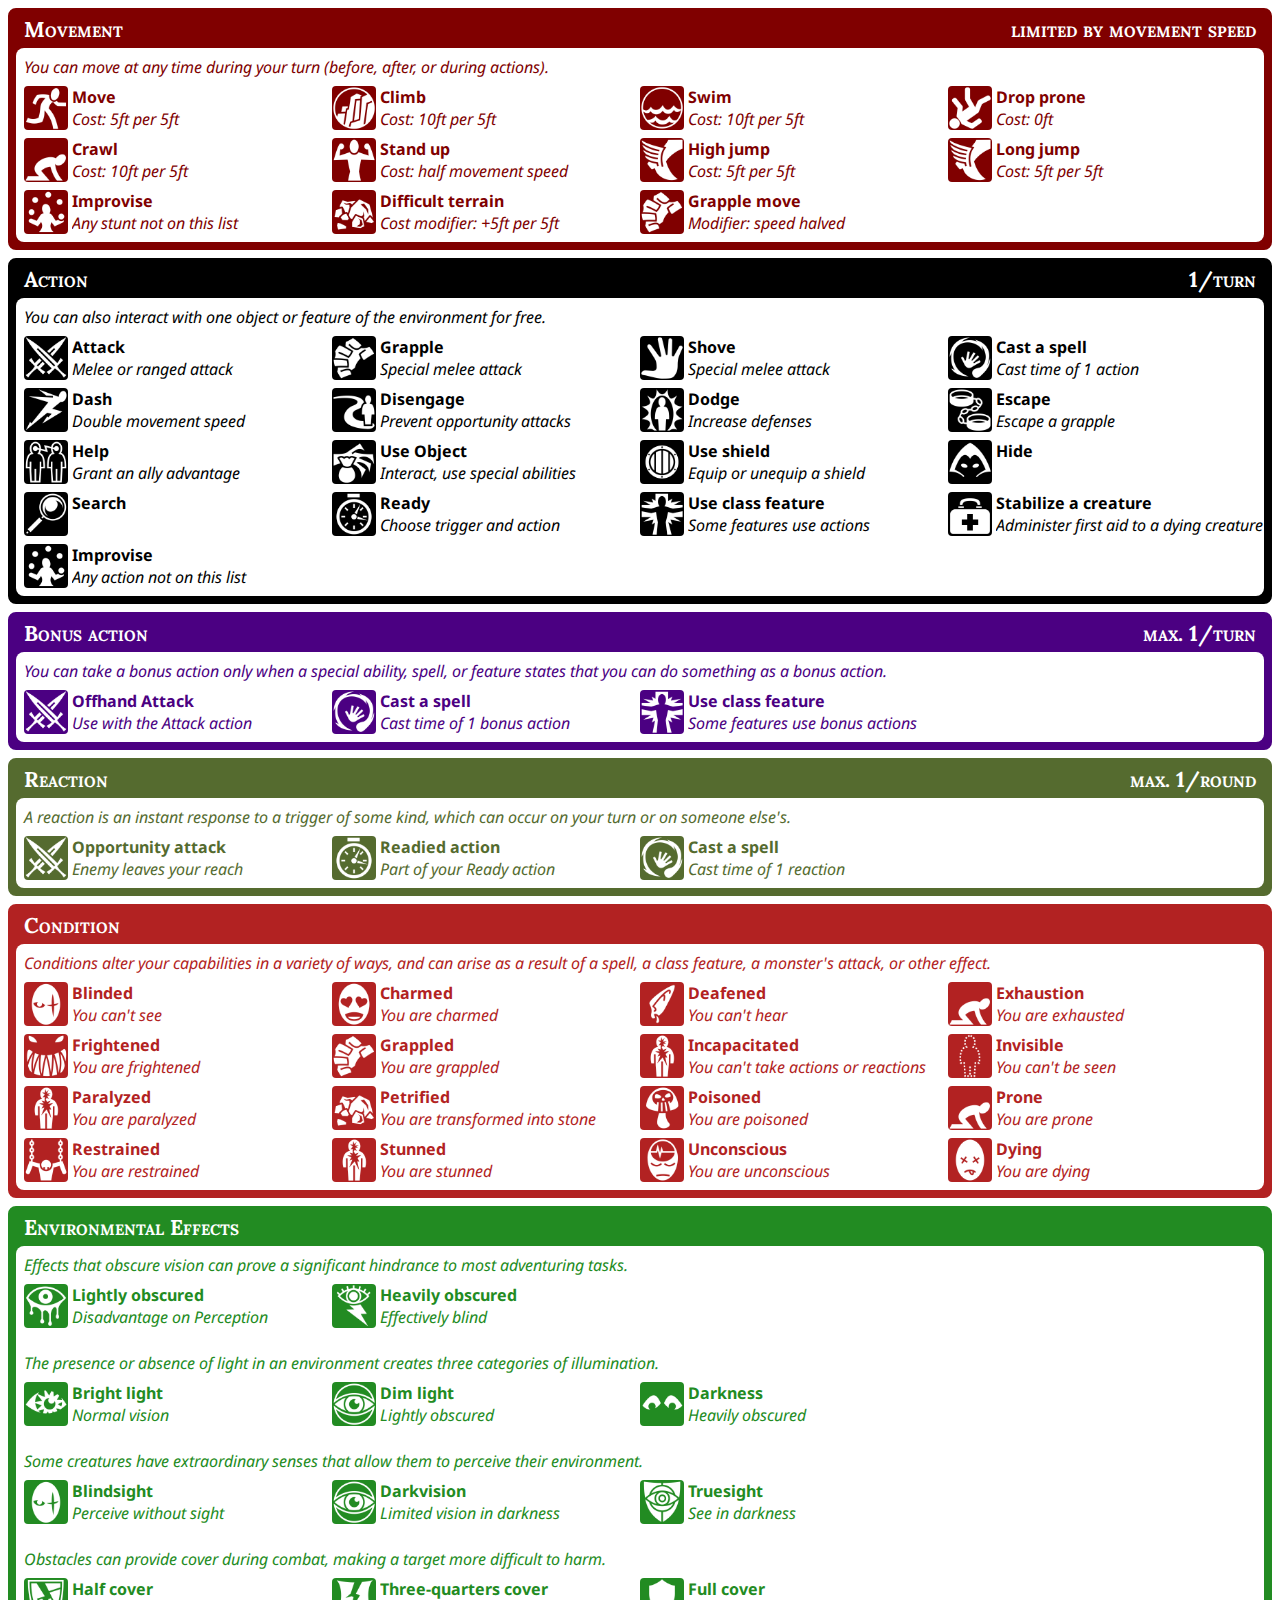
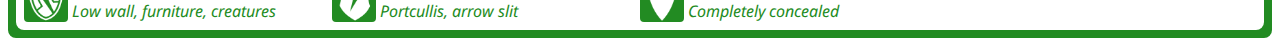
<file: 5equickreference/quickref.html>
<!DOCTYPE html>
<html lang="en">
<head>
    <meta charset="utf-8" />
    <meta name=viewport content="width=device-width, initial-scale=1">
    <title>D&D 5e quick reference</title>
    <!-- CSS -->
    <link rel="stylesheet" type="text/css" href="css/quickref.css">
    <link rel="stylesheet" type="text/css" href="css/icons.css">
    <!-- Fonts -->
    <link href='https://fonts.googleapis.com/css?family=Noto+Sans:400,700,400italic,700italic' rel='stylesheet' type='text/css'>
    <link href='https://fonts.googleapis.com/css?family=Lora:700' rel='stylesheet' type='text/css'>
    <!-- Javascript -->
    <script type="text/javascript" src="js/jquery/jquery.min.js" charset="utf-8"></script>
</head>
<body class="page-background">
    <div class="page fontsize" data-size="fullscreen">

        <!-- Movement section -->
        <div id="section-movement" class="section-container">
            <div class="section-title">
                Movement <span class="float-right">limited by movement speed</span>
            </div>
            <div class="section-content">
                <div class="section-row section-subtitle text fontsize">
                    You can move at any time during your turn (before, after, or during actions).
                </div>
                <div class="section-row" id="basic-movement">
                </div>
            </div>
        </div>

        <!-- Action section -->
        <div id="section-action" class="section-container">
            <div class="section-title">
                Action <span class="float-right">1/turn</span>
            </div>
            <div class="section-content">
                <div class="section-row section-subtitle text fontsize">
                    You can also interact with one object or feature of the
                    environment for free.
                </div>
                <div class="section-row" id="basic-actions"></div>
            </div>
        </div>

        <!-- Bonus action section -->
        <div id="section-bonus-action" class="section-container">
            <div class="section-title">
                Bonus action <span class="float-right">max. 1/turn</span>
            </div>
            <div class="section-content">
                <div class="section-row section-subtitle text fontsize">
                    You can take a bonus action only when a special ability, spell, or feature
                    states that you can do something as a bonus action.
                </div>
                <div class="section-row" id="basic-bonus-actions"></div>
            </div>
        </div>

        <!-- Reaction section -->
        <div id="section-reaction" class="section-container">
            <div class="section-title">
                Reaction <span class="float-right">max. 1/round</span>
            </div>
            <div class="section-content">
                <div class="section-row section-subtitle text fontsize">
                    A reaction is an instant response to a trigger of some kind, which
                    can occur on your turn or on someone else's.
                </div>
                <div class="section-row" id="basic-reactions"></div>
            </div>
        </div>

        <!-- Condition section -->
        <div id="section-condition" class="section-container">
            <div class="section-title">
                Condition
            </div>
            <div class="section-content">
                <div class="section-row section-subtitle text fontsize">
                    Conditions alter your capabilities in a variety of ways, and can arise as a result of a spell, a class feature, a monster's attack, or other effect.
                </div>
                <div class="section-row" id="basic-conditions"></div>
            </div>
        </div>
        
        <!-- Environmental section -->
        <div id="section-environment" class="section-container">
            <div class="section-title">
                Environmental Effects
            </div>
            <div class="section-content">
                <div class="section-row section-subtitle text fontsize">
                    Effects that obscure vision can prove a significant hindrance to most adventuring tasks.
                </div>
                <div class="section-row" id="environment-obscurance"></div>
                <div class="section-row section-subtitle text fontsize">
                    The presence or absence of light in an environment creates three categories of illumination.
                </div>
                <div class="section-row" id="environment-light"></div>
                <div class="section-row section-subtitle text fontsize">
                    Some creatures have extraordinary senses that allow them to perceive their environment.
                </div>
                <div class="section-row" id="environment-vision"></div>
                <div class="section-row section-subtitle text fontsize">
                    Obstacles can provide cover during combat, making a target more difficult to harm.
                </div>
                <div class="section-row" id="environment-cover"></div>
            </div>
        </div>

    </div>

    <!-- Modal -->
    <div class="modal" id="modal" tabindex="-1">
        <div class="modal-backdrop" id="modal-backdrop"></div>
        <div class="modal-dialog modalsize">
            <div class="section-container modal-container" id="modal-container">
                <div class="section-title" id="modal-title">
                    Modal title<span class="float-right">Action</span>
                </div>
                <div class="section-content">
                    <div class="section-row section-subtitle text" id="modal-subtitle">
                        Subtitle
                    </div>
                    <div class="section-row text">
                        <div id="modal-bullets">
                        </div>
                    </div>
                    <div class="section-row text" id="modal-reference">
                    </div>
                </div>
            </div>
        </div>
    </div>

    <!-- Data -->
    <script type="text/javascript" src="js/data_movement.js" charset="utf-8"></script>
    <script type="text/javascript" src="js/data_action.js" charset="utf-8"></script>
    <script type="text/javascript" src="js/data_bonusaction.js" charset="utf-8"></script>
    <script type="text/javascript" src="js/data_reaction.js" charset="utf-8"></script>
    <script type="text/javascript" src="js/data_condition.js" charset="utf-8"></script>
    <script type="text/javascript" src="js/data_environment.js" charset="utf-8"></script>
    <script type="text/javascript" src="js/quickref.js" charset="utf-8"></script>
</body>
</html>
</file>
<file: item-backstory-generator/css/styles.css>
body {
  font-family: system-ui, sans-serif;
  max-width: 900px;
  margin: 2rem auto;
  padding: 0 1rem;
}

label {
  display: block;
  margin-top: 1rem;
  font-weight: 600;
}

select, button, textarea {
  width: 100%;
  padding: 0.75rem;
  margin-top: 0.5rem;
  font-size: 1rem;
}

textarea {
  min-height: 220px;
}

button {
  cursor: pointer;
}

.row {
  display: grid;
  grid-template-columns: 1fr 1fr;
  gap: 1rem;
}

@media (max-width: 700px) {
  .row { grid-template-columns: 1fr; }
}
</file>
<file: npc-generator/css/style.css>
/* ------------------------------------------------------------------
   High Fantasy NPC Generator — Parchment theme
   Matched to the user's reagent/item generator palette & typography
   (dark red, parchment whites, silver/grey rules text)
------------------------------------------------------------------- */

/* Base */
*{ box-sizing:border-box; }
html,body{ height:100%; }
body{
  margin:0;
  font-family:"Garamond","Georgia",serif;
  color:#111;
  background:#e6e6e6;
}

/* Header */
.site-header{
  padding:1.25rem 0 0.6rem;
  text-align:center;
}
.site-header h1{
  margin:0 0 0.35rem;
  font-size:2rem;
}
.subtitle{
  margin:0;
  font-size:0.95rem;
  font-style:italic;
  color:#444;
}

/* Outer parchment card (use main.container as the wrapper) */
.container{
  max-width:1550px;
  margin:0 auto;
  padding:0 20px;
}
main.container{
  padding:20px;
  border:2px solid #660000;
  border-radius:6px;
  margin:1.5rem auto 1.5rem;
  background:linear-gradient(180deg,#fafafa 0%,#f0f0f0 100%);
  box-shadow:0 0 12px rgba(0,0,0,0.25);
}

/* Inner panels (aligned with .rg-panel / .ig-panel) */
.panel{
  border:2px solid #7b1113;
  background:#ffffff;
  padding:12px 14px;
  border-radius:4px;
  margin-top:0.75rem;
}
.panel-header{
  display:flex;
  align-items:center;
  justify-content:space-between;
  gap:10px;
  padding-bottom:0.4rem;
  border-bottom:1px solid #c0c0c0;
  margin-bottom:0.6rem;
}
.panel h2{
  margin:0;
  font-size:1.4rem;
}

/* Layout */
.grid{
  display:grid;
  grid-template-columns:repeat(auto-fit,minmax(240px,1fr));
  gap:0.6rem;
}
.field label{
  display:block;
  margin:0 0 0.25rem;
  font-weight:bold;
  white-space:nowrap;
}
.field-inline{
  display:flex;
  align-items:center;
  gap:0.45rem;
  flex-wrap:wrap;
}
.hint{
  margin-top:0.35rem;
  font-size:0.85rem;
  font-style:italic;
  color:#444;
}
.small{
  font-size:0.85rem;
  font-style:italic;
  color:#444;
  margin-top:0.75rem;
}

/* Inputs */
.field select,
.field input[type="text"],
.field input[type="number"]{
  width:100%;
  padding:3px 5px;
  border-radius:3px;
  border:1px solid #888;
  background:#ffffff;
  color:#111;
  font-size:0.95rem;
  font-family:inherit;
}
.field input[type="checkbox"]{
  margin-right:0.25rem;
}
.field select:focus,
.field input:focus{
  outline:none;
  border-color:#660000;
  box-shadow:0 0 0 2px rgba(102,0,0,0.15);
}

/* Segmented control */
.segmented{
  display:flex;
  flex-wrap:wrap;
  gap:6px;
}
.seg-btn{
  border:1px solid #660000;
  border-radius:4px;
  padding:4px 10px;
  cursor:pointer;
  font-size:0.9rem;
  font-weight:600;
  font-family:inherit;
  background:#ffffff;
  color:#111;
  box-shadow:0 2px 6px rgba(0,0,0,0.12);
  transition:background 0.1s ease-out, box-shadow 0.1s ease-out, transform 0.05s ease-out;
}
.seg-btn:hover{
  background:#f4f4f4;
  box-shadow:0 4px 10px rgba(0,0,0,0.18);
  transform:translateY(-1px);
}
.seg-btn.active{
  background:#7b1113;
  color:#fff;
  box-shadow:0 2px 6px rgba(0,0,0,0.35);
}

/* Buttons */
.actions{
  margin-top:0.7rem;
  display:flex;
  gap:10px;
  flex-wrap:wrap;
}
button{
  border:1px solid #660000;
  border-radius:4px;
  padding:4px 10px;
  cursor:pointer;
  font-size:0.9rem;
  font-weight:600;
  font-family:inherit;
  background:#ffffff;
  color:#111;
  box-shadow:0 2px 6px rgba(0,0,0,0.12);
  transition:background 0.1s ease-out, box-shadow 0.1s ease-out, transform 0.05s ease-out;
}
button:hover{
  background:#f4f4f4;
  box-shadow:0 4px 10px rgba(0,0,0,0.18);
  transform:translateY(-1px);
}
button:active{
  transform:translateY(0);
}
button.primary{
  background:#7b1113;
  color:#fff;
  box-shadow:0 2px 6px rgba(0,0,0,0.35);
}
button.primary:hover{
  background:#990000;
  box-shadow:0 4px 10px rgba(0,0,0,0.45);
}
button.danger{
  background:#8b0000;
  color:#fff;
}
button.danger:hover{
  background:#a00000;
}

/* Output area */
.output{
  margin-top:0.4rem;
}
.empty{
  border-radius:4px;
  border:1px solid #c0c0c0;
  padding:0.9rem 0.9rem 0.8rem;
  background:#ffffff;
  font-size:0.95rem;
  color:#444;
  font-style:italic;
}

/* NPC card */
.npc-card{
  border-radius:4px;
  border:1px solid #c0c0c0;
  padding:0.9rem 0.9rem 0.8rem;
  background:#ffffff;
  font-size:0.98rem;
  margin-top:0.55rem;
}
.npc-card h3{
  margin:0 0 0.5rem;
  font-size:1.25rem;
  text-align:left;
}
.meta{
  display:flex;
  gap:0.45rem;
  flex-wrap:wrap;
  margin:0.35rem 0 0.55rem;
  font-size:0.9rem;
}
.badge{
  border:1px solid #c0c0c0;
  background:#f7f7f7;
  padding:2px 8px;
  border-radius:999px;
  line-height:1.4;
}
.framing{
  border-left:4px solid #7b1113;
  padding:0.45rem 0.6rem;
  background:#ffffff;
  margin:0.4rem 0 0.65rem;
  border-radius:3px;
}
.details,
.role-extra{
  border:1px solid #c0c0c0;
  background:#ffffff;
  padding:0.55rem 0.6rem;
  border-radius:3px;
  margin:0.4rem 0 0.65rem;
  font-size:0.92rem;
}

/* List formatting */
.npc-card ul{
  margin:0.4rem 0 0.6rem;
  padding-left:1.2rem;
}
.npc-card li{
  margin:0.45rem 0;
  line-height:1.45;
}
.npc-card b{
  font-weight:bold;
}

/* Question mark tooltip */
.qmark{
  display:inline-flex;
  align-items:center;
  justify-content:center;
  width:1.05em;
  height:1.05em;
  margin:0 0.2rem 0 0.25rem;
  border-radius:50%;
  border:1px solid #888;
  background:#f7f7f7;
  color:#111;
  font-size:0.85em;
  font-weight:bold;
  cursor:help;
  vertical-align:middle;
}

/* Card actions */
.card-actions{
  display:flex;
  gap:10px;
  flex-wrap:wrap;
  margin-top:0.5rem;
}

/* Toast */
.toast{
  position:fixed;
  left:50%;
  bottom:18px;
  transform:translateX(-50%);
  background:#111;
  color:#fff;
  padding:8px 12px;
  border-radius:6px;
  box-shadow:0 6px 16px rgba(0,0,0,0.25);
  opacity:0;
  pointer-events:none;
  transition:opacity 0.2s ease-in-out;
  font-size:0.95rem;
}
.toast.show{ opacity:1; }

/* Footer */
.footer{
  max-width:1550px;
  margin:0 auto 1.25rem;
  padding:0 20px;
  color:#444;
  font-size:0.85rem;
  font-style:italic;
}
code{
  font-family:ui-monospace, SFMono-Regular, Menlo, Monaco, Consolas, "Liberation Mono", "Courier New", monospace;
  font-size:0.9em;
}

/* Print */
@media print{
  body{ background:#fff; }
  main.container{
    box-shadow:none;
    border:1px solid #660000;
    background:#fff;
  }
  .panel{ border:1px solid #7b1113; }
  .toast{ display:none !important; }
}

/* Responsive */
@media (max-width:700px){
  .container{ padding:0 14px; }
  main.container{ padding:14px; }
  .grid{ grid-template-columns:1fr; }
  .panel-header{
    flex-direction:column;
    align-items:flex-start;
  }
}
</file>
<file: 5equickreference/css/quickref.css>
/* ------------------------------------------------------------------------- */
/* Sections */
/* ------------------------------------------------------------------------- */
.section-container {
    border: 8px solid;
    border-radius: 8px;
    box-sizing: border-box;
    position: relative;
    display: flex;
    flex-direction: column;
    /*font-family: Arial;*/
    font-family: 'Noto Sans', 'Myriad Pro', Calibri, Helvetica, Arial, sans-serif;
    width:100%;
    margin-bottom:8px;
    page-break-inside: avoid;
}

.section-content {
    padding:8px;
    padding-bottom: 0;
    border-radius: 8px;
    margin-top: 0;
    background-color: white;
    border-color: inherit;
    font-size: inherit;
}

.section-title {
    height: 32px;
    padding-left: 8px;
    padding-right: 8px;
    font-family: Lora, 'Calisto MT', 'Bookman Old Style', Bookman, 'Goudy Old Style', Garamond, 'Hoefler Text', 'Bitstream Charter', Georgia, serif;
    font-variant: small-caps;
    font-weight: bold;
    background-color: inherit;
    color: white;
    font-size: 16pt;
}

.float-right {
    float: right;
}

.section-subtitle, #modal-reference {
    display: block;
    margin-bottom: 8px;
    font-size: inherit;
    font-style: italic;
}

#modal-reference {
    margin-top: 1em;
}

.section-row {
    font-size: inherit;
}

.section-row:before, .section-row:after{
    display: table;
    content: " ";
    clear: both;
}

.section-row + .section-subtitle {
    margin-top: 1em;
}

/* ------------------------------------------------------------------------- */
/* Items */
/* ------------------------------------------------------------------------- */

.item {
    margin-bottom: 8px;
    float: left;
    display: flex;
    font-size: inherit;
    vertical-align: top;
    box-sizing: border-box;
    cursor: pointer;
}

.item-icon {
    float: left;
    flex: 0 0 auto;
    background-repeat: no-repeat;
    background-size: contain;
    box-sizing: border-box;
    border-radius: 4px;
    display: inline-block;
    margin-right: 4px;
}

.item-title {
    font-weight: bold;
    font-size: inherit;
    overflow: hidden;
    text-overflow: ellipsis;
    white-space: nowrap;
}

.item-desc {
    font-style: italic;
    font-size: inherit;
    overflow: hidden;
    text-overflow: ellipsis;
    white-space: nowrap;
}

.item-text-container {
    flex: 1;
    padding-right: 4px;
    font-size: inherit;
    height: 100%;
}


/* ------------------------------------------------------------------------- */
/* Colors */
/* ------------------------------------------------------------------------- */
#section-movement, #section-movement .item-icon {
    background-color: maroon;
    border-color: maroon;
}
#section-movement .text {
    color: maroon;
}

#section-action, #section-action .item-icon {
    background-color: black;
    border-color: black;
}
#section-action .text {
    color: black;
}

#section-bonus-action, #section-bonus-action .item-icon {
    background-color: indigo;
    border-color: indigo;
}
#section-bonus-action .text {
    color: indigo;
}

#section-reaction, #section-reaction .item-icon {
    background-color: DarkOliveGreen ;
    border-color: DarkOliveGreen ;
}
#section-reaction .text {
    color: DarkOliveGreen ;
}

#section-condition, #section-condition .item-icon {
    background-color: FireBrick;
    border-color: FireBrick;
}
#section-condition .text {
    color: FireBrick;
}

#section-environment, #section-environment .item-icon {
    background-color: ForestGreen;
    border-color: ForestGreen;
}
#section-environment .text {
    color: ForestGreen;
}


/* ------------------------------------------------------------------------- */
/* Page container */
/* ------------------------------------------------------------------------- */

body {
    display: flex;
    justify-content:center;
    align-content:center;
}

/* ------------------------------------------------------------------------- */
/* Misc */
/* ------------------------------------------------------------------------- */

.hidden {
    display: none;
}

ul {
    padding-left: 20px;
}

p, hr {
    margin-top: 0.5em;
    margin-bottom: 0.5em;
}

hr {
    border: 0px;
    border-top: 1px solid gray;
}

p:first-child {
    margin-top: 1em;
}

/* ------------------------------------------------------------------------- */
/* Modal */
/* ------------------------------------------------------------------------- */
.modal-open {
    overflow: hidden;
}

.modal-open .modal {
    overflow-x: hidden;
    overflow-y: auto;
}

.modal {
    position: fixed;
    top: 0;
    right: 0;
    bottom: 0;
    left: 0;
    z-index: 1040;
    overflow: hidden;
    outline: 0;
    display: none;
}

.modal-visible {
    display: block;
}

.modal-dialog {
    position: relative;
    width: auto;
    margin: 8px;
}

.modal-backdrop {
    position: absolute;
    top: 0;
    right: 0;
    left: 0;
    background-color: #888;
    opacity: .75;
    overflow: hidden;
}

.modal-container {
    background-clip: padding-box;
    outline: 0;
    box-shadow: 0 3px 9px rgba(0,0,0,.5);
}

.modal-footer {
    padding: 15px;
    text-align: right;
    border-top: 1px solid #e5e5e5;
}


/* ------------------------------------------------------------------------- */
/* Viewport sizes */
/* ------------------------------------------------------------------------- */

/* Smart phone, portrait */
@media (min-width:    0px) and (max-width:  479px) {
    .fontsize { font-size: 12pt; } 
    .iconsize { width: 44px; height: 44px;} 
    .itemsize { height: 44px; width: 100%; } 
    .modalsize {} 
}

/* Smart phone, landscape */
@media (min-width:  480px) and (max-width:  767px) {
    .fontsize { font-size: 11pt; }
    .iconsize { width: 40px; height: 40px;}
    .itemsize { height: 40px; width:  50%; }
    .modalsize {}
}

/* Tablet, portrait */
@media (min-width:  768px) and (max-width:  991px) {
    .fontsize { font-size: 11pt; }
    .iconsize { width: 40px; height: 40px;}
    .itemsize { height: 40px; width:  33%; }
    .modalsize { width: 600px; margin: 30px auto; }
}

/* Tablet, landscape */
@media (min-width:  992px) and (max-width: 1199px) {
    .fontsize { font-size: 12pt; }
    .iconsize { width: 44px; height: 44px;}
    .itemsize { height: 44px; width:  33%; }
    .modalsize { width: 600px; margin: 30px auto; }
}

/* Small desktop screen */
@media (min-width: 1200px) and (max-width: 1599px) {
    .fontsize { font-size: 12pt; }
    .iconsize { width: 44px; height: 44px;}
    .itemsize { height: 44px; width:  25%; }
    .modalsize { width: 600px; margin: 30px auto; }
}

/* Large desktop screen */
@media (min-width: 1600px) {
    .fontsize { font-size: 12pt; }
    .iconsize { width: 44px; height: 44px;}
    .itemsize { height: 44px; width:  20%; }
    .modalsize { width: 600px; margin: 30px auto; }
}

/* Print */
@media print {
    .fontsize { font-size: 10pt; }
    .iconsize { width: 36px; height: 36px;}
    .itemsize { height: 36px; width:  33%; }
    .modalsize {}
}
</file>
<file: 5equickreference/css/icons.css>
.icon-ace { background-image: url(../img/ace.png);}
.icon-acid-blob { background-image: url(../img/acid-blob.png);}
.icon-acid-tube { background-image: url(../img/acid-tube.png);}
.icon-acid { background-image: url(../img/acid.png);}
.icon-acorn { background-image: url(../img/acorn.png);}
.icon-aerial-signal { background-image: url(../img/aerial-signal.png);}
.icon-aerosol { background-image: url(../img/aerosol.png);}
.icon-afterburn { background-image: url(../img/afterburn.png);}
.icon-alien-skull { background-image: url(../img/alien-skull.png);}
.icon-alien-stare { background-image: url(../img/alien-stare.png);}
.icon-all-for-one { background-image: url(../img/all-for-one.png);}
.icon-alligator-clip { background-image: url(../img/alligator-clip.png);}
.icon-ammo-box { background-image: url(../img/ammo-box.png);}
.icon-ammonite-fossil { background-image: url(../img/ammonite-fossil.png);}
.icon-ammonite { background-image: url(../img/ammonite.png);}
.icon-amphora { background-image: url(../img/amphora.png);}
.icon-anatomy { background-image: url(../img/anatomy.png);}
.icon-anchor { background-image: url(../img/anchor.png);}
.icon-andromeda-chain { background-image: url(../img/andromeda-chain.png);}
.icon-angel-outfit { background-image: url(../img/angel-outfit.png);}
.icon-angel-wings { background-image: url(../img/angel-wings.png);}
.icon-angler-fish { background-image: url(../img/angler-fish.png);}
.icon-angular-spider { background-image: url(../img/angular-spider.png);}
.icon-animal-hide { background-image: url(../img/animal-hide.png);}
.icon-animal-skull { background-image: url(../img/animal-skull.png);}
.icon-ankh { background-image: url(../img/ankh.png);}
.icon-anthem { background-image: url(../img/anthem.png);}
.icon-anvil-impact { background-image: url(../img/anvil-impact.png);}
.icon-anvil { background-image: url(../img/anvil.png);}
.icon-apple-maggot { background-image: url(../img/apple-maggot.png);}
.icon-apple-seeds { background-image: url(../img/apple-seeds.png);}
.icon-aquarius { background-image: url(../img/aquarius.png);}
.icon-archery-target { background-image: url(../img/archery-target.png);}
.icon-architect-mask { background-image: url(../img/architect-mask.png);}
.icon-arcing-bolt { background-image: url(../img/arcing-bolt.png);}
.icon-arena { background-image: url(../img/arena.png);}
.icon-aries { background-image: url(../img/aries.png);}
.icon-armadillo-tail { background-image: url(../img/armadillo-tail.png);}
.icon-armoured-shell { background-image: url(../img/armoured-shell.png);}
.icon-arrow-cluster { background-image: url(../img/arrow-cluster.png);}
.icon-arrow-flights { background-image: url(../img/arrow-flights.png);}
.icon-arrowed { background-image: url(../img/arrowed.png);}
.icon-arrowhead { background-image: url(../img/arrowhead.png);}
.icon-arrows-shield { background-image: url(../img/arrows-shield.png);}
.icon-arson { background-image: url(../img/arson.png);}
.icon-artificial-hive { background-image: url(../img/artificial-hive.png);}
.icon-at-sea { background-image: url(../img/at-sea.png);}
.icon-atomic-slashes { background-image: url(../img/atomic-slashes.png);}
.icon-aubergine { background-image: url(../img/aubergine.png);}
.icon-aura { background-image: url(../img/aura.png);}
.icon-auto-repair { background-image: url(../img/auto-repair.png);}
.icon-autogun { background-image: url(../img/autogun.png);}
.icon-awareness { background-image: url(../img/awareness.png);}
.icon-axe-in-stump { background-image: url(../img/axe-in-stump.png);}
.icon-axe-swing { background-image: url(../img/axe-swing.png);}
.icon-back-forth { background-image: url(../img/back-forth.png);}
.icon-back-pain { background-image: url(../img/back-pain.png);}
.icon-backstab { background-image: url(../img/backstab.png);}
.icon-backup { background-image: url(../img/backup.png);}
.icon-balloons { background-image: url(../img/balloons.png);}
.icon-bandage-roll { background-image: url(../img/bandage-roll.png);}
.icon-bandaged { background-image: url(../img/bandaged.png);}
.icon-barbed-arrow { background-image: url(../img/barbed-arrow.png);}
.icon-barbed-spear { background-image: url(../img/barbed-spear.png);}
.icon-barbed-wire { background-image: url(../img/barbed-wire.png);}
.icon-barbute { background-image: url(../img/barbute.png);}
.icon-barefoot { background-image: url(../img/barefoot.png);}
.icon-bat-blade { background-image: url(../img/bat-blade.png);}
.icon-bat-wing { background-image: url(../img/bat-wing.png);}
.icon-battered-axe { background-image: url(../img/battered-axe.png);}
.icon-batteries { background-image: url(../img/batteries.png);}
.icon-battery-0 { background-image: url(../img/battery-0.png);}
.icon-battery-100 { background-image: url(../img/battery-100.png);}
.icon-battery-25 { background-image: url(../img/battery-25.png);}
.icon-battery-50 { background-image: url(../img/battery-50.png);}
.icon-battery-75 { background-image: url(../img/battery-75.png);}
.icon-battery-minus { background-image: url(../img/battery-minus.png);}
.icon-battery-pack-alt { background-image: url(../img/battery-pack-alt.png);}
.icon-battery-pack { background-image: url(../img/battery-pack.png);}
.icon-battery-plus { background-image: url(../img/battery-plus.png);}
.icon-battle-axe { background-image: url(../img/battle-axe.png);}
.icon-battle-gear { background-image: url(../img/battle-gear.png);}
.icon-batwing-emblem { background-image: url(../img/batwing-emblem.png);}
.icon-beam-wake { background-image: url(../img/beam-wake.png);}
.icon-beams-aura { background-image: url(../img/beams-aura.png);}
.icon-beanstalk { background-image: url(../img/beanstalk.png);}
.icon-beard { background-image: url(../img/beard.png);}
.icon-beast-eye { background-image: url(../img/beast-eye.png);}
.icon-bee { background-image: url(../img/bee.png);}
.icon-beech { background-image: url(../img/beech.png);}
.icon-beer-stein { background-image: url(../img/beer-stein.png);}
.icon-beetle-shell { background-image: url(../img/beetle-shell.png);}
.icon-behold { background-image: url(../img/behold.png);}
.icon-belt-buckles { background-image: url(../img/belt-buckles.png);}
.icon-bestial-fangs { background-image: url(../img/bestial-fangs.png);}
.icon-beveled-star { background-image: url(../img/beveled-star.png);}
.icon-big-egg { background-image: url(../img/big-egg.png);}
.icon-big-wave { background-image: url(../img/big-wave.png);}
.icon-biohazard { background-image: url(../img/biohazard.png);}
.icon-bird-claw { background-image: url(../img/bird-claw.png);}
.icon-bird-limb { background-image: url(../img/bird-limb.png);}
.icon-bird-mask { background-image: url(../img/bird-mask.png);}
.icon-bird-twitter { background-image: url(../img/bird-twitter.png);}
.icon-black-bar { background-image: url(../img/black-bar.png);}
.icon-black-book { background-image: url(../img/black-book.png);}
.icon-black-cat { background-image: url(../img/black-cat.png);}
.icon-black-flag { background-image: url(../img/black-flag.png);}
.icon-black-hole-bolas { background-image: url(../img/black-hole-bolas.png);}
.icon-blackball { background-image: url(../img/blackball.png);}
.icon-blackcurrant { background-image: url(../img/blackcurrant.png);}
.icon-blade-bite { background-image: url(../img/blade-bite.png);}
.icon-blade-fall { background-image: url(../img/blade-fall.png);}
.icon-blast { background-image: url(../img/blast.png);}
.icon-blaster { background-image: url(../img/blaster.png);}
.icon-bleeding-eye { background-image: url(../img/bleeding-eye.png);}
.icon-bleeding-heart { background-image: url(../img/bleeding-heart.png);}
.icon-bloody-stash { background-image: url(../img/bloody-stash.png);}
.icon-blunderbuss { background-image: url(../img/blunderbuss.png);}
.icon-boar-tusks { background-image: url(../img/boar-tusks.png);}
.icon-boiling-bubbles { background-image: url(../img/boiling-bubbles.png);}
.icon-bolas { background-image: url(../img/bolas.png);}
.icon-bolt-shield { background-image: url(../img/bolt-shield.png);}
.icon-bolter-gun { background-image: url(../img/bolter-gun.png);}
.icon-bombing-run { background-image: url(../img/bombing-run.png);}
.icon-bone-gnawer { background-image: url(../img/bone-gnawer.png);}
.icon-bone-knife { background-image: url(../img/bone-knife.png);}
.icon-book-aura { background-image: url(../img/book-aura.png);}
.icon-book-cover { background-image: url(../img/book-cover.png);}
.icon-book-storm { background-image: url(../img/book-storm.png);}
.icon-bookmark { background-image: url(../img/bookmark.png);}
.icon-bookmarklet { background-image: url(../img/bookmarklet.png);}
.icon-boomerang { background-image: url(../img/boomerang.png);}
.icon-boot-prints { background-image: url(../img/boot-prints.png);}
.icon-boot-stomp { background-image: url(../img/boot-stomp.png);}
.icon-boots { background-image: url(../img/boots.png);}
.icon-bordered-shield { background-image: url(../img/bordered-shield.png);}
.icon-bottle-vapors { background-image: url(../img/bottle-vapors.png);}
.icon-bottled-bolt { background-image: url(../img/bottled-bolt.png);}
.icon-bottom-right-3d-arrow { background-image: url(../img/bottom-right-3d-arrow.png);}
.icon-bowie-knife { background-image: url(../img/bowie-knife.png);}
.icon-bowl-spiral { background-image: url(../img/bowl-spiral.png);}
.icon-bowling-pin { background-image: url(../img/bowling-pin.png);}
.icon-bowling-propulsion { background-image: url(../img/bowling-propulsion.png);}
.icon-bowman { background-image: url(../img/bowman.png);}
.icon-boxing-glove-surprise { background-image: url(../img/boxing-glove-surprise.png);}
.icon-boxing-glove { background-image: url(../img/boxing-glove.png);}
.icon-brain-freeze { background-image: url(../img/brain-freeze.png);}
.icon-brain-stem { background-image: url(../img/brain-stem.png);}
.icon-brain { background-image: url(../img/brain.png);}
.icon-brainstorm { background-image: url(../img/brainstorm.png);}
.icon-branch-arrow { background-image: url(../img/branch-arrow.png);}
.icon-brandy-bottle { background-image: url(../img/brandy-bottle.png);}
.icon-brass-eye { background-image: url(../img/brass-eye.png);}
.icon-breastplate { background-image: url(../img/breastplate.png);}
.icon-brick-pile { background-image: url(../img/brick-pile.png);}
.icon-bridge { background-image: url(../img/bridge.png);}
.icon-broadhead-arrow { background-image: url(../img/broadhead-arrow.png);}
.icon-broadsword { background-image: url(../img/broadsword.png);}
.icon-broken-bone { background-image: url(../img/broken-bone.png);}
.icon-broken-bottle { background-image: url(../img/broken-bottle.png);}
.icon-broken-heart { background-image: url(../img/broken-heart.png);}
.icon-broken-shield { background-image: url(../img/broken-shield.png);}
.icon-broken-skull { background-image: url(../img/broken-skull.png);}
.icon-broken-tablet { background-image: url(../img/broken-tablet.png);}
.icon-brutal-helm { background-image: url(../img/brutal-helm.png);}
.icon-bubble-field { background-image: url(../img/bubble-field.png);}
.icon-bubbling-flask { background-image: url(../img/bubbling-flask.png);}
.icon-bud { background-image: url(../img/bud.png);}
.icon-bugle-call { background-image: url(../img/bugle-call.png);}
.icon-bulb { background-image: url(../img/bulb.png);}
.icon-bull-horns { background-image: url(../img/bull-horns.png);}
.icon-bull { background-image: url(../img/bull.png);}
.icon-bullets { background-image: url(../img/bullets.png);}
.icon-burn { background-image: url(../img/burn.png);}
.icon-burning-book { background-image: url(../img/burning-book.png);}
.icon-burning-dot { background-image: url(../img/burning-dot.png);}
.icon-burning-embers { background-image: url(../img/burning-embers.png);}
.icon-burning-eye { background-image: url(../img/burning-eye.png);}
.icon-burning-meteor { background-image: url(../img/burning-meteor.png);}
.icon-burning-passion { background-image: url(../img/burning-passion.png);}
.icon-burning-round-shot { background-image: url(../img/burning-round-shot.png);}
.icon-burning-tree { background-image: url(../img/burning-tree.png);}
.icon-burst-blob { background-image: url(../img/burst-blob.png);}
.icon-butterfly-warning { background-image: url(../img/butterfly-warning.png);}
.icon-butterfly { background-image: url(../img/butterfly.png);}
.icon-caged-ball { background-image: url(../img/caged-ball.png);}
.icon-cake-slice { background-image: url(../img/cake-slice.png);}
.icon-caldera { background-image: url(../img/caldera.png);}
.icon-campfire { background-image: url(../img/campfire.png);}
.icon-cancel { background-image: url(../img/cancel.png);}
.icon-cancer { background-image: url(../img/cancer.png);}
.icon-candle-flame { background-image: url(../img/candle-flame.png);}
.icon-candle-holder { background-image: url(../img/candle-holder.png);}
.icon-candle-light { background-image: url(../img/candle-light.png);}
.icon-candle-skull { background-image: url(../img/candle-skull.png);}
.icon-candlebright { background-image: url(../img/candlebright.png);}
.icon-cannister { background-image: url(../img/cannister.png);}
.icon-cannon-ball { background-image: url(../img/cannon-ball.png);}
.icon-cannon-shot { background-image: url(../img/cannon-shot.png);}
.icon-cannon { background-image: url(../img/cannon.png);}
.icon-capitol { background-image: url(../img/capitol.png);}
.icon-capricorn { background-image: url(../img/capricorn.png);}
.icon-cargo-crane { background-image: url(../img/cargo-crane.png);}
.icon-carillon { background-image: url(../img/carillon.png);}
.icon-carrion { background-image: url(../img/carrion.png);}
.icon-carrot { background-image: url(../img/carrot.png);}
.icon-cartwheel { background-image: url(../img/cartwheel.png);}
.icon-cash { background-image: url(../img/cash.png);}
.icon-castle { background-image: url(../img/castle.png);}
.icon-cauldron { background-image: url(../img/cauldron.png);}
.icon-cctv-camera { background-image: url(../img/cctv-camera.png);}
.icon-centipede { background-image: url(../img/centipede.png);}
.icon-chain-lightning { background-image: url(../img/chain-lightning.png);}
.icon-chain-mail { background-image: url(../img/chain-mail.png);}
.icon-chained-heart { background-image: url(../img/chained-heart.png);}
.icon-chaingun { background-image: url(../img/chaingun.png);}
.icon-chalice-drops { background-image: url(../img/chalice-drops.png);}
.icon-charm { background-image: url(../img/charm.png);}
.icon-checkbox-tree { background-image: url(../img/checkbox-tree.png);}
.icon-checked-shield { background-image: url(../img/checked-shield.png);}
.icon-cheerful { background-image: url(../img/cheerful.png);}
.icon-cheese-wedge { background-image: url(../img/cheese-wedge.png);}
.icon-chemical-arrow { background-image: url(../img/chemical-arrow.png);}
.icon-chemical-bolt { background-image: url(../img/chemical-bolt.png);}
.icon-chemical-drop { background-image: url(../img/chemical-drop.png);}
.icon-chemical-tank { background-image: url(../img/chemical-tank.png);}
.icon-chicken-leg { background-image: url(../img/chicken-leg.png);}
.icon-circuitry { background-image: url(../img/circuitry.png);}
.icon-circular-saw { background-image: url(../img/circular-saw.png);}
.icon-circular-sawblade { background-image: url(../img/circular-sawblade.png);}
.icon-claw-hammer { background-image: url(../img/claw-hammer.png);}
.icon-claw { background-image: url(../img/claw.png);}
.icon-cloak-dagger { background-image: url(../img/cloak-dagger.png);}
.icon-clockwork { background-image: url(../img/clockwork.png);}
.icon-clout { background-image: url(../img/clout.png);}
.icon-clover-spiked { background-image: url(../img/clover-spiked.png);}
.icon-clover { background-image: url(../img/clover.png);}
.icon-cluster-bomb { background-image: url(../img/cluster-bomb.png);}
.icon-cobweb { background-image: url(../img/cobweb.png);}
.icon-coffee-mug { background-image: url(../img/coffee-mug.png);}
.icon-coffin { background-image: url(../img/coffin.png);}
.icon-cog-lock { background-image: url(../img/cog-lock.png);}
.icon-cog { background-image: url(../img/cog.png);}
.icon-cogsplosion { background-image: url(../img/cogsplosion.png);}
.icon-coiling-curl { background-image: url(../img/coiling-curl.png);}
.icon-cold-heart { background-image: url(../img/cold-heart.png);}
.icon-coma { background-image: url(../img/coma.png);}
.icon-comb { background-image: url(../img/comb.png);}
.icon-compass { background-image: url(../img/compass.png);}
.icon-concentration-orb { background-image: url(../img/concentration-orb.png);}
.icon-condor-emblem { background-image: url(../img/condor-emblem.png);}
.icon-condylura-skull { background-image: url(../img/condylura-skull.png);}
.icon-conversation { background-image: url(../img/conversation.png);}
.icon-cool-spices { background-image: url(../img/cool-spices.png);}
.icon-corked-tube { background-image: url(../img/corked-tube.png);}
.icon-cowled { background-image: url(../img/cowled.png);}
.icon-crab-claw { background-image: url(../img/crab-claw.png);}
.icon-crab { background-image: url(../img/crab.png);}
.icon-cracked-ball-dunk { background-image: url(../img/cracked-ball-dunk.png);}
.icon-cracked-disc { background-image: url(../img/cracked-disc.png);}
.icon-cracked-glass { background-image: url(../img/cracked-glass.png);}
.icon-cracked-helm { background-image: url(../img/cracked-helm.png);}
.icon-cracked-mask { background-image: url(../img/cracked-mask.png);}
.icon-cracked-saber { background-image: url(../img/cracked-saber.png);}
.icon-cracked-shield { background-image: url(../img/cracked-shield.png);}
.icon-crags { background-image: url(../img/crags.png);}
.icon-crawl { background-image: url(../img/crawl.png);}
.icon-crenulated-shield { background-image: url(../img/crenulated-shield.png);}
.icon-crescent-blade { background-image: url(../img/crescent-blade.png);}
.icon-crested-helmet { background-image: url(../img/crested-helmet.png);}
.icon-croc-jaws { background-image: url(../img/croc-jaws.png);}
.icon-croc-sword { background-image: url(../img/croc-sword.png);}
.icon-crossbow { background-image: url(../img/crossbow.png);}
.icon-crossed-air-flows { background-image: url(../img/crossed-air-flows.png);}
.icon-crossed-axes { background-image: url(../img/crossed-axes.png);}
.icon-crossed-bones { background-image: url(../img/crossed-bones.png);}
.icon-crossed-chains { background-image: url(../img/crossed-chains.png);}
.icon-crossed-claws { background-image: url(../img/crossed-claws.png);}
.icon-crossed-pistols { background-image: url(../img/crossed-pistols.png);}
.icon-crossed-sabres { background-image: url(../img/crossed-sabres.png);}
.icon-crossed-slashes { background-image: url(../img/crossed-slashes.png);}
.icon-crossed-swords { background-image: url(../img/crossed-swords.png);}
.icon-crow-dive { background-image: url(../img/crow-dive.png);}
.icon-crown-coin { background-image: url(../img/crown-coin.png);}
.icon-crown-of-thorns { background-image: url(../img/crown-of-thorns.png);}
.icon-crown { background-image: url(../img/crown.png);}
.icon-crowned-explosion { background-image: url(../img/crowned-explosion.png);}
.icon-crowned-heart { background-image: url(../img/crowned-heart.png);}
.icon-crowned-skull { background-image: url(../img/crowned-skull.png);}
.icon-crush { background-image: url(../img/crush.png);}
.icon-crystal-ball { background-image: url(../img/crystal-ball.png);}
.icon-crystal-bars { background-image: url(../img/crystal-bars.png);}
.icon-crystal-cluster { background-image: url(../img/crystal-cluster.png);}
.icon-crystal-eye { background-image: url(../img/crystal-eye.png);}
.icon-crystal-growth { background-image: url(../img/crystal-growth.png);}
.icon-crystal-shine { background-image: url(../img/crystal-shine.png);}
.icon-crystal-wand { background-image: url(../img/crystal-wand.png);}
.icon-crystalize { background-image: url(../img/crystalize.png);}
.icon-cubeforce { background-image: url(../img/cubeforce.png);}
.icon-cubes { background-image: url(../img/cubes.png);}
.icon-cupidon-arrow { background-image: url(../img/cupidon-arrow.png);}
.icon-curled-leaf { background-image: url(../img/curled-leaf.png);}
.icon-curled-tentacle { background-image: url(../img/curled-tentacle.png);}
.icon-curling-vines { background-image: url(../img/curling-vines.png);}
.icon-curly-wing { background-image: url(../img/curly-wing.png);}
.icon-curvy-knife { background-image: url(../img/curvy-knife.png);}
.icon-cut-diamond { background-image: url(../img/cut-diamond.png);}
.icon-cut-palm { background-image: url(../img/cut-palm.png);}
.icon-cycle { background-image: url(../img/cycle.png);}
.icon-cyclops { background-image: url(../img/cyclops.png);}
.icon-daggers { background-image: url(../img/daggers.png);}
.icon-daisy { background-image: url(../img/daisy.png);}
.icon-dark-squad { background-image: url(../img/dark-squad.png);}
.icon-dead-eye { background-image: url(../img/dead-eye.png);}
.icon-dead-head { background-image: url(../img/dead-head.png);}
.icon-dead-wood { background-image: url(../img/dead-wood.png);}
.icon-death-note { background-image: url(../img/death-note.png);}
.icon-death-skull { background-image: url(../img/death-skull.png);}
.icon-death-zone { background-image: url(../img/death-zone.png);}
.icon-deathcab { background-image: url(../img/deathcab.png);}
.icon-decapitation { background-image: url(../img/decapitation.png);}
.icon-defibrilate { background-image: url(../img/defibrilate.png);}
.icon-demolish { background-image: url(../img/demolish.png);}
.icon-dervish-swords { background-image: url(../img/dervish-swords.png);}
.icon-desert-skull { background-image: url(../img/desert-skull.png);}
.icon-desk-lamp { background-image: url(../img/desk-lamp.png);}
.icon-despair { background-image: url(../img/despair.png);}
.icon-diablo-skull { background-image: url(../img/diablo-skull.png);}
.icon-diamond-hard { background-image: url(../img/diamond-hard.png);}
.icon-dice-six-faces-five { background-image: url(../img/dice-six-faces-five.png);}
.icon-dice-six-faces-four { background-image: url(../img/dice-six-faces-four.png);}
.icon-dice-six-faces-one { background-image: url(../img/dice-six-faces-one.png);}
.icon-dice-six-faces-six { background-image: url(../img/dice-six-faces-six.png);}
.icon-dice-six-faces-three { background-image: url(../img/dice-six-faces-three.png);}
.icon-dice-six-faces-two { background-image: url(../img/dice-six-faces-two.png);}
.icon-dig-dug { background-image: url(../img/dig-dug.png);}
.icon-dinosaur-bones { background-image: url(../img/dinosaur-bones.png);}
.icon-dinosaur-egg { background-image: url(../img/dinosaur-egg.png);}
.icon-dinosaur-rex { background-image: url(../img/dinosaur-rex.png);}
.icon-disintegrate { background-image: url(../img/disintegrate.png);}
.icon-distraction { background-image: url(../img/distraction.png);}
.icon-divergence { background-image: url(../img/divergence.png);}
.icon-divert { background-image: url(../img/divert.png);}
.icon-diving-dagger { background-image: url(../img/diving-dagger.png);}
.icon-dna1 { background-image: url(../img/dna1.png);}
.icon-dna2 { background-image: url(../img/dna2.png);}
.icon-doctor-face { background-image: url(../img/doctor-face.png);}
.icon-dodge { background-image: url(../img/dodge.png);}
.icon-dodging { background-image: url(../img/dodging.png);}
.icon-domino-mask { background-image: url(../img/domino-mask.png);}
.icon-double-dragon { background-image: url(../img/double-dragon.png);}
.icon-double-quaver { background-image: url(../img/double-quaver.png);}
.icon-double-shot { background-image: url(../img/double-shot.png);}
.icon-doubled { background-image: url(../img/doubled.png);}
.icon-dove { background-image: url(../img/dove.png);}
.icon-dozen { background-image: url(../img/dozen.png);}
.icon-dragon-balls { background-image: url(../img/dragon-balls.png);}
.icon-dragon-breath { background-image: url(../img/dragon-breath.png);}
.icon-dragon-head { background-image: url(../img/dragon-head.png);}
.icon-dragon-spiral { background-image: url(../img/dragon-spiral.png);}
.icon-dragonfly { background-image: url(../img/dragonfly.png);}
.icon-drama-masks { background-image: url(../img/drama-masks.png);}
.icon-drill { background-image: url(../img/drill.png);}
.icon-drink-me { background-image: url(../img/drink-me.png);}
.icon-dripping-blade { background-image: url(../img/dripping-blade.png);}
.icon-dripping-goo { background-image: url(../img/dripping-goo.png);}
.icon-dripping-honey { background-image: url(../img/dripping-honey.png);}
.icon-dripping-knife { background-image: url(../img/dripping-knife.png);}
.icon-dripping-stone { background-image: url(../img/dripping-stone.png);}
.icon-dripping-sword { background-image: url(../img/dripping-sword.png);}
.icon-drop { background-image: url(../img/drop.png);}
.icon-droplet-splash { background-image: url(../img/droplet-splash.png);}
.icon-droplets { background-image: url(../img/droplets.png);}
.icon-drowning { background-image: url(../img/drowning.png);}
.icon-duality { background-image: url(../img/duality.png);}
.icon-duel { background-image: url(../img/duel.png);}
.icon-eagle-emblem { background-image: url(../img/eagle-emblem.png);}
.icon-earth-crack { background-image: url(../img/earth-crack.png);}
.icon-earth-spit { background-image: url(../img/earth-spit.png);}
.icon-eclipse { background-image: url(../img/eclipse.png);}
.icon-edge-crack { background-image: url(../img/edge-crack.png);}
.icon-edged-shield { background-image: url(../img/edged-shield.png);}
.icon-egg-clutch { background-image: url(../img/egg-clutch.png);}
.icon-egg-pod { background-image: url(../img/egg-pod.png);}
.icon-egyptian-pyramids { background-image: url(../img/egyptian-pyramids.png);}
.icon-elderberry { background-image: url(../img/elderberry.png);}
.icon-electric-whip { background-image: url(../img/electric-whip.png);}
.icon-electric { background-image: url(../img/electric.png);}
.icon-elf-ear { background-image: url(../img/elf-ear.png);}
.icon-ember-shot { background-image: url(../img/ember-shot.png);}
.icon-embrassed-energy { background-image: url(../img/embrassed-energy.png);}
.icon-embryo { background-image: url(../img/embryo.png);}
.icon-emerald { background-image: url(../img/emerald.png);}
.icon-empty-chessboard { background-image: url(../img/empty-chessboard.png);}
.icon-empty-hourglass { background-image: url(../img/empty-hourglass.png);}
.icon-energise { background-image: url(../img/energise.png);}
.icon-energy-arrow { background-image: url(../img/energy-arrow.png);}
.icon-energy-shield { background-image: url(../img/energy-shield.png);}
.icon-energy-sword { background-image: url(../img/energy-sword.png);}
.icon-engagement-ring { background-image: url(../img/engagement-ring.png);}
.icon-ent-mouth { background-image: url(../img/ent-mouth.png);}
.icon-envelope { background-image: url(../img/envelope.png);}
.icon-erlenmeyer { background-image: url(../img/erlenmeyer.png);}
.icon-eruption { background-image: url(../img/eruption.png);}
.icon-eskimo { background-image: url(../img/eskimo.png);}
.icon-evil-book { background-image: url(../img/evil-book.png);}
.icon-evil-fork { background-image: url(../img/evil-fork.png);}
.icon-evil-moon { background-image: url(../img/evil-moon.png);}
.icon-evil-tree { background-image: url(../img/evil-tree.png);}
.icon-evil-wings { background-image: url(../img/evil-wings.png);}
.icon-expander { background-image: url(../img/expander.png);}
.icon-explosive-materials { background-image: url(../img/explosive-materials.png);}
.icon-extra-lucid { background-image: url(../img/extra-lucid.png);}
.icon-eye-shield { background-image: url(../img/eye-shield.png);}
.icon-eyeball { background-image: url(../img/eyeball.png);}
.icon-eyedropper { background-image: url(../img/eyedropper.png);}
.icon-eyestalk { background-image: url(../img/eyestalk.png);}
.icon-fairy-wand { background-image: url(../img/fairy-wand.png);}
.icon-fairy { background-image: url(../img/fairy.png);}
.icon-fall-down { background-image: url(../img/fall-down.png);}
.icon-falling-eye { background-image: url(../img/falling-eye.png);}
.icon-falling-leaf { background-image: url(../img/falling-leaf.png);}
.icon-falling-ovoid { background-image: url(../img/falling-ovoid.png);}
.icon-falling { background-image: url(../img/falling.png);}
.icon-fanged-skull { background-image: url(../img/fanged-skull.png);}
.icon-feather { background-image: url(../img/feather.png);}
.icon-feathered-wing { background-image: url(../img/feathered-wing.png);}
.icon-fedora { background-image: url(../img/fedora.png);}
.icon-female { background-image: url(../img/female.png);}
.icon-fez { background-image: url(../img/fez.png);}
.icon-field { background-image: url(../img/field.png);}
.icon-filelist.txt { background-image: url(../img/filelist.txt.png);}
.icon-fire-ace { background-image: url(../img/fire-ace.png);}
.icon-fire-axe { background-image: url(../img/fire-axe.png);}
.icon-fire-bomb { background-image: url(../img/fire-bomb.png);}
.icon-fire-bottle { background-image: url(../img/fire-bottle.png);}
.icon-fire-bowl { background-image: url(../img/fire-bowl.png);}
.icon-fire-breath { background-image: url(../img/fire-breath.png);}
.icon-fire-punch { background-image: url(../img/fire-punch.png);}
.icon-fire-ring { background-image: url(../img/fire-ring.png);}
.icon-fire-shield { background-image: url(../img/fire-shield.png);}
.icon-fire-wave { background-image: url(../img/fire-wave.png);}
.icon-fire { background-image: url(../img/fire.png);}
.icon-fireball { background-image: url(../img/fireball.png);}
.icon-fireflake { background-image: url(../img/fireflake.png);}
.icon-firework-rocket { background-image: url(../img/firework-rocket.png);}
.icon-first-aid { background-image: url(../img/first-aid.png);}
.icon-fish-corpse { background-image: url(../img/fish-corpse.png);}
.icon-fishbone { background-image: url(../img/fishbone.png);}
.icon-fishing-hook { background-image: url(../img/fishing-hook.png);}
.icon-fishing-net { background-image: url(../img/fishing-net.png);}
.icon-fist { background-image: url(../img/fist.png);}
.icon-fizzing-flask { background-image: url(../img/fizzing-flask.png);}
.icon-flake { background-image: url(../img/flake.png);}
.icon-flame-spin { background-image: url(../img/flame-spin.png);}
.icon-flame-tunnel { background-image: url(../img/flame-tunnel.png);}
.icon-flame { background-image: url(../img/flame.png);}
.icon-flamer { background-image: url(../img/flamer.png);}
.icon-flaming-arrow { background-image: url(../img/flaming-arrow.png);}
.icon-flaming-claw { background-image: url(../img/flaming-claw.png);}
.icon-flaming-trident { background-image: url(../img/flaming-trident.png);}
.icon-flash-grenade { background-image: url(../img/flash-grenade.png);}
.icon-flat-hammer { background-image: url(../img/flat-hammer.png);}
.icon-fleshy-mass { background-image: url(../img/fleshy-mass.png);}
.icon-flexible-star { background-image: url(../img/flexible-star.png);}
.icon-floating-crystal { background-image: url(../img/floating-crystal.png);}
.icon-flower-pot { background-image: url(../img/flower-pot.png);}
.icon-flowers { background-image: url(../img/flowers.png);}
.icon-fluffy-cloud { background-image: url(../img/fluffy-cloud.png);}
.icon-fluffy-swirl { background-image: url(../img/fluffy-swirl.png);}
.icon-fluffy-wing { background-image: url(../img/fluffy-wing.png);}
.icon-flying-dagger { background-image: url(../img/flying-dagger.png);}
.icon-flying-flag { background-image: url(../img/flying-flag.png);}
.icon-foam { background-image: url(../img/foam.png);}
.icon-focused-lightning { background-image: url(../img/focused-lightning.png);}
.icon-folded-paper { background-image: url(../img/folded-paper.png);}
.icon-food-chain { background-image: url(../img/food-chain.png);}
.icon-foot-trip { background-image: url(../img/foot-trip.png);}
.icon-footprint { background-image: url(../img/footprint.png);}
.icon-forward-field { background-image: url(../img/forward-field.png);}
.icon-fossil { background-image: url(../img/fossil.png);}
.icon-fountain-pen { background-image: url(../img/fountain-pen.png);}
.icon-fountain { background-image: url(../img/fountain.png);}
.icon-fox-head { background-image: url(../img/fox-head.png);}
.icon-fragrance { background-image: url(../img/fragrance.png);}
.icon-frankenstein-creature { background-image: url(../img/frankenstein-creature.png);}
.icon-freedom-dove { background-image: url(../img/freedom-dove.png);}
.icon-frog { background-image: url(../img/frog.png);}
.icon-front-teeth { background-image: url(../img/front-teeth.png);}
.icon-frontal-lobe { background-image: url(../img/frontal-lobe.png);}
.icon-frostfire { background-image: url(../img/frostfire.png);}
.icon-frozen-arrow { background-image: url(../img/frozen-arrow.png);}
.icon-frozen-block { background-image: url(../img/frozen-block.png);}
.icon-frozen-orb { background-image: url(../img/frozen-orb.png);}
.icon-fruiting { background-image: url(../img/fruiting.png);}
.icon-fulguro-punch { background-image: url(../img/fulguro-punch.png);}
.icon-galleon { background-image: url(../img/galleon.png);}
.icon-gamepad-cross { background-image: url(../img/gamepad-cross.png);}
.icon-gas-mask { background-image: url(../img/gas-mask.png);}
.icon-gavel { background-image: url(../img/gavel.png);}
.icon-gaze { background-image: url(../img/gaze.png);}
.icon-gear-hammer { background-image: url(../img/gear-hammer.png);}
.icon-gears { background-image: url(../img/gears.png);}
.icon-gecko { background-image: url(../img/gecko.png);}
.icon-gem-chain { background-image: url(../img/gem-chain.png);}
.icon-gem-necklace { background-image: url(../img/gem-necklace.png);}
.icon-gem-pendant { background-image: url(../img/gem-pendant.png);}
.icon-gemini { background-image: url(../img/gemini.png);}
.icon-gems { background-image: url(../img/gems.png);}
.icon-ghost { background-image: url(../img/ghost.png);}
.icon-gibbet { background-image: url(../img/gibbet.png);}
.icon-gift-of-knowledge { background-image: url(../img/gift-of-knowledge.png);}
.icon-gift-trap { background-image: url(../img/gift-trap.png);}
.icon-glass-heart { background-image: url(../img/glass-heart.png);}
.icon-glass-shot { background-image: url(../img/glass-shot.png);}
.icon-globe { background-image: url(../img/globe.png);}
.icon-gloop { background-image: url(../img/gloop.png);}
.icon-glowing-hands { background-image: url(../img/glowing-hands.png);}
.icon-gluttonous-smile { background-image: url(../img/gluttonous-smile.png);}
.icon-gluttony { background-image: url(../img/gluttony.png);}
.icon-gold-bar { background-image: url(../img/gold-bar.png);}
.icon-gold-scarab { background-image: url(../img/gold-scarab.png);}
.icon-goo-explosion { background-image: url(../img/goo-explosion.png);}
.icon-goo-skull { background-image: url(../img/goo-skull.png);}
.icon-goo-spurt { background-image: url(../img/goo-spurt.png);}
.icon-gooey-daemon { background-image: url(../img/gooey-daemon.png);}
.icon-gooey-eyed-sun { background-image: url(../img/gooey-eyed-sun.png);}
.icon-gooey-impact { background-image: url(../img/gooey-impact.png);}
.icon-gooey-sword { background-image: url(../img/gooey-sword.png);}
.icon-grab { background-image: url(../img/grab.png);}
.icon-grapes { background-image: url(../img/grapes.png);}
.icon-grasping-claws { background-image: url(../img/grasping-claws.png);}
.icon-grass { background-image: url(../img/grass.png);}
.icon-grease-trap { background-image: url(../img/grease-trap.png);}
.icon-grenade { background-image: url(../img/grenade.png);}
.icon-grim-reaper { background-image: url(../img/grim-reaper.png);}
.icon-groundbreaker { background-image: url(../img/groundbreaker.png);}
.icon-guarded-tower { background-image: url(../img/guarded-tower.png);}
.icon-guillotine { background-image: url(../img/guillotine.png);}
.icon-guitar { background-image: url(../img/guitar.png);}
.icon-gunshot { background-image: url(../img/gunshot.png);}
.icon-halberd-shuriken { background-image: url(../img/halberd-shuriken.png);}
.icon-halberd { background-image: url(../img/halberd.png);}
.icon-half-heart { background-image: url(../img/half-heart.png);}
.icon-hammer-drop { background-image: url(../img/hammer-drop.png);}
.icon-hammer-nails { background-image: url(../img/hammer-nails.png);}
.icon-hand-of-god { background-image: url(../img/hand-of-god.png);}
.icon-hand-saw { background-image: url(../img/hand-saw.png);}
.icon-hand { background-image: url(../img/hand.png);}
.icon-handcuffs { background-image: url(../img/handcuffs.png);}
.icon-hanging-spider { background-image: url(../img/hanging-spider.png);}
.icon-harpoon-chain { background-image: url(../img/harpoon-chain.png);}
.icon-harpoon-trident { background-image: url(../img/harpoon-trident.png);}
.icon-harpy { background-image: url(../img/harpy.png);}
.icon-hatchets { background-image: url(../img/hatchets.png);}
.icon-haunting { background-image: url(../img/haunting.png);}
.icon-hazard-sign { background-image: url(../img/hazard-sign.png);}
.icon-head-shot { background-image: url(../img/head-shot.png);}
.icon-headshot { background-image: url(../img/headshot.png);}
.icon-health-decrease { background-image: url(../img/health-decrease.png);}
.icon-health-increase { background-image: url(../img/health-increase.png);}
.icon-health-normal { background-image: url(../img/health-normal.png);}
.icon-heart-bottle { background-image: url(../img/heart-bottle.png);}
.icon-heart-drop { background-image: url(../img/heart-drop.png);}
.icon-heart-inside { background-image: url(../img/heart-inside.png);}
.icon-heart-organ { background-image: url(../img/heart-organ.png);}
.icon-heart-tower { background-image: url(../img/heart-tower.png);}
.icon-heartburn { background-image: url(../img/heartburn.png);}
.icon-heat-haze { background-image: url(../img/heat-haze.png);}
.icon-heavy-arrow { background-image: url(../img/heavy-arrow.png);}
.icon-heavy-helm { background-image: url(../img/heavy-helm.png);}
.icon-heavy-rain { background-image: url(../img/heavy-rain.png);}
.icon-helmet { background-image: url(../img/helmet.png);}
.icon-help { background-image: url(../img/help.png);}
.icon-hidden { background-image: url(../img/hidden.png);}
.icon-high-grass { background-image: url(../img/high-grass.png);}
.icon-high-shot { background-image: url(../img/high-shot.png);}
.icon-hive { background-image: url(../img/hive.png);}
.icon-hole-ladder { background-image: url(../img/hole-ladder.png);}
.icon-holy-grail { background-image: url(../img/holy-grail.png);}
.icon-holy-symbol { background-image: url(../img/holy-symbol.png);}
.icon-honeycomb { background-image: url(../img/honeycomb.png);}
.icon-honeypot { background-image: url(../img/honeypot.png);}
.icon-hood { background-image: url(../img/hood.png);}
.icon-hoof { background-image: url(../img/hoof.png);}
.icon-horn-internal { background-image: url(../img/horn-internal.png);}
.icon-horned-helm { background-image: url(../img/horned-helm.png);}
.icon-horned-skull { background-image: url(../img/horned-skull.png);}
.icon-horse-head { background-image: url(../img/horse-head.png);}
.icon-horseshoe { background-image: url(../img/horseshoe.png);}
.icon-hospital-cross { background-image: url(../img/hospital-cross.png);}
.icon-hot-spices { background-image: url(../img/hot-spices.png);}
.icon-hot-surface { background-image: url(../img/hot-surface.png);}
.icon-hound { background-image: url(../img/hound.png);}
.icon-hourglass { background-image: url(../img/hourglass.png);}
.icon-human-ear { background-image: url(../img/human-ear.png);}
.icon-hunting-horn { background-image: url(../img/hunting-horn.png);}
.icon-hydra-shot { background-image: url(../img/hydra-shot.png);}
.icon-hydra { background-image: url(../img/hydra.png);}
.icon-hypersonic-bolt { background-image: url(../img/hypersonic-bolt.png);}
.icon-hypodermic-test { background-image: url(../img/hypodermic-test.png);}
.icon-ice-bolt { background-image: url(../img/ice-bolt.png);}
.icon-ice-bomb { background-image: url(../img/ice-bomb.png);}
.icon-ice-cube { background-image: url(../img/ice-cube.png);}
.icon-ice-shield { background-image: url(../img/ice-shield.png);}
.icon-ice-spear { background-image: url(../img/ice-spear.png);}
.icon-icebergs { background-image: url(../img/icebergs.png);}
.icon-ifrit { background-image: url(../img/ifrit.png);}
.icon-imbricated-arrows { background-image: url(../img/imbricated-arrows.png);}
.icon-imp-laugh { background-image: url(../img/imp-laugh.png);}
.icon-imp { background-image: url(../img/imp.png);}
.icon-impact-point { background-image: url(../img/impact-point.png);}
.icon-implosion { background-image: url(../img/implosion.png);}
.icon-imprisoned { background-image: url(../img/imprisoned.png);}
.icon-incense { background-image: url(../img/incense.png);}
.icon-incisors { background-image: url(../img/incisors.png);}
.icon-infested-mass { background-image: url(../img/infested-mass.png);}
.icon-ink-swirl { background-image: url(../img/ink-swirl.png);}
.icon-inner-self { background-image: url(../img/inner-self.png);}
.icon-insect-jaws { background-image: url(../img/insect-jaws.png);}
.icon-interdiction { background-image: url(../img/interdiction.png);}
.icon-internal-injury { background-image: url(../img/internal-injury.png);}
.icon-internal-organ { background-image: url(../img/internal-organ.png);}
.icon-interstellar-path { background-image: url(../img/interstellar-path.png);}
.icon-invisible-face { background-image: url(../img/invisible-face.png);}
.icon-invisible { background-image: url(../img/invisible.png);}
.icon-iron-mask { background-image: url(../img/iron-mask.png);}
.icon-james-bond-aperture { background-image: url(../img/james-bond-aperture.png);}
.icon-jawbone { background-image: url(../img/jawbone.png);}
.icon-jellyfish { background-image: url(../img/jellyfish.png);}
.icon-jet-pack { background-image: url(../img/jet-pack.png);}
.icon-jetpack { background-image: url(../img/jetpack.png);}
.icon-jeweled-chalice { background-image: url(../img/jeweled-chalice.png);}
.icon-jigsaw-box { background-image: url(../img/jigsaw-box.png);}
.icon-jigsaw-piece { background-image: url(../img/jigsaw-piece.png);}
.icon-journey { background-image: url(../img/journey.png);}
.icon-juggler { background-image: url(../img/juggler.png);}
.icon-justice-star { background-image: url(../img/justice-star.png);}
.icon-kaleidoscope-pearls { background-image: url(../img/kaleidoscope-pearls.png);}
.icon-kevlar { background-image: url(../img/kevlar.png);}
.icon-key { background-image: url(../img/key.png);}
.icon-kindle { background-image: url(../img/kindle.png);}
.icon-king { background-image: url(../img/king.png);}
.icon-kitchen-knives { background-image: url(../img/kitchen-knives.png);}
.icon-knapsack { background-image: url(../img/knapsack.png);}
.icon-knife-fork { background-image: url(../img/knife-fork.png);}
.icon-knife-thrust { background-image: url(../img/knife-thrust.png);}
.icon-lamellar { background-image: url(../img/lamellar.png);}
.icon-lamprey-mouth { background-image: url(../img/lamprey-mouth.png);}
.icon-land-mine { background-image: url(../img/land-mine.png);}
.icon-lantern-flame { background-image: url(../img/lantern-flame.png);}
.icon-lantern { background-image: url(../img/lantern.png);}
.icon-laser-blast { background-image: url(../img/laser-blast.png);}
.icon-laser-gun { background-image: url(../img/laser-gun.png);}
.icon-laser-sparks { background-image: url(../img/laser-sparks.png);}
.icon-laser-warning { background-image: url(../img/laser-warning.png);}
.icon-laserburn { background-image: url(../img/laserburn.png);}
.icon-lasso { background-image: url(../img/lasso.png);}
.icon-laurel-crown { background-image: url(../img/laurel-crown.png);}
.icon-laurels { background-image: url(../img/laurels.png);}
.icon-lava { background-image: url(../img/lava.png);}
.icon-law-star { background-image: url(../img/law-star.png);}
.icon-layered-armor { background-image: url(../img/layered-armor.png);}
.icon-leaf-skeleton { background-image: url(../img/leaf-skeleton.png);}
.icon-leaf-swirl { background-image: url(../img/leaf-swirl.png);}
.icon-leaky-skull { background-image: url(../img/leaky-skull.png);}
.icon-leather-boot { background-image: url(../img/leather-boot.png);}
.icon-leather-vest { background-image: url(../img/leather-vest.png);}
.icon-leeching-worm { background-image: url(../img/leeching-worm.png);}
.icon-leo { background-image: url(../img/leo.png);}
.icon-letter-bomb { background-image: url(../img/letter-bomb.png);}
.icon-level-four-advanced { background-image: url(../img/level-four-advanced.png);}
.icon-level-four { background-image: url(../img/level-four.png);}
.icon-level-three-advanced { background-image: url(../img/level-three-advanced.png);}
.icon-level-three { background-image: url(../img/level-three.png);}
.icon-level-two-advanced { background-image: url(../img/level-two-advanced.png);}
.icon-level-two { background-image: url(../img/level-two.png);}
.icon-lever { background-image: url(../img/lever.png);}
.icon-libra { background-image: url(../img/libra.png);}
.icon-life-in-the-balance { background-image: url(../img/life-in-the-balance.png);}
.icon-life-support { background-image: url(../img/life-support.png);}
.icon-life-tap { background-image: url(../img/life-tap.png);}
.icon-lift { background-image: url(../img/lift.png);}
.icon-light-bulb { background-image: url(../img/light-bulb.png);}
.icon-lightning-arc { background-image: url(../img/lightning-arc.png);}
.icon-lightning-bow { background-image: url(../img/lightning-bow.png);}
.icon-lightning-branches { background-image: url(../img/lightning-branches.png);}
.icon-lightning-frequency { background-image: url(../img/lightning-frequency.png);}
.icon-lightning-helix { background-image: url(../img/lightning-helix.png);}
.icon-lightning-shield { background-image: url(../img/lightning-shield.png);}
.icon-lightning-shout { background-image: url(../img/lightning-shout.png);}
.icon-lightning-storm { background-image: url(../img/lightning-storm.png);}
.icon-lightning-tear { background-image: url(../img/lightning-tear.png);}
.icon-linked-rings { background-image: url(../img/linked-rings.png);}
.icon-lion { background-image: url(../img/lion.png);}
.icon-lips { background-image: url(../img/lips.png);}
.icon-list-files.bat { background-image: url(../img/list-files.bat.png);}
.icon-lit-candelabra { background-image: url(../img/lit-candelabra.png);}
.icon-lizard-tongue { background-image: url(../img/lizard-tongue.png);}
.icon-lizardman { background-image: url(../img/lizardman.png);}
.icon-lob-arrow { background-image: url(../img/lob-arrow.png);}
.icon-locked-chest { background-image: url(../img/locked-chest.png);}
.icon-locked-fortress { background-image: url(../img/locked-fortress.png);}
.icon-lotus-flower { background-image: url(../img/lotus-flower.png);}
.icon-lotus { background-image: url(../img/lotus.png);}
.icon-love-howl { background-image: url(../img/love-howl.png);}
.icon-love-song { background-image: url(../img/love-song.png);}
.icon-lucifer-cannon { background-image: url(../img/lucifer-cannon.png);}
.icon-lyre { background-image: url(../img/lyre.png);}
.icon-mace-head { background-image: url(../img/mace-head.png);}
.icon-machete { background-image: url(../img/machete.png);}
.icon-mad-scientist { background-image: url(../img/mad-scientist.png);}
.icon-maggot { background-image: url(../img/maggot.png);}
.icon-magic-gate { background-image: url(../img/magic-gate.png);}
.icon-magic-lamp { background-image: url(../img/magic-lamp.png);}
.icon-magic-palm { background-image: url(../img/magic-palm.png);}
.icon-magic-portal { background-image: url(../img/magic-portal.png);}
.icon-magic-shield { background-image: url(../img/magic-shield.png);}
.icon-magic-swirl { background-image: url(../img/magic-swirl.png);}
.icon-magnet-blast { background-image: url(../img/magnet-blast.png);}
.icon-magnet { background-image: url(../img/magnet.png);}
.icon-magnifying-glass { background-image: url(../img/magnifying-glass.png);}
.icon-mail-shirt { background-image: url(../img/mail-shirt.png);}
.icon-mailed-fist { background-image: url(../img/mailed-fist.png);}
.icon-male { background-image: url(../img/male.png);}
.icon-manacles { background-image: url(../img/manacles.png);}
.icon-mantrap { background-image: url(../img/mantrap.png);}
.icon-maple-leaf { background-image: url(../img/maple-leaf.png);}
.icon-marrow-drain { background-image: url(../img/marrow-drain.png);}
.icon-martini { background-image: url(../img/martini.png);}
.icon-masked-spider { background-image: url(../img/masked-spider.png);}
.icon-mass-driver { background-image: url(../img/mass-driver.png);}
.icon-match-head { background-image: url(../img/match-head.png);}
.icon-materials-science { background-image: url(../img/materials-science.png);}
.icon-maze { background-image: url(../img/maze.png);}
.icon-meat-cleaver { background-image: url(../img/meat-cleaver.png);}
.icon-meat-hook { background-image: url(../img/meat-hook.png);}
.icon-meat { background-image: url(../img/meat.png);}
.icon-mechanical-arm { background-image: url(../img/mechanical-arm.png);}
.icon-medal-skull { background-image: url(../img/medal-skull.png);}
.icon-medal { background-image: url(../img/medal.png);}
.icon-medical-pack-alt { background-image: url(../img/medical-pack-alt.png);}
.icon-medical-pack { background-image: url(../img/medical-pack.png);}
.icon-meditation { background-image: url(../img/meditation.png);}
.icon-mesh-ball { background-image: url(../img/mesh-ball.png);}
.icon-metal-bar { background-image: url(../img/metal-bar.png);}
.icon-metal-disc { background-image: url(../img/metal-disc.png);}
.icon-metal-hand { background-image: url(../img/metal-hand.png);}
.icon-meteor-impact { background-image: url(../img/meteor-impact.png);}
.icon-microchip { background-image: url(../img/microchip.png);}
.icon-microscope-lens { background-image: url(../img/microscope-lens.png);}
.icon-mighty-boosh { background-image: url(../img/mighty-boosh.png);}
.icon-mine-wagon { background-image: url(../img/mine-wagon.png);}
.icon-mineral-heart { background-image: url(../img/mineral-heart.png);}
.icon-minigun { background-image: url(../img/minigun.png);}
.icon-mining { background-image: url(../img/mining.png);}
.icon-minions { background-image: url(../img/minions.png);}
.icon-minotaur { background-image: url(../img/minotaur.png);}
.icon-miracle-medecine { background-image: url(../img/miracle-medecine.png);}
.icon-mirror-mirror { background-image: url(../img/mirror-mirror.png);}
.icon-missile-mech { background-image: url(../img/missile-mech.png);}
.icon-missile-pod { background-image: url(../img/missile-pod.png);}
.icon-missile-swarm { background-image: url(../img/missile-swarm.png);}
.icon-mite-alt { background-image: url(../img/mite-alt.png);}
.icon-mite { background-image: url(../img/mite.png);}
.icon-mixed-swords { background-image: url(../img/mixed-swords.png);}
.icon-moebius-star { background-image: url(../img/moebius-star.png);}
.icon-moebius-triangle { background-image: url(../img/moebius-triangle.png);}
.icon-molecule { background-image: url(../img/molecule.png);}
.icon-molotov { background-image: url(../img/molotov.png);}
.icon-monkey { background-image: url(../img/monkey.png);}
.icon-moon { background-image: url(../img/moon.png);}
.icon-morbid-humour { background-image: url(../img/morbid-humour.png);}
.icon-mountain-cave { background-image: url(../img/mountain-cave.png);}
.icon-mountains { background-image: url(../img/mountains.png);}
.icon-mountaintop { background-image: url(../img/mountaintop.png);}
.icon-mouse { background-image: url(../img/mouse.png);}
.icon-mouth-watering { background-image: url(../img/mouth-watering.png);}
.icon-movement-sensor { background-image: url(../img/movement-sensor.png);}
.icon-mucous-pillar { background-image: url(../img/mucous-pillar.png);}
.icon-muscle-fat { background-image: url(../img/muscle-fat.png);}
.icon-muscle-up { background-image: url(../img/muscle-up.png);}
.icon-mushroom-cloud { background-image: url(../img/mushroom-cloud.png);}
.icon-mushroom-gills { background-image: url(../img/mushroom-gills.png);}
.icon-mushroom { background-image: url(../img/mushroom.png);}
.icon-nailed-foot { background-image: url(../img/nailed-foot.png);}
.icon-nailed-head { background-image: url(../img/nailed-head.png);}
.icon-nails { background-image: url(../img/nails.png);}
.icon-needle-drill { background-image: url(../img/needle-drill.png);}
.icon-needle-jaws { background-image: url(../img/needle-jaws.png);}
.icon-night-sky { background-image: url(../img/night-sky.png);}
.icon-ninja-mask { background-image: url(../img/ninja-mask.png);}
.icon-nodular { background-image: url(../img/nodular.png);}
.icon-nothing-to-say { background-image: url(../img/nothing-to-say.png);}
.icon-nuclear { background-image: url(../img/nuclear.png);}
.icon-oak { background-image: url(../img/oak.png);}
.icon-ocarina { background-image: url(../img/ocarina.png);}
.icon-octopus { background-image: url(../img/octopus.png);}
.icon-omega { background-image: url(../img/omega.png);}
.icon-on-target { background-image: url(../img/on-target.png);}
.icon-one-eyed { background-image: url(../img/one-eyed.png);}
.icon-open-book { background-image: url(../img/open-book.png);}
.icon-open-wound { background-image: url(../img/open-wound.png);}
.icon-ophiuchus { background-image: url(../img/ophiuchus.png);}
.icon-oppression { background-image: url(../img/oppression.png);}
.icon-orb-direction { background-image: url(../img/orb-direction.png);}
.icon-orb-wand { background-image: url(../img/orb-wand.png);}
.icon-orbital { background-image: url(../img/orbital.png);}
.icon-ouroboros { background-image: url(../img/ouroboros.png);}
.icon-over-infinity { background-image: url(../img/over-infinity.png);}
.icon-overdose { background-image: url(../img/overdose.png);}
.icon-overdrive { background-image: url(../img/overdrive.png);}
.icon-overhead { background-image: url(../img/overhead.png);}
.icon-overkill { background-image: url(../img/overkill.png);}
.icon-overmind { background-image: url(../img/overmind.png);}
.icon-owl { background-image: url(../img/owl.png);}
.icon-padlock { background-image: url(../img/padlock.png);}
.icon-palm-tree { background-image: url(../img/palm-tree.png);}
.icon-palm { background-image: url(../img/palm.png);}
.icon-paper-bomb { background-image: url(../img/paper-bomb.png);}
.icon-paper-lantern { background-image: url(../img/paper-lantern.png);}
.icon-paper { background-image: url(../img/paper.png);}
.icon-papers { background-image: url(../img/papers.png);}
.icon-parachute { background-image: url(../img/parachute.png);}
.icon-paranoia { background-image: url(../img/paranoia.png);}
.icon-parmecia { background-image: url(../img/parmecia.png);}
.icon-parrot-head { background-image: url(../img/parrot-head.png);}
.icon-paw-front { background-image: url(../img/paw-front.png);}
.icon-paw-heart { background-image: url(../img/paw-heart.png);}
.icon-paw { background-image: url(../img/paw.png);}
.icon-pawn { background-image: url(../img/pawn.png);}
.icon-pawprint { background-image: url(../img/pawprint.png);}
.icon-perfume-bottle { background-image: url(../img/perfume-bottle.png);}
.icon-perspective-dice-six-faces-five { background-image: url(../img/perspective-dice-six-faces-five.png);}
.icon-perspective-dice-six-faces-four { background-image: url(../img/perspective-dice-six-faces-four.png);}
.icon-perspective-dice-six-faces-one { background-image: url(../img/perspective-dice-six-faces-one.png);}
.icon-perspective-dice-six-faces-random { background-image: url(../img/perspective-dice-six-faces-random.png);}
.icon-perspective-dice-six-faces-six { background-image: url(../img/perspective-dice-six-faces-six.png);}
.icon-perspective-dice-six-faces-three { background-image: url(../img/perspective-dice-six-faces-three.png);}
.icon-perspective-dice-six-faces-two { background-image: url(../img/perspective-dice-six-faces-two.png);}
.icon-pie-slice { background-image: url(../img/pie-slice.png);}
.icon-pierced-body { background-image: url(../img/pierced-body.png);}
.icon-pierced-heart { background-image: url(../img/pierced-heart.png);}
.icon-pill-drop { background-image: url(../img/pill-drop.png);}
.icon-pill { background-image: url(../img/pill.png);}
.icon-pincers { background-image: url(../img/pincers.png);}
.icon-pine-tree { background-image: url(../img/pine-tree.png);}
.icon-ping-pong-bat { background-image: url(../img/ping-pong-bat.png);}
.icon-pirate-grave { background-image: url(../img/pirate-grave.png);}
.icon-pirate-skull { background-image: url(../img/pirate-skull.png);}
.icon-pisces { background-image: url(../img/pisces.png);}
.icon-pistol-gun { background-image: url(../img/pistol-gun.png);}
.icon-pizza-cutter { background-image: url(../img/pizza-cutter.png);}
.icon-plain-dagger { background-image: url(../img/plain-dagger.png);}
.icon-planks { background-image: url(../img/planks.png);}
.icon-plasma-bolt { background-image: url(../img/plasma-bolt.png);}
.icon-plastron { background-image: url(../img/plastron.png);}
.icon-pocket-bow { background-image: url(../img/pocket-bow.png);}
.icon-podium { background-image: url(../img/podium.png);}
.icon-pointing { background-image: url(../img/pointing.png);}
.icon-pointy-hat { background-image: url(../img/pointy-hat.png);}
.icon-poison-bottle { background-image: url(../img/poison-bottle.png);}
.icon-poison-cloud { background-image: url(../img/poison-cloud.png);}
.icon-poison-gas { background-image: url(../img/poison-gas.png);}
.icon-poison { background-image: url(../img/poison.png);}
.icon-poker-hand { background-image: url(../img/poker-hand.png);}
.icon-pollen-dust { background-image: url(../img/pollen-dust.png);}
.icon-portculis { background-image: url(../img/portculis.png);}
.icon-potion-ball { background-image: url(../img/potion-ball.png);}
.icon-pounce { background-image: url(../img/pounce.png);}
.icon-pouring-chalice { background-image: url(../img/pouring-chalice.png);}
.icon-powder { background-image: url(../img/powder.png);}
.icon-prayer { background-image: url(../img/prayer.png);}
.icon-pretty-fangs { background-image: url(../img/pretty-fangs.png);}
.icon-profit { background-image: url(../img/profit.png);}
.icon-psychic-waves { background-image: url(../img/psychic-waves.png);}
.icon-pulse { background-image: url(../img/pulse.png);}
.icon-pummeled { background-image: url(../img/pummeled.png);}
.icon-pumpkin-lantern { background-image: url(../img/pumpkin-lantern.png);}
.icon-pumpkin-mask { background-image: url(../img/pumpkin-mask.png);}
.icon-punch { background-image: url(../img/punch.png);}
.icon-puppet { background-image: url(../img/puppet.png);}
.icon-pyromaniac { background-image: url(../img/pyromaniac.png);}
.icon-quake-stomp { background-image: url(../img/quake-stomp.png);}
.icon-queen-crown { background-image: url(../img/queen-crown.png);}
.icon-quick-slash { background-image: url(../img/quick-slash.png);}
.icon-quicksand { background-image: url(../img/quicksand.png);}
.icon-quill-ink { background-image: url(../img/quill-ink.png);}
.icon-quill { background-image: url(../img/quill.png);}
.icon-rabbit { background-image: url(../img/rabbit.png);}
.icon-radar-dish { background-image: url(../img/radar-dish.png);}
.icon-radar-sweep { background-image: url(../img/radar-sweep.png);}
.icon-radial-balance { background-image: url(../img/radial-balance.png);}
.icon-radioactive { background-image: url(../img/radioactive.png);}
.icon-ragged-wound { background-image: url(../img/ragged-wound.png);}
.icon-rainbow-star { background-image: url(../img/rainbow-star.png);}
.icon-raining { background-image: url(../img/raining.png);}
.icon-rally-the-troops { background-image: url(../img/rally-the-troops.png);}
.icon-ram { background-image: url(../img/ram.png);}
.icon-rapidshare-arrow { background-image: url(../img/rapidshare-arrow.png);}
.icon-raven { background-image: url(../img/raven.png);}
.icon-ray-gun { background-image: url(../img/ray-gun.png);}
.icon-razor-blade { background-image: url(../img/razor-blade.png);}
.icon-reactor { background-image: url(../img/reactor.png);}
.icon-reaper-scythe { background-image: url(../img/reaper-scythe.png);}
.icon-recycle { background-image: url(../img/recycle.png);}
.icon-regeneration { background-image: url(../img/regeneration.png);}
.icon-relic-blade { background-image: url(../img/relic-blade.png);}
.icon-reticule { background-image: url(../img/reticule.png);}
.icon-revolt { background-image: url(../img/revolt.png);}
.icon-ribbon { background-image: url(../img/ribbon.png);}
.icon-ribcage { background-image: url(../img/ribcage.png);}
.icon-rifle { background-image: url(../img/rifle.png);}
.icon-ringed-planet { background-image: url(../img/ringed-planet.png);}
.icon-ringing-bell { background-image: url(../img/ringing-bell.png);}
.icon-riot-shield { background-image: url(../img/riot-shield.png);}
.icon-roast-chicken { background-image: url(../img/roast-chicken.png);}
.icon-robe { background-image: url(../img/robe.png);}
.icon-robot-golem { background-image: url(../img/robot-golem.png);}
.icon-rock { background-image: url(../img/rock.png);}
.icon-rocket-flight { background-image: url(../img/rocket-flight.png);}
.icon-rocket { background-image: url(../img/rocket.png);}
.icon-rogue { background-image: url(../img/rogue.png);}
.icon-rolling-bomb { background-image: url(../img/rolling-bomb.png);}
.icon-rose { background-image: url(../img/rose.png);}
.icon-round-bottom-flask { background-image: url(../img/round-bottom-flask.png);}
.icon-round-shield { background-image: url(../img/round-shield.png);}
.icon-rss { background-image: url(../img/rss.png);}
.icon-run { background-image: url(../img/run.png);}
.icon-rune-stone { background-image: url(../img/rune-stone.png);}
.icon-rune-sword { background-image: url(../img/rune-sword.png);}
.icon-saber-slash { background-image: url(../img/saber-slash.png);}
.icon-saber-tooth { background-image: url(../img/saber-tooth.png);}
.icon-sacrificial-dagger { background-image: url(../img/sacrificial-dagger.png);}
.icon-sad-crab { background-image: url(../img/sad-crab.png);}
.icon-sagittarius { background-image: url(../img/sagittarius.png);}
.icon-salamander { background-image: url(../img/salamander.png);}
.icon-salt-shaker { background-image: url(../img/salt-shaker.png);}
.icon-sands-of-time { background-image: url(../img/sands-of-time.png);}
.icon-saphir { background-image: url(../img/saphir.png);}
.icon-sattelite { background-image: url(../img/sattelite.png);}
.icon-saw-claw { background-image: url(../img/saw-claw.png);}
.icon-scale-mail { background-image: url(../img/scale-mail.png);}
.icon-scales { background-image: url(../img/scales.png);}
.icon-scallop { background-image: url(../img/scallop.png);}
.icon-scalpel-strike { background-image: url(../img/scalpel-strike.png);}
.icon-scalpel { background-image: url(../img/scalpel.png);}
.icon-scarab-beetle { background-image: url(../img/scarab-beetle.png);}
.icon-scarecrow { background-image: url(../img/scarecrow.png);}
.icon-scissors { background-image: url(../img/scissors.png);}
.icon-scorpio { background-image: url(../img/scorpio.png);}
.icon-scorpion-tail { background-image: url(../img/scorpion-tail.png);}
.icon-scorpion { background-image: url(../img/scorpion.png);}
.icon-screaming { background-image: url(../img/screaming.png);}
.icon-screwdriver { background-image: url(../img/screwdriver.png);}
.icon-scroll-unfurled { background-image: url(../img/scroll-unfurled.png);}
.icon-scythe { background-image: url(../img/scythe.png);}
.icon-sea-dragon { background-image: url(../img/sea-dragon.png);}
.icon-sea-serpent { background-image: url(../img/sea-serpent.png);}
.icon-seated-mouse { background-image: url(../img/seated-mouse.png);}
.icon-select { background-image: url(../img/select.png);}
.icon-semi-closed-eye { background-image: url(../img/semi-closed-eye.png);}
.icon-sentry-gun { background-image: url(../img/sentry-gun.png);}
.icon-serrated-slash { background-image: url(../img/serrated-slash.png);}
.icon-sewing-needle { background-image: url(../img/sewing-needle.png);}
.icon-shard-sword { background-image: url(../img/shard-sword.png);}
.icon-shark-jaws { background-image: url(../img/shark-jaws.png);}
.icon-sharp-crown { background-image: url(../img/sharp-crown.png);}
.icon-sharp-smile { background-image: url(../img/sharp-smile.png);}
.icon-shatter { background-image: url(../img/shatter.png);}
.icon-shattered-glass { background-image: url(../img/shattered-glass.png);}
.icon-shattered-sword { background-image: url(../img/shattered-sword.png);}
.icon-sheikah-eye { background-image: url(../img/sheikah-eye.png);}
.icon-shield-echoes { background-image: url(../img/shield-echoes.png);}
.icon-shield-reflect { background-image: url(../img/shield-reflect.png);}
.icon-shield { background-image: url(../img/shield.png);}
.icon-shieldcomb { background-image: url(../img/shieldcomb.png);}
.icon-shining-claw { background-image: url(../img/shining-claw.png);}
.icon-shining-heart { background-image: url(../img/shining-heart.png);}
.icon-shining-sword { background-image: url(../img/shining-sword.png);}
.icon-shiny-apple { background-image: url(../img/shiny-apple.png);}
.icon-shiny-iris { background-image: url(../img/shiny-iris.png);}
.icon-shiny-purse { background-image: url(../img/shiny-purse.png);}
.icon-shotgun { background-image: url(../img/shotgun.png);}
.icon-shoulder-scales { background-image: url(../img/shoulder-scales.png);}
.icon-shouting { background-image: url(../img/shouting.png);}
.icon-shuriken { background-image: url(../img/shuriken.png);}
.icon-sickle { background-image: url(../img/sickle.png);}
.icon-sideswipe { background-image: url(../img/sideswipe.png);}
.icon-silence { background-image: url(../img/silence.png);}
.icon-sing { background-image: url(../img/sing.png);}
.icon-six-eyes { background-image: url(../img/six-eyes.png);}
.icon-skeleton-inside { background-image: url(../img/skeleton-inside.png);}
.icon-skeleton-key { background-image: url(../img/skeleton-key.png);}
.icon-skid-mark { background-image: url(../img/skid-mark.png);}
.icon-skull-bolt { background-image: url(../img/skull-bolt.png);}
.icon-skull-crack { background-image: url(../img/skull-crack.png);}
.icon-skull-crossed-bones { background-image: url(../img/skull-crossed-bones.png);}
.icon-skull-in-jar { background-image: url(../img/skull-in-jar.png);}
.icon-skull-mask { background-image: url(../img/skull-mask.png);}
.icon-skull-ring { background-image: url(../img/skull-ring.png);}
.icon-skull-shield { background-image: url(../img/skull-shield.png);}
.icon-skull-signet { background-image: url(../img/skull-signet.png);}
.icon-slap { background-image: url(../img/slap.png);}
.icon-slashed-shield { background-image: url(../img/slashed-shield.png);}
.icon-slavery-whip { background-image: url(../img/slavery-whip.png);}
.icon-sleepy { background-image: url(../img/sleepy.png);}
.icon-sliced-bread { background-image: url(../img/sliced-bread.png);}
.icon-slow-blob { background-image: url(../img/slow-blob.png);}
.icon-sly { background-image: url(../img/sly.png);}
.icon-small-fire { background-image: url(../img/small-fire.png);}
.icon-smitten { background-image: url(../img/smitten.png);}
.icon-smoking-finger { background-image: url(../img/smoking-finger.png);}
.icon-snail { background-image: url(../img/snail.png);}
.icon-snake-bite { background-image: url(../img/snake-bite.png);}
.icon-snake-totem { background-image: url(../img/snake-totem.png);}
.icon-snake { background-image: url(../img/snake.png);}
.icon-snatch { background-image: url(../img/snatch.png);}
.icon-snorkel { background-image: url(../img/snorkel.png);}
.icon-snow-bottle { background-image: url(../img/snow-bottle.png);}
.icon-snowflake-1 { background-image: url(../img/snowflake-1.png);}
.icon-snowflake-2 { background-image: url(../img/snowflake-2.png);}
.icon-snowing { background-image: url(../img/snowing.png);}
.icon-snowman { background-image: url(../img/snowman.png);}
.icon-soccer-ball { background-image: url(../img/soccer-ball.png);}
.icon-sonic-boom { background-image: url(../img/sonic-boom.png);}
.icon-sonic-screech { background-image: url(../img/sonic-screech.png);}
.icon-sonic-shout { background-image: url(../img/sonic-shout.png);}
.icon-space-suit { background-image: url(../img/space-suit.png);}
.icon-spade-skull { background-image: url(../img/spade-skull.png);}
.icon-spade { background-image: url(../img/spade.png);}
.icon-spanner { background-image: url(../img/spanner.png);}
.icon-sparkling-sabre { background-image: url(../img/sparkling-sabre.png);}
.icon-sparky-bomb { background-image: url(../img/sparky-bomb.png);}
.icon-sparrow { background-image: url(../img/sparrow.png);}
.icon-spartan { background-image: url(../img/spartan.png);}
.icon-spatter { background-image: url(../img/spatter.png);}
.icon-spawn-node { background-image: url(../img/spawn-node.png);}
.icon-spears { background-image: url(../img/spears.png);}
.icon-spectacle-lenses { background-image: url(../img/spectacle-lenses.png);}
.icon-spectacles { background-image: url(../img/spectacles.png);}
.icon-spectre { background-image: url(../img/spectre.png);}
.icon-spider-alt { background-image: url(../img/spider-alt.png);}
.icon-spider-face { background-image: url(../img/spider-face.png);}
.icon-spikeball { background-image: url(../img/spikeball.png);}
.icon-spiked-armor { background-image: url(../img/spiked-armor.png);}
.icon-spiked-collar { background-image: url(../img/spiked-collar.png);}
.icon-spiked-fence { background-image: url(../img/spiked-fence.png);}
.icon-spiked-mace { background-image: url(../img/spiked-mace.png);}
.icon-spiked-shell { background-image: url(../img/spiked-shell.png);}
.icon-spiked-snail { background-image: url(../img/spiked-snail.png);}
.icon-spiked-tentacle { background-image: url(../img/spiked-tentacle.png);}
.icon-spikes-full { background-image: url(../img/spikes-full.png);}
.icon-spikes-half { background-image: url(../img/spikes-half.png);}
.icon-spikes-init { background-image: url(../img/spikes-init.png);}
.icon-spikes { background-image: url(../img/spikes.png);}
.icon-spill { background-image: url(../img/spill.png);}
.icon-spinal-coil { background-image: url(../img/spinal-coil.png);}
.icon-spine-arrow { background-image: url(../img/spine-arrow.png);}
.icon-spinning-blades { background-image: url(../img/spinning-blades.png);}
.icon-spinning-sword { background-image: url(../img/spinning-sword.png);}
.icon-spiral-arrow { background-image: url(../img/spiral-arrow.png);}
.icon-spiral-bloom { background-image: url(../img/spiral-bloom.png);}
.icon-spiral-bottle { background-image: url(../img/spiral-bottle.png);}
.icon-spiral-shell { background-image: url(../img/spiral-shell.png);}
.icon-spiral-thrust { background-image: url(../img/spiral-thrust.png);}
.icon-splash { background-image: url(../img/splash.png);}
.icon-split-body { background-image: url(../img/split-body.png);}
.icon-split-cross { background-image: url(../img/split-cross.png);}
.icon-splurt { background-image: url(../img/splurt.png);}
.icon-spoon { background-image: url(../img/spoon.png);}
.icon-spoted-flower { background-image: url(../img/spoted-flower.png);}
.icon-spotted-mushroom { background-image: url(../img/spotted-mushroom.png);}
.icon-spotted-wound { background-image: url(../img/spotted-wound.png);}
.icon-spoutnik { background-image: url(../img/spoutnik.png);}
.icon-spray { background-image: url(../img/spray.png);}
.icon-sprint { background-image: url(../img/sprint.png);}
.icon-sprout-disc { background-image: url(../img/sprout-disc.png);}
.icon-sprout { background-image: url(../img/sprout.png);}
.icon-spyglass { background-image: url(../img/spyglass.png);}
.icon-square-bottle { background-image: url(../img/square-bottle.png);}
.icon-squid-head { background-image: url(../img/squid-head.png);}
.icon-squid { background-image: url(../img/squid.png);}
.icon-stag-head { background-image: url(../img/stag-head.png);}
.icon-stalagtite { background-image: url(../img/stalagtite.png);}
.icon-star-prominences { background-image: url(../img/star-prominences.png);}
.icon-star-pupil { background-image: url(../img/star-pupil.png);}
.icon-star-sattelites { background-image: url(../img/star-sattelites.png);}
.icon-star-swirl { background-image: url(../img/star-swirl.png);}
.icon-staryu { background-image: url(../img/staryu.png);}
.icon-static { background-image: url(../img/static.png);}
.icon-steel-claws { background-image: url(../img/steel-claws.png);}
.icon-steeltoe-boots { background-image: url(../img/steeltoe-boots.png);}
.icon-steelwing-emblem { background-image: url(../img/steelwing-emblem.png);}
.icon-stick-splitting { background-image: url(../img/stick-splitting.png);}
.icon-sticking-plaster { background-image: url(../img/sticking-plaster.png);}
.icon-stigmata { background-image: url(../img/stigmata.png);}
.icon-stiletto { background-image: url(../img/stiletto.png);}
.icon-stitched-wound { background-image: url(../img/stitched-wound.png);}
.icon-stomp { background-image: url(../img/stomp.png);}
.icon-stone-axe { background-image: url(../img/stone-axe.png);}
.icon-stone-block { background-image: url(../img/stone-block.png);}
.icon-stone-crafting { background-image: url(../img/stone-crafting.png);}
.icon-stone-pile { background-image: url(../img/stone-pile.png);}
.icon-stone-spear { background-image: url(../img/stone-spear.png);}
.icon-stone-sphere { background-image: url(../img/stone-sphere.png);}
.icon-stone-tablet { background-image: url(../img/stone-tablet.png);}
.icon-stone-throne { background-image: url(../img/stone-throne.png);}
.icon-stone-tower { background-image: url(../img/stone-tower.png);}
.icon-stopwatch { background-image: url(../img/stopwatch.png);}
.icon-strafe { background-image: url(../img/strafe.png);}
.icon-striking-balls { background-image: url(../img/striking-balls.png);}
.icon-striking-diamonds { background-image: url(../img/striking-diamonds.png);}
.icon-strong { background-image: url(../img/strong.png);}
.icon-suckered-tentacle { background-image: url(../img/suckered-tentacle.png);}
.icon-suicide { background-image: url(../img/suicide.png);}
.icon-suits { background-image: url(../img/suits.png);}
.icon-sun { background-image: url(../img/sun.png);}
.icon-sunbeams { background-image: url(../img/sunbeams.png);}
.icon-sundial { background-image: url(../img/sundial.png);}
.icon-sunken-eye { background-image: url(../img/sunken-eye.png);}
.icon-sunrise { background-image: url(../img/sunrise.png);}
.icon-super-mushroom { background-image: url(../img/super-mushroom.png);}
.icon-supersonic-arrow { background-image: url(../img/supersonic-arrow.png);}
.icon-supersonic-bullet { background-image: url(../img/supersonic-bullet.png);}
.icon-surprised-skull { background-image: url(../img/surprised-skull.png);}
.icon-surprised { background-image: url(../img/surprised.png);}
.icon-suspicious { background-image: url(../img/suspicious.png);}
.icon-swallow { background-image: url(../img/swallow.png);}
.icon-swamp { background-image: url(../img/swamp.png);}
.icon-swan { background-image: url(../img/swan.png);}
.icon-swap-bag { background-image: url(../img/swap-bag.png);}
.icon-sword-array { background-image: url(../img/sword-array.png);}
.icon-sword-break { background-image: url(../img/sword-break.png);}
.icon-sword-clash { background-image: url(../img/sword-clash.png);}
.icon-sword-hilt { background-image: url(../img/sword-hilt.png);}
.icon-sword-in-stone { background-image: url(../img/sword-in-stone.png);}
.icon-sword-slice { background-image: url(../img/sword-slice.png);}
.icon-sword-smithing { background-image: url(../img/sword-smithing.png);}
.icon-sword-spade { background-image: url(../img/sword-spade.png);}
.icon-sword-spin { background-image: url(../img/sword-spin.png);}
.icon-syringe { background-image: url(../img/syringe.png);}
.icon-tank { background-image: url(../img/tank.png);}
.icon-target-arrows { background-image: url(../img/target-arrows.png);}
.icon-target-dummy { background-image: url(../img/target-dummy.png);}
.icon-target-laser { background-image: url(../img/target-laser.png);}
.icon-target-shot { background-image: url(../img/target-shot.png);}
.icon-targeted { background-image: url(../img/targeted.png);}
.icon-targeting { background-image: url(../img/targeting.png);}
.icon-tattered-banner { background-image: url(../img/tattered-banner.png);}
.icon-taurus { background-image: url(../img/taurus.png);}
.icon-teapot { background-image: url(../img/teapot.png);}
.icon-tear-tracks { background-image: url(../img/tear-tracks.png);}
.icon-techno-heart { background-image: url(../img/techno-heart.png);}
.icon-telefrag { background-image: url(../img/telefrag.png);}
.icon-telepathy { background-image: url(../img/telepathy.png);}
.icon-teleport { background-image: url(../img/teleport.png);}
.icon-templar-heart { background-image: url(../img/templar-heart.png);}
.icon-temptation { background-image: url(../img/temptation.png);}
.icon-tennis-ball { background-image: url(../img/tennis-ball.png);}
.icon-tentacle-strike { background-image: url(../img/tentacle-strike.png);}
.icon-tentacurl { background-image: url(../img/tentacurl.png);}
.icon-terror { background-image: url(../img/terror.png);}
.icon-tesla-coil { background-image: url(../img/tesla-coil.png);}
.icon-tesla-turret { background-image: url(../img/tesla-turret.png);}
.icon-tesla { background-image: url(../img/tesla.png);}
.icon-test-tubes { background-image: url(../img/test-tubes.png);}
.icon-thermometer-scale { background-image: url(../img/thermometer-scale.png);}
.icon-third-eye { background-image: url(../img/third-eye.png);}
.icon-thor-fist { background-image: url(../img/thor-fist.png);}
.icon-thorn-helix { background-image: url(../img/thorn-helix.png);}
.icon-thorned-arrow { background-image: url(../img/thorned-arrow.png);}
.icon-thorny-vine { background-image: url(../img/thorny-vine.png);}
.icon-three-keys { background-image: url(../img/three-keys.png);}
.icon-three-leaves { background-image: url(../img/three-leaves.png);}
.icon-thrown-charcoal { background-image: url(../img/thrown-charcoal.png);}
.icon-thrown-daggers { background-image: url(../img/thrown-daggers.png);}
.icon-thrown-knife { background-image: url(../img/thrown-knife.png);}
.icon-thrown-spear { background-image: url(../img/thrown-spear.png);}
.icon-thrust { background-image: url(../img/thrust.png);}
.icon-thunder-skull { background-image: url(../img/thunder-skull.png);}
.icon-thunder-struck { background-image: url(../img/thunder-struck.png);}
.icon-thunderball { background-image: url(../img/thunderball.png);}
.icon-tic-tac-toe { background-image: url(../img/tic-tac-toe.png);}
.icon-tick { background-image: url(../img/tick.png);}
.icon-tied-scroll { background-image: url(../img/tied-scroll.png);}
.icon-time-bomb { background-image: url(../img/time-bomb.png);}
.icon-time-trap { background-image: url(../img/time-trap.png);}
.icon-tinker { background-image: url(../img/tinker.png);}
.icon-toad-teeth { background-image: url(../img/toad-teeth.png);}
.icon-tombstone { background-image: url(../img/tombstone.png);}
.icon-tooth { background-image: url(../img/tooth.png);}
.icon-top-hat { background-image: url(../img/top-hat.png);}
.icon-top-paw { background-image: url(../img/top-paw.png);}
.icon-torch { background-image: url(../img/torch.png);}
.icon-tornado { background-image: url(../img/tornado.png);}
.icon-totem-head { background-image: url(../img/totem-head.png);}
.icon-tower-fall { background-image: url(../img/tower-fall.png);}
.icon-trade { background-image: url(../img/trade.png);}
.icon-trample { background-image: url(../img/trample.png);}
.icon-transfuse { background-image: url(../img/transfuse.png);}
.icon-transportation-rings { background-image: url(../img/transportation-rings.png);}
.icon-tread { background-image: url(../img/tread.png);}
.icon-treasure-map { background-image: url(../img/treasure-map.png);}
.icon-tree-branch { background-image: url(../img/tree-branch.png);}
.icon-trefoil-lily { background-image: url(../img/trefoil-lily.png);}
.icon-trefoil-shuriken { background-image: url(../img/trefoil-shuriken.png);}
.icon-tribal-mask { background-image: url(../img/tribal-mask.png);}
.icon-trident { background-image: url(../img/trident.png);}
.icon-trigger-hurt { background-image: url(../img/trigger-hurt.png);}
.icon-trilobite { background-image: url(../img/trilobite.png);}
.icon-triorb { background-image: url(../img/triorb.png);}
.icon-triple-claws { background-image: url(../img/triple-claws.png);}
.icon-triple-corn { background-image: url(../img/triple-corn.png);}
.icon-triple-lock { background-image: url(../img/triple-lock.png);}
.icon-triple-needle { background-image: url(../img/triple-needle.png);}
.icon-triple-skulls { background-image: url(../img/triple-skulls.png);}
.icon-tripwire { background-image: url(../img/tripwire.png);}
.icon-tron-arrow { background-image: url(../img/tron-arrow.png);}
.icon-trophy { background-image: url(../img/trophy.png);}
.icon-trousers { background-image: url(../img/trousers.png);}
.icon-tune-pitch { background-image: url(../img/tune-pitch.png);}
.icon-turd { background-image: url(../img/turd.png);}
.icon-turret { background-image: url(../img/turret.png);}
.icon-turtle-shell { background-image: url(../img/turtle-shell.png);}
.icon-turtle { background-image: url(../img/turtle.png);}
.icon-twirly-flower { background-image: url(../img/twirly-flower.png);}
.icon-twister { background-image: url(../img/twister.png);}
.icon-two-feathers { background-image: url(../img/two-feathers.png);}
.icon-two-shadows { background-image: url(../img/two-shadows.png);}
.icon-tyre { background-image: url(../img/tyre.png);}
.icon-ubisoft-sun { background-image: url(../img/ubisoft-sun.png);}
.icon-udder { background-image: url(../img/udder.png);}
.icon-ultrasound { background-image: url(../img/ultrasound.png);}
.icon-umbrella { background-image: url(../img/umbrella.png);}
.icon-uncertainty { background-image: url(../img/uncertainty.png);}
.icon-underhand { background-image: url(../img/underhand.png);}
.icon-unfriendly-fire { background-image: url(../img/unfriendly-fire.png);}
.icon-unlit-bomb { background-image: url(../img/unlit-bomb.png);}
.icon-unlit-candelabra { background-image: url(../img/unlit-candelabra.png);}
.icon-unplugged { background-image: url(../img/unplugged.png);}
.icon-unstable-projectile { background-image: url(../img/unstable-projectile.png);}
.icon-usable { background-image: url(../img/usable.png);}
.icon-valley { background-image: url(../img/valley.png);}
.icon-vanilla-flower { background-image: url(../img/vanilla-flower.png);}
.icon-vial { background-image: url(../img/vial.png);}
.icon-vile-fluid { background-image: url(../img/vile-fluid.png);}
.icon-vine-flower { background-image: url(../img/vine-flower.png);}
.icon-vine-leaf { background-image: url(../img/vine-leaf.png);}
.icon-vine-whip { background-image: url(../img/vine-whip.png);}
.icon-vintage-robot { background-image: url(../img/vintage-robot.png);}
.icon-viola { background-image: url(../img/viola.png);}
.icon-virgo { background-image: url(../img/virgo.png);}
.icon-virus { background-image: url(../img/virus.png);}
.icon-visored-helm { background-image: url(../img/visored-helm.png);}
.icon-volcano { background-image: url(../img/volcano.png);}
.icon-vomiting { background-image: url(../img/vomiting.png);}
.icon-voodoo-doll { background-image: url(../img/voodoo-doll.png);}
.icon-vortex { background-image: url(../img/vortex.png);}
.icon-vulture { background-image: url(../img/vulture.png);}
.icon-walking-boot { background-image: url(../img/walking-boot.png);}
.icon-wasp-sting { background-image: url(../img/wasp-sting.png);}
.icon-water-bolt { background-image: url(../img/water-bolt.png);}
.icon-water-drop { background-image: url(../img/water-drop.png);}
.icon-water-splash { background-image: url(../img/water-splash.png);}
.icon-wave-crest { background-image: url(../img/wave-crest.png);}
.icon-wave-strike { background-image: url(../img/wave-strike.png);}
.icon-wavy-chains { background-image: url(../img/wavy-chains.png);}
.icon-wavy-itinerary { background-image: url(../img/wavy-itinerary.png);}
.icon-wax-seal { background-image: url(../img/wax-seal.png);}
.icon-web-spit { background-image: url(../img/web-spit.png);}
.icon-weight-crush { background-image: url(../img/weight-crush.png);}
.icon-wheat { background-image: url(../img/wheat.png);}
.icon-whip { background-image: url(../img/whip.png);}
.icon-whiplash { background-image: url(../img/whiplash.png);}
.icon-whirlwind { background-image: url(../img/whirlwind.png);}
.icon-white-book-0 { background-image: url(../img/white-book-0.png);}
.icon-white-book-1 { background-image: url(../img/white-book-1.png);}
.icon-white-book-2 { background-image: url(../img/white-book-2.png);}
.icon-white-book-3 { background-image: url(../img/white-book-3.png);}
.icon-white-book-4 { background-image: url(../img/white-book-4.png);}
.icon-white-book-5 { background-image: url(../img/white-book-5.png);}
.icon-white-book-6 { background-image: url(../img/white-book-6.png);}
.icon-white-book-7 { background-image: url(../img/white-book-7.png);}
.icon-white-book-8 { background-image: url(../img/white-book-8.png);}
.icon-white-book-9 { background-image: url(../img/white-book-9.png);}
.icon-white-book-cd { background-image: url(../img/white-book-cd.png);}
.icon-white-book { background-image: url(../img/white-book.png);}
.icon-white-cat { background-image: url(../img/white-cat.png);}
.icon-white-tower { background-image: url(../img/white-tower.png);}
.icon-wildfires { background-image: url(../img/wildfires.png);}
.icon-william-tell { background-image: url(../img/william-tell.png);}
.icon-windmill { background-image: url(../img/windmill.png);}
.icon-wine-glass { background-image: url(../img/wine-glass.png);}
.icon-wing-cloak { background-image: url(../img/wing-cloak.png);}
.icon-winged-arrow { background-image: url(../img/winged-arrow.png);}
.icon-winged-emblem { background-image: url(../img/winged-emblem.png);}
.icon-winged-shield { background-image: url(../img/winged-shield.png);}
.icon-winged-sword { background-image: url(../img/winged-sword.png);}
.icon-wingfoot { background-image: url(../img/wingfoot.png);}
.icon-witch-flight { background-image: url(../img/witch-flight.png);}
.icon-wizard-staff { background-image: url(../img/wizard-staff.png);}
.icon-wolf-head { background-image: url(../img/wolf-head.png);}
.icon-wolf-howl { background-image: url(../img/wolf-howl.png);}
.icon-wolf-trap { background-image: url(../img/wolf-trap.png);}
.icon-wolverine-claws { background-image: url(../img/wolverine-claws.png);}
.icon-wood-axe { background-image: url(../img/wood-axe.png);}
.icon-wood-pile { background-image: url(../img/wood-pile.png);}
.icon-wooden-door { background-image: url(../img/wooden-door.png);}
.icon-wooden-sign { background-image: url(../img/wooden-sign.png);}
.icon-world { background-image: url(../img/world.png);}
.icon-worm-mouth { background-image: url(../img/worm-mouth.png);}
.icon-worried-eyes { background-image: url(../img/worried-eyes.png);}
.icon-wrapped-heart { background-image: url(../img/wrapped-heart.png);}
.icon-wrapped-sweet { background-image: url(../img/wrapped-sweet.png);}
.icon-wrecking-ball { background-image: url(../img/wrecking-ball.png);}
.icon-wrench { background-image: url(../img/wrench.png);}
.icon-wyvern { background-image: url(../img/wyvern.png);}
.icon-zebra-shield { background-image: url(../img/zebra-shield.png);}
.icon-zeus-sword { background-image: url(../img/zeus-sword.png);}
.icon-zigzag-leaf { background-image: url(../img/zigzag-leaf.png);}
.icon-zigzag-tune { background-image: url(../img/zigzag-tune.png);}
</file>
